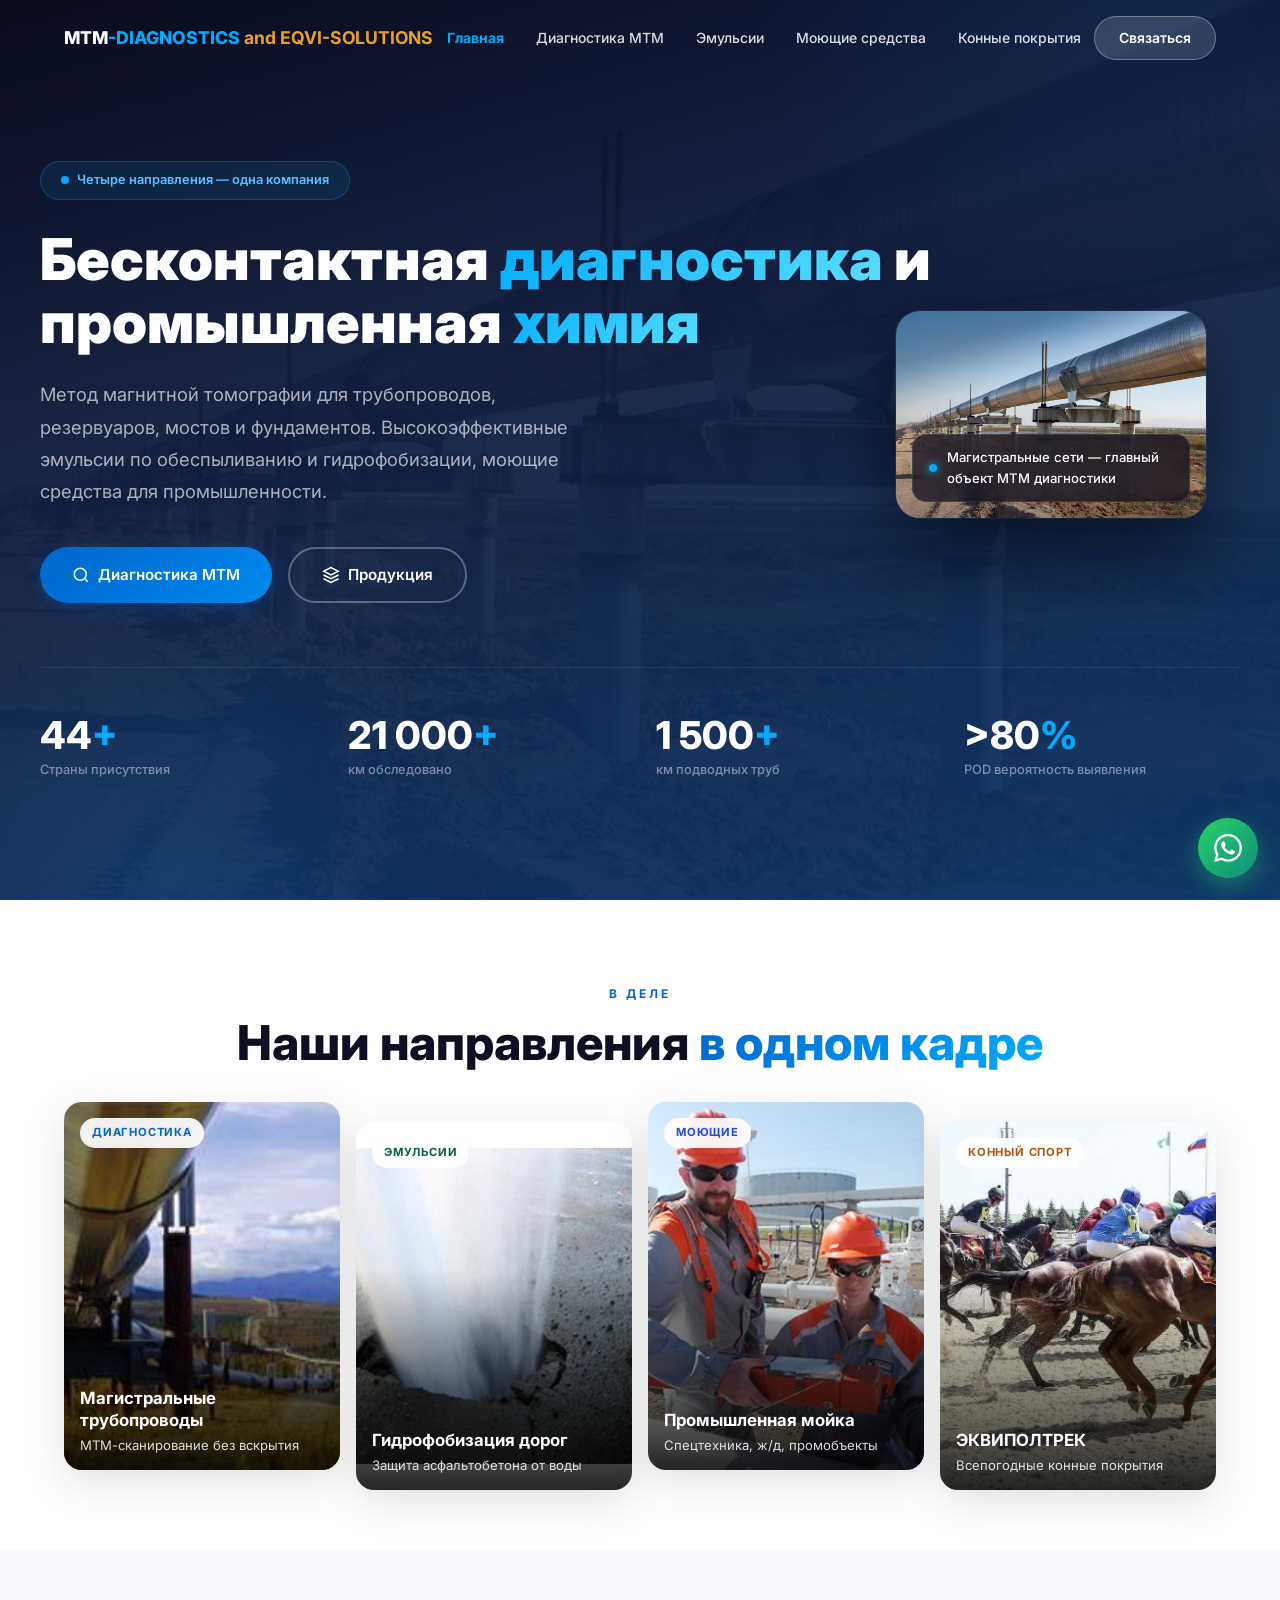
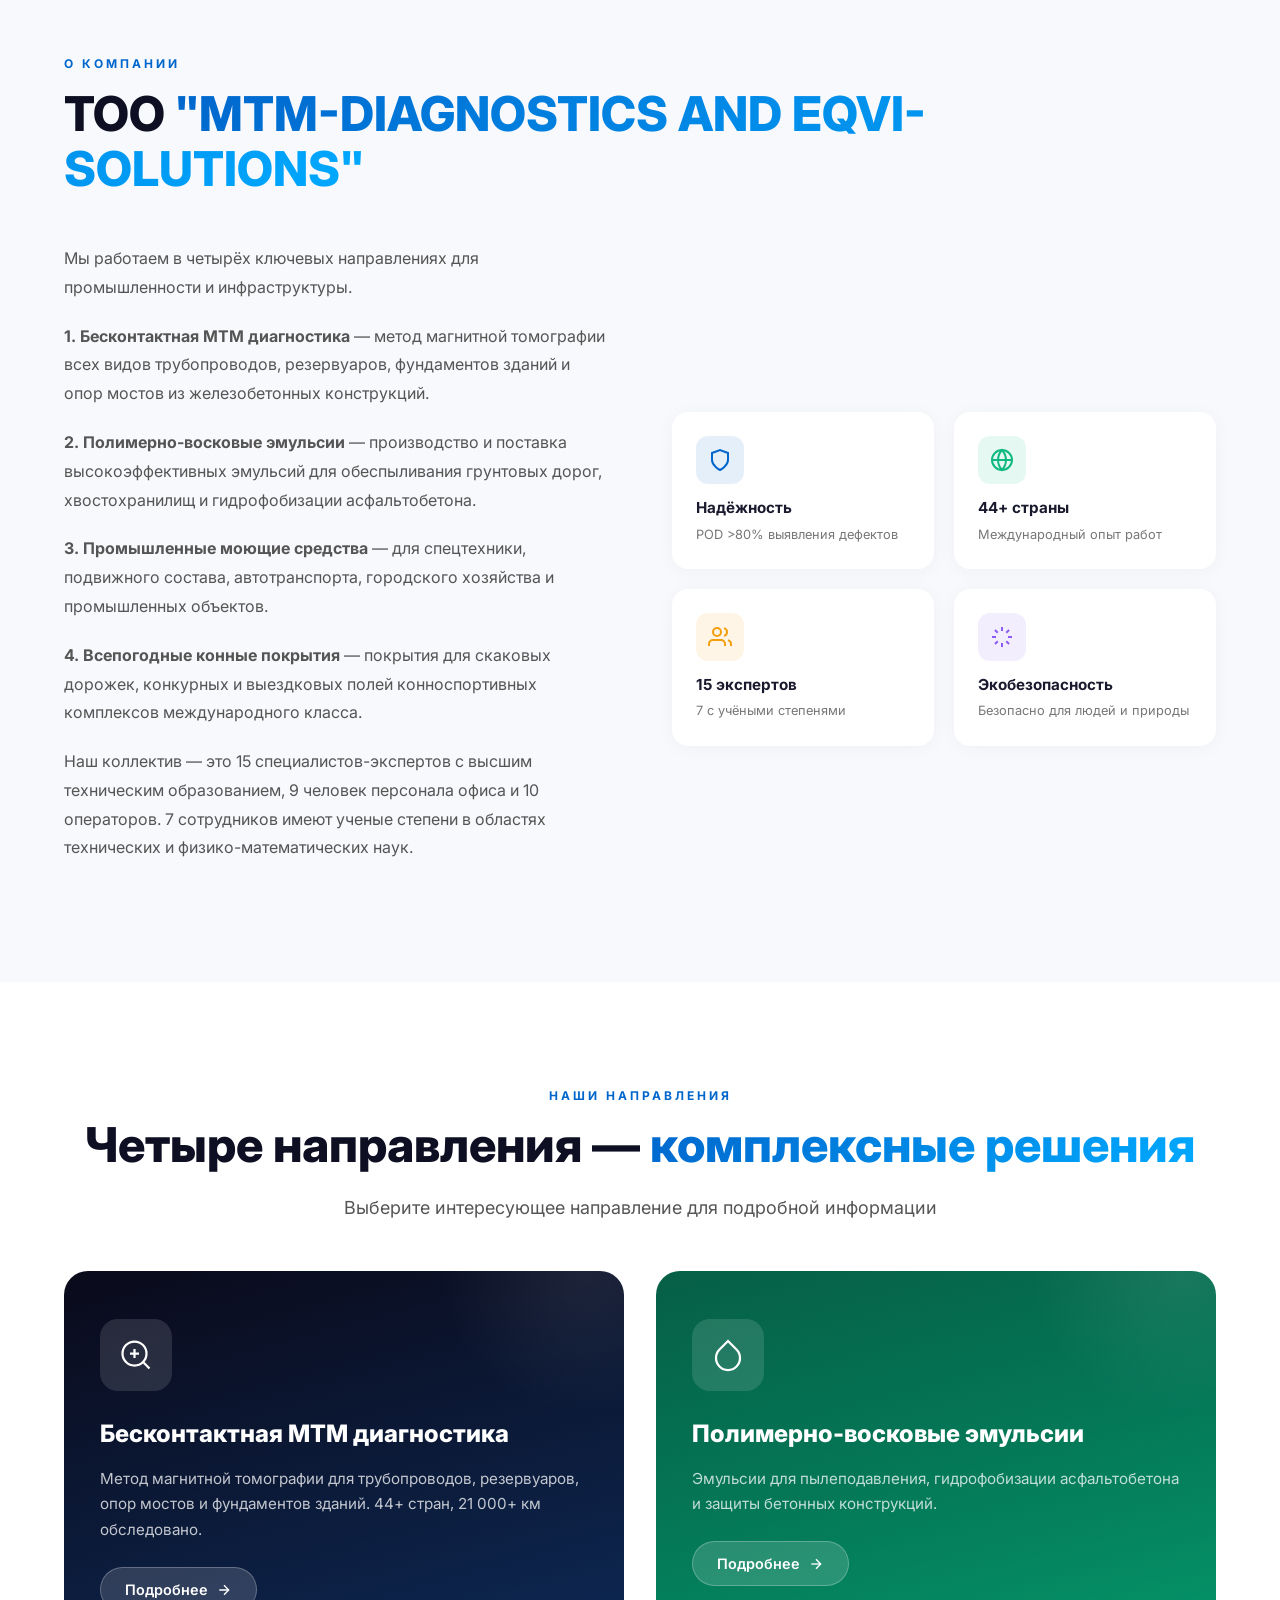
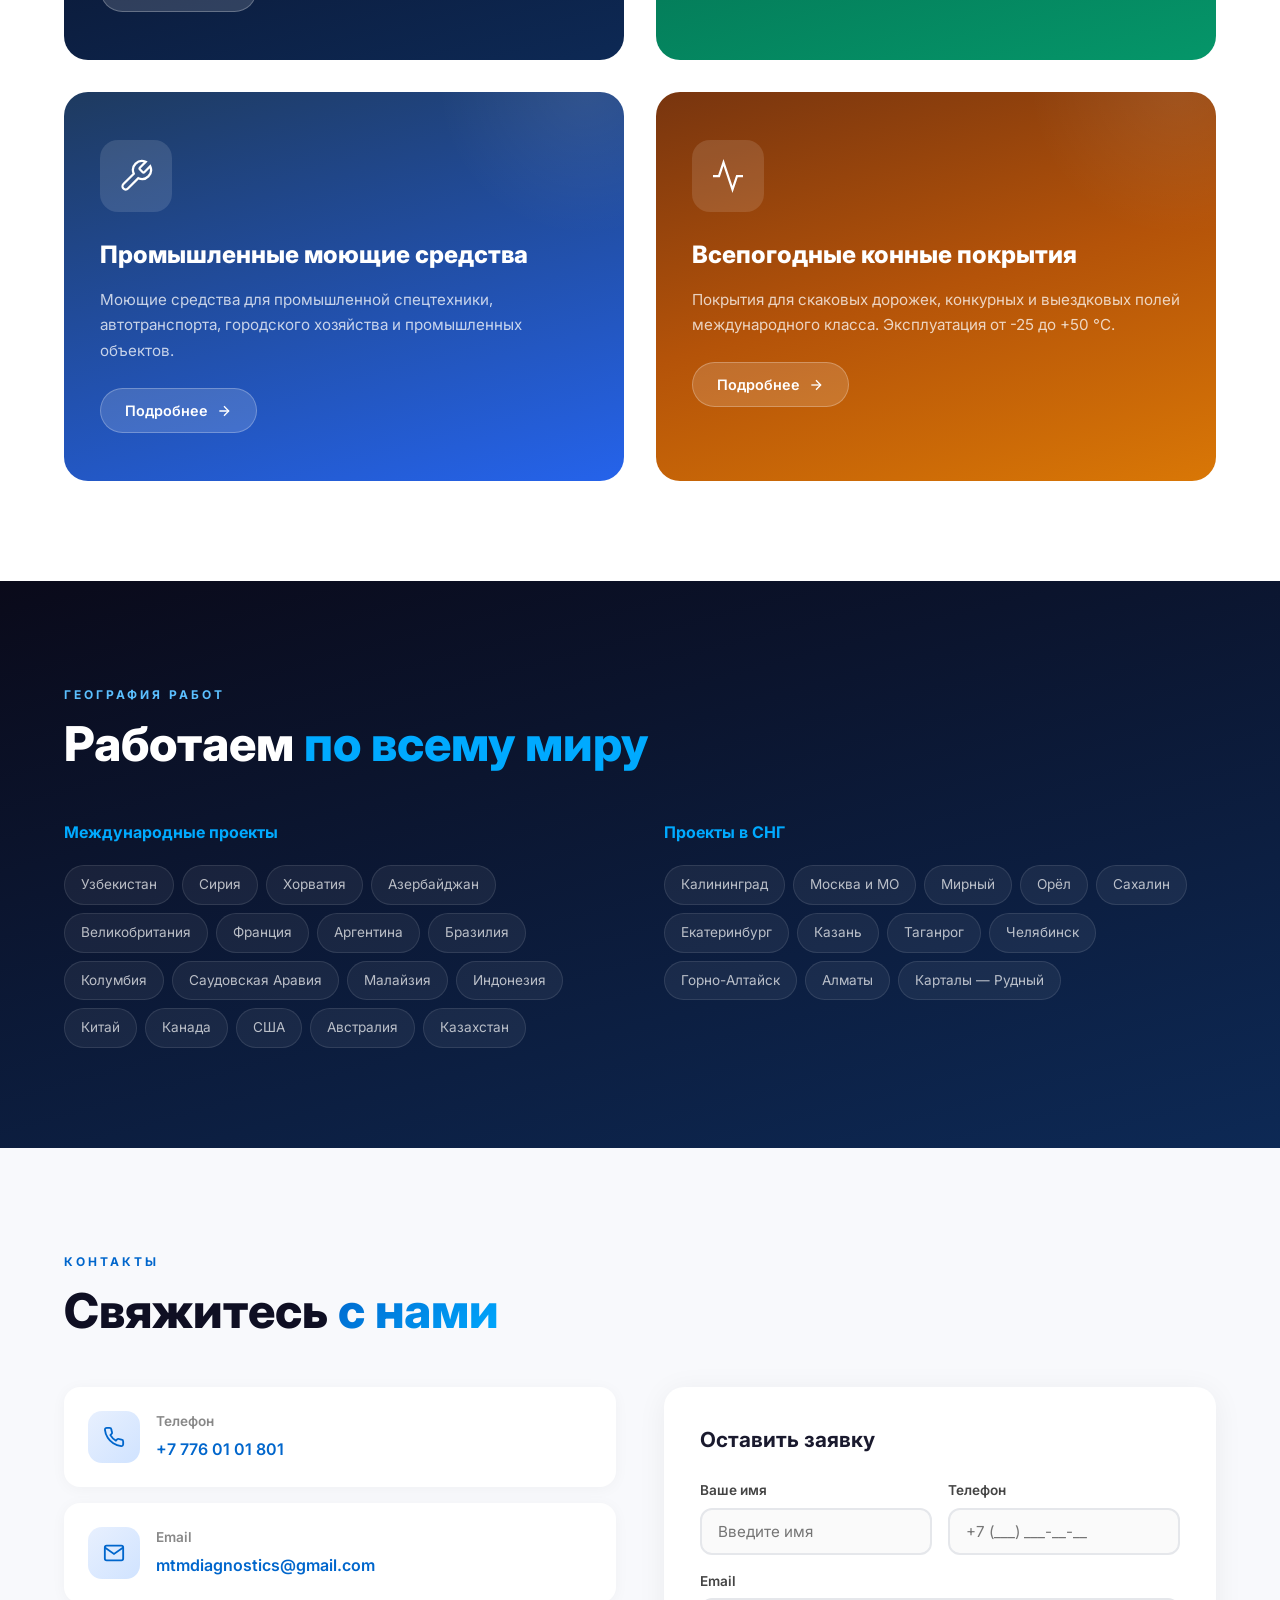
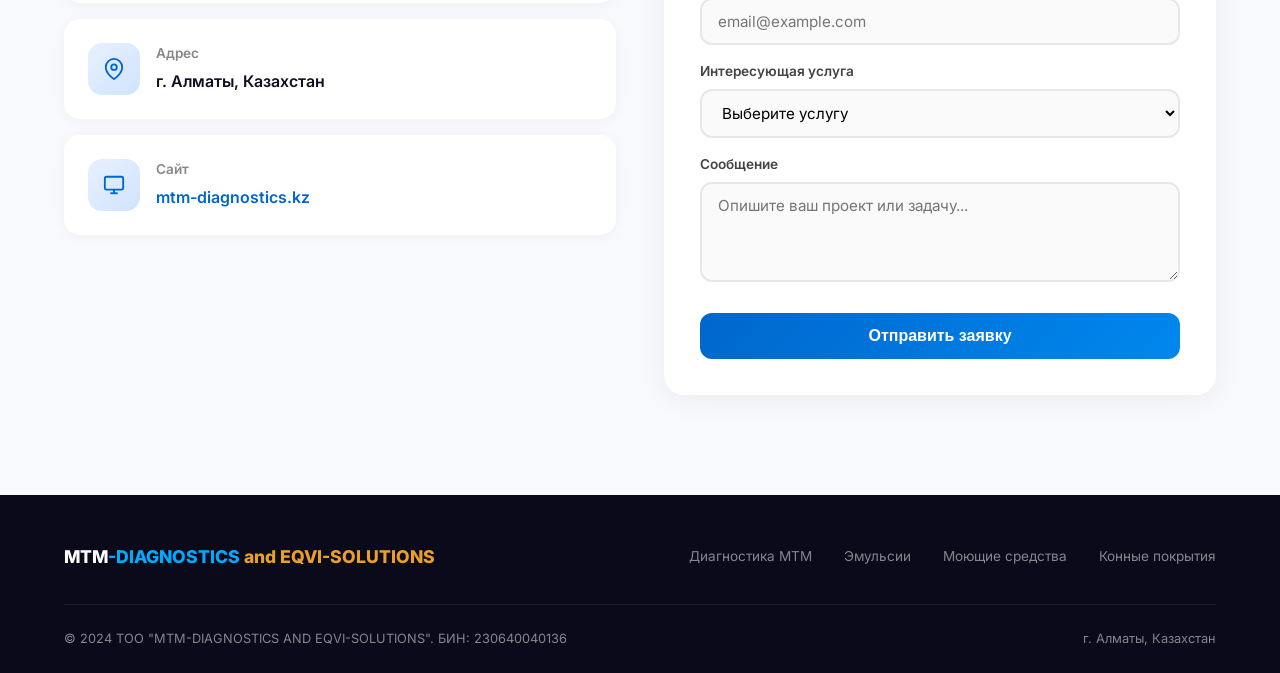
<file: index.html>
<!DOCTYPE html>
<html lang="ru">
<head>
    <meta charset="UTF-8">
    <meta name="viewport" content="width=device-width, initial-scale=1.0">
    <title>MTM-DIAGNOSTICS AND EQVI-SOLUTIONS — Диагностика и промышленная химия</title>
    <meta name="description" content="ТОО «MTM-DIAGNOSTICS AND EQVI-SOLUTIONS», г. Алматы. Бесконтактная МТМ диагностика трубопроводов, мостов и фундаментов. Полимерно-восковые эмульсии, моющие средства, всепогодные конные покрытия ЭКВИПОЛТРЕК.">
    <meta name="theme-color" content="#0066CC">
    <meta property="og:title" content="MTM-DIAGNOSTICS AND EQVI-SOLUTIONS">
    <meta property="og:description" content="Четыре направления — одна компания: МТМ-диагностика, эмульсии, моющие средства, конные покрытия. 44+ страны, 21 000+ км обследовано.">
    <meta property="og:type" content="website">
    <meta property="og:image" content="photos/pipeline-hero.jpg">
    <link rel="icon" type="image/svg+xml" href="data:image/svg+xml,%3Csvg xmlns='http://www.w3.org/2000/svg' viewBox='0 0 32 32'%3E%3Crect width='32' height='32' rx='6' fill='%230066CC'/%3E%3Ctext x='16' y='22' font-family='Arial,sans-serif' font-size='14' font-weight='800' text-anchor='middle' fill='white'%3EM%3C/text%3E%3C/svg%3E">
    <link rel="preconnect" href="https://fonts.googleapis.com">
    <link rel="preconnect" href="https://fonts.gstatic.com" crossorigin>
    <link href="https://fonts.googleapis.com/css2?family=Inter:wght@300;400;500;600;700;800;900&display=swap" rel="stylesheet">
    <link rel="stylesheet" href="style.css">
</head>
<body>

<!-- NAVBAR -->
<nav class="navbar" id="navbar">
    <div class="container">
        <a href="index.html" class="nav-logo">MTM<span>-DIAGNOSTICS</span> <span class="amber">and EQVI-SOLUTIONS</span></a>
        <ul class="nav-links">
            <li><a href="index.html" class="active">Главная</a></li>
            <li><a href="diagnostics.html">Диагностика МТМ</a></li>
            <li><a href="emulsions.html">Эмульсии</a></li>
            <li><a href="cleaning.html">Моющие средства</a></li>
            <li><a href="equestrian.html">Конные покрытия</a></li>
        </ul>
        <a href="#contacts" class="nav-cta">Связаться</a>
        <button class="nav-burger" onclick="toggleMenu()">
            <span></span><span></span><span></span>
        </button>
    </div>
</nav>

<!-- MOBILE MENU -->
<div class="mobile-menu" id="mobileMenu">
    <button class="mobile-close" onclick="toggleMenu()">&times;</button>
    <a href="index.html" onclick="toggleMenu()">Главная</a>
    <a href="diagnostics.html" onclick="toggleMenu()">Диагностика МТМ</a>
    <a href="emulsions.html" onclick="toggleMenu()">Эмульсии</a>
    <a href="cleaning.html" onclick="toggleMenu()">Моющие средства</a>
    <a href="equestrian.html" onclick="toggleMenu()">Конные покрытия</a>
    <a href="#contacts" onclick="toggleMenu()">Контакты</a>
</div>

<!-- HERO -->
<section class="hero hero-with-image">
    <div class="hero-image-bg" style="background-image:url('photos/pipeline-hero.jpg');"></div>
    <div class="container hero-content">
        <div class="hero-showcase">
            <div class="hero-showcase-text">
                <div class="hero-badge">Четыре направления — одна компания</div>
                <h1><span style="white-space:nowrap;">Бесконтактная <span class="highlight">диагностика</span> и</span><br><span style="white-space:nowrap;">промышленная <span class="highlight">химия</span></span></h1>
                <p>Метод магнитной томографии для трубопроводов, резервуаров, мостов и фундаментов. Высокоэффективные эмульсии по обеспыливанию и гидрофобизации, моющие средства для промышленности.</p>
                <div class="hero-buttons">
                    <a href="diagnostics.html" class="btn btn-primary">
                        <svg width="18" height="18" viewBox="0 0 24 24" fill="none" stroke="currentColor" stroke-width="2"><circle cx="11" cy="11" r="8"/><path d="m21 21-4.3-4.3"/></svg>
                        Диагностика МТМ
                    </a>
                    <a href="emulsions.html" class="btn btn-outline" style="color:#fff;border-color:rgba(255,255,255,0.3);">
                        <svg width="18" height="18" viewBox="0 0 24 24" fill="none" stroke="currentColor" stroke-width="2"><path d="M12 2L2 7l10 5 10-5-10-5z"/><path d="M2 17l10 5 10-5"/><path d="M2 12l10 5 10-5"/></svg>
                        Продукция
                    </a>
                </div>
            </div>
            <div class="hero-showcase-img">
                <img src="photos/pipeline-hero.jpg" alt="Магистральный трубопровод" loading="eager">
                <div class="img-plate">
                    <span class="img-plate-dot"></span>
                    <span>Магистральные сети — главный объект МТМ диагностики</span>
                </div>
            </div>
        </div>
        <div class="hero-stats">
            <div class="hero-stat">
                <div class="hero-stat-value">44<span>+</span></div>
                <div class="hero-stat-label">Страны присутствия</div>
            </div>
            <div class="hero-stat">
                <div class="hero-stat-value">21 000<span>+</span></div>
                <div class="hero-stat-label">км обследовано</div>
            </div>
            <div class="hero-stat">
                <div class="hero-stat-value">1 500<span>+</span></div>
                <div class="hero-stat-label">км подводных труб</div>
            </div>
            <div class="hero-stat">
                <div class="hero-stat-value">>80<span>%</span></div>
                <div class="hero-stat-label">POD вероятность выявления</div>
            </div>
        </div>
    </div>
</section>

<!-- PHOTO STRIP -->
<section class="photo-strip">
    <div class="container">
        <div class="fade-up" style="text-align:center; margin-bottom:32px;">
            <span class="section-label">В деле</span>
            <h2 class="section-title">Наши направления <span class="gradient-text">в одном кадре</span></h2>
        </div>
        <div class="photo-strip-grid fade-up">
            <div class="photo-card tag-info">
                <span class="photo-tag-corner">Диагностика</span>
                <img src="photos/pipeline-supports.jpg" alt="Трубопровод на опорах" loading="lazy">
                <div class="photo-plate">
                    <h4>Магистральные трубопроводы</h4>
                    <p>МТМ-сканирование без вскрытия</p>
                </div>
            </div>
            <div class="photo-card" style="--accent:#10b981;">
                <span class="photo-tag-corner" style="color:#065f46;">Эмульсии</span>
                <img src="photos/leak-asphalt.jpg" alt="Асфальт" loading="lazy">
                <div class="photo-plate">
                    <h4>Гидрофобизация дорог</h4>
                    <p>Защита асфальтобетона от воды</p>
                </div>
            </div>
            <div class="photo-card" style="--accent:#2563eb;">
                <span class="photo-tag-corner" style="color:#1d4ed8;">Моющие</span>
                <img src="photos/team-work.jpg" alt="Рабочие на объекте" loading="lazy">
                <div class="photo-plate">
                    <h4>Промышленная мойка</h4>
                    <p>Спецтехника, ж/д, промобъекты</p>
                </div>
            </div>
            <div class="photo-card tag-equi">
                <span class="photo-tag-corner">Конный спорт</span>
                <img src="photos/equi-akbuzat.jpg" alt="Скаковая дорожка с лошадьми" loading="lazy">
                <div class="photo-plate">
                    <h4>ЭКВИПОЛТРЕК</h4>
                    <p>Всепогодные конные покрытия</p>
                </div>
            </div>
        </div>
    </div>
</section>

<!-- ABOUT -->
<section class="section about" id="about">
    <div class="container">
        <div class="fade-up">
            <span class="section-label">О компании</span>
            <h2 class="section-title">ТОО <span class="gradient-text">"MTM-DIAGNOSTICS AND EQVI-SOLUTIONS"</span></h2>
        </div>
        <div class="about-grid">
            <div class="about-text fade-up">
                <p>Мы работаем в четырёх ключевых направлениях для промышленности и инфраструктуры.</p>
                <p><strong>1. Бесконтактная МТМ диагностика</strong> — метод магнитной томографии всех видов трубопроводов, резервуаров, фундаментов зданий и опор мостов из железобетонных конструкций.</p>
                <p><strong>2. Полимерно-восковые эмульсии</strong> — производство и поставка высокоэффективных эмульсий для обеспыливания грунтовых дорог, хвостохранилищ и гидрофобизации асфальтобетона.</p>
                <p><strong>3. Промышленные моющие средства</strong> — для спецтехники, подвижного состава, автотранспорта, городского хозяйства и промышленных объектов.</p>
                <p><strong>4. Всепогодные конные покрытия</strong> — покрытия для скаковых дорожек, конкурных и выездковых полей конноспортивных комплексов международного класса.</p>
                <p>Наш коллектив — это 15 специалистов-экспертов с высшим техническим образованием, 9 человек персонала офиса и 10 операторов. 7 сотрудников имеют ученые степени в областях технических и физико-математических наук.</p>
            </div>
            <div class="about-features fade-up">
                <div class="about-feature">
                    <div class="about-feature-icon icon-blue">
                        <svg width="24" height="24" viewBox="0 0 24 24" fill="none" stroke="currentColor" stroke-width="2"><path d="M12 22s8-4 8-10V5l-8-3-8 3v7c0 6 8 10 8 10z"/></svg>
                    </div>
                    <h4>Надёжность</h4>
                    <p>POD >80% выявления дефектов</p>
                </div>
                <div class="about-feature">
                    <div class="about-feature-icon icon-green">
                        <svg width="24" height="24" viewBox="0 0 24 24" fill="none" stroke="currentColor" stroke-width="2"><circle cx="12" cy="12" r="10"/><path d="M2 12h20"/><path d="M12 2a15.3 15.3 0 0 1 4 10 15.3 15.3 0 0 1-4 10 15.3 15.3 0 0 1-4-10 15.3 15.3 0 0 1 4-10z"/></svg>
                    </div>
                    <h4>44+ страны</h4>
                    <p>Международный опыт работ</p>
                </div>
                <div class="about-feature">
                    <div class="about-feature-icon icon-orange">
                        <svg width="24" height="24" viewBox="0 0 24 24" fill="none" stroke="currentColor" stroke-width="2"><path d="M17 21v-2a4 4 0 0 0-4-4H5a4 4 0 0 0-4 4v2"/><circle cx="9" cy="7" r="4"/><path d="M23 21v-2a4 4 0 0 0-3-3.87"/><path d="M16 3.13a4 4 0 0 1 0 7.75"/></svg>
                    </div>
                    <h4>15 экспертов</h4>
                    <p>7 с учёными степенями</p>
                </div>
                <div class="about-feature">
                    <div class="about-feature-icon icon-purple">
                        <svg width="24" height="24" viewBox="0 0 24 24" fill="none" stroke="currentColor" stroke-width="2"><path d="M12 2v4m0 12v4M4.93 4.93l2.83 2.83m8.48 8.48l2.83 2.83M2 12h4m12 0h4M4.93 19.07l2.83-2.83m8.48-8.48l2.83-2.83"/></svg>
                    </div>
                    <h4>Экобезопасность</h4>
                    <p>Безопасно для людей и природы</p>
                </div>
            </div>
        </div>
    </div>
</section>

<!-- FOUR DIRECTIONS -->
<section class="section directions">
    <div class="container">
        <div class="fade-up" style="text-align:center; margin-bottom: 16px;">
            <span class="section-label">Наши направления</span>
            <h2 class="section-title">Четыре направления — <span class="gradient-text">комплексные решения</span></h2>
            <p class="section-subtitle" style="margin: 0 auto;">Выберите интересующее направление для подробной информации</p>
        </div>

        <div class="directions-grid fade-up">
            <a href="diagnostics.html" class="direction-card direction-card-diag">
                <div class="direction-card-icon">
                    <svg viewBox="0 0 24 24" fill="none" stroke="#fff" stroke-width="1.5"><circle cx="11" cy="11" r="8"/><path d="m21 21-4.3-4.3"/><path d="M11 8v6"/><path d="M8 11h6"/></svg>
                </div>
                <h3>Бесконтактная МТМ диагностика</h3>
                <p>Метод магнитной томографии для трубопроводов, резервуаров, опор мостов и фундаментов зданий. 44+ стран, 21 000+ км обследовано.</p>
                <span class="card-link">
                    Подробнее
                    <svg viewBox="0 0 24 24" fill="none" stroke="currentColor" stroke-width="2"><path d="M5 12h14"/><path d="m12 5 7 7-7 7"/></svg>
                </span>
            </a>
            <a href="emulsions.html" class="direction-card direction-card-emulsion">
                <div class="direction-card-icon">
                    <svg viewBox="0 0 24 24" fill="none" stroke="#fff" stroke-width="1.5"><path d="M12 2.69l5.66 5.66a8 8 0 11-11.31 0z"/></svg>
                </div>
                <h3>Полимерно-восковые эмульсии</h3>
                <p>Эмульсии для пылеподавления, гидрофобизации асфальтобетона и защиты бетонных конструкций.</p>
                <span class="card-link">
                    Подробнее
                    <svg viewBox="0 0 24 24" fill="none" stroke="currentColor" stroke-width="2"><path d="M5 12h14"/><path d="m12 5 7 7-7 7"/></svg>
                </span>
            </a>
            <a href="cleaning.html" class="direction-card direction-card-cleaning">
                <div class="direction-card-icon">
                    <svg viewBox="0 0 24 24" fill="none" stroke="#fff" stroke-width="1.5"><path d="M14.7 6.3a1 1 0 000 1.4l1.6 1.6a1 1 0 001.4 0l3.77-3.77a6 6 0 01-7.94 7.94l-6.91 6.91a2.12 2.12 0 01-3-3l6.91-6.91a6 6 0 017.94-7.94l-3.76 3.76z"/></svg>
                </div>
                <h3>Промышленные моющие средства</h3>
                <p>Моющие средства для промышленной спецтехники, автотранспорта, городского хозяйства и промышленных объектов.</p>
                <span class="card-link">
                    Подробнее
                    <svg viewBox="0 0 24 24" fill="none" stroke="currentColor" stroke-width="2"><path d="M5 12h14"/><path d="m12 5 7 7-7 7"/></svg>
                </span>
            </a>
            <a href="equestrian.html" class="direction-card direction-card-equestrian">
                <div class="direction-card-icon">
                    <svg viewBox="0 0 24 24" fill="none" stroke="#fff" stroke-width="1.5"><path d="M22 12h-4l-3 9L9 3l-3 9H2"/></svg>
                </div>
                <h3>Всепогодные конные покрытия</h3>
                <p>Покрытия для скаковых дорожек, конкурных и выездковых полей международного класса. Эксплуатация от -25 до +50 &deg;C.</p>
                <span class="card-link">
                    Подробнее
                    <svg viewBox="0 0 24 24" fill="none" stroke="currentColor" stroke-width="2"><path d="M5 12h14"/><path d="m12 5 7 7-7 7"/></svg>
                </span>
            </a>
        </div>
    </div>
</section>

<!-- GEOGRAPHY -->
<section class="section geography" id="geography">
    <div class="container">
        <div class="fade-up">
            <span class="section-label" style="color:#5bc0ff;">География работ</span>
            <h2 class="section-title" style="color:#fff;">Работаем <span style="color:#00AAFF;">по всему миру</span></h2>
        </div>
        <div class="geo-grid fade-up">
            <div class="geo-block">
                <h4>Международные проекты</h4>
                <div class="geo-list">
                    <span class="geo-chip">Узбекистан</span>
                    <span class="geo-chip">Сирия</span>
                    <span class="geo-chip">Хорватия</span>
                    <span class="geo-chip">Азербайджан</span>
                    <span class="geo-chip">Великобритания</span>
                    <span class="geo-chip">Франция</span>
                    <span class="geo-chip">Аргентина</span>
                    <span class="geo-chip">Бразилия</span>
                    <span class="geo-chip">Колумбия</span>
                    <span class="geo-chip">Саудовская Аравия</span>
                    <span class="geo-chip">Малайзия</span>
                    <span class="geo-chip">Индонезия</span>
                    <span class="geo-chip">Китай</span>
                    <span class="geo-chip">Канада</span>
                    <span class="geo-chip">США</span>
                    <span class="geo-chip">Австралия</span>
                    <span class="geo-chip">Казахстан</span>
                </div>
            </div>
            <div class="geo-block">
                <h4>Проекты в СНГ</h4>
                <div class="geo-list">
                    <span class="geo-chip">Калининград</span>
                    <span class="geo-chip">Москва и МО</span>
                    <span class="geo-chip">Мирный</span>
                    <span class="geo-chip">Орёл</span>
                    <span class="geo-chip">Сахалин</span>
                    <span class="geo-chip">Екатеринбург</span>
                    <span class="geo-chip">Казань</span>
                    <span class="geo-chip">Таганрог</span>
                    <span class="geo-chip">Челябинск</span>
                    <span class="geo-chip">Горно-Алтайск</span>
                    <span class="geo-chip">Алматы</span>
                    <span class="geo-chip">Карталы — Рудный</span>
                </div>
            </div>
        </div>
    </div>
</section>

<!-- CONTACTS -->
<section class="section contacts" id="contacts">
    <div class="container">
        <div class="fade-up">
            <span class="section-label">Контакты</span>
            <h2 class="section-title">Свяжитесь <span class="gradient-text">с нами</span></h2>
        </div>
        <div class="contacts-grid">
            <div class="contact-info-cards fade-up">
                <div class="contact-info-card">
                    <div class="contact-icon">
                        <svg viewBox="0 0 24 24" stroke-width="2"><path d="M22 16.92v3a2 2 0 01-2.18 2 19.79 19.79 0 01-8.63-3.07 19.5 19.5 0 01-6-6 19.79 19.79 0 01-3.07-8.67A2 2 0 014.11 2h3a2 2 0 012 1.72c.127.96.361 1.903.7 2.81a2 2 0 01-.45 2.11L8.09 9.91a16 16 0 006 6l1.27-1.27a2 2 0 012.11-.45c.907.339 1.85.573 2.81.7A2 2 0 0122 16.92z"/></svg>
                    </div>
                    <div>
                        <h4>Телефон</h4>
                        <p><a href="tel:+77760101801">+7 776 01 01 801</a></p>
                    </div>
                </div>
                <div class="contact-info-card">
                    <div class="contact-icon">
                        <svg viewBox="0 0 24 24" stroke-width="2"><path d="M4 4h16c1.1 0 2 .9 2 2v12c0 1.1-.9 2-2 2H4c-1.1 0-2-.9-2-2V6c0-1.1.9-2 2-2z"/><polyline points="22,6 12,13 2,6"/></svg>
                    </div>
                    <div>
                        <h4>Email</h4>
                        <p><a href="mailto:mtmdiagnostics@gmail.com">mtmdiagnostics@gmail.com</a></p>
                    </div>
                </div>
                <div class="contact-info-card">
                    <div class="contact-icon">
                        <svg viewBox="0 0 24 24" stroke-width="2"><path d="M21 10c0 7-9 13-9 13s-9-6-9-13a9 9 0 0118 0z"/><circle cx="12" cy="10" r="3"/></svg>
                    </div>
                    <div>
                        <h4>Адрес</h4>
                        <p>г. Алматы, Казахстан</p>
                    </div>
                </div>
                <div class="contact-info-card">
                    <div class="contact-icon">
                        <svg viewBox="0 0 24 24" stroke-width="2"><rect x="2" y="3" width="20" height="14" rx="2" ry="2"/><line x1="8" y1="21" x2="16" y2="21"/><line x1="12" y1="17" x2="12" y2="21"/></svg>
                    </div>
                    <div>
                        <h4>Сайт</h4>
                        <p><a href="https://mtm-diagnostics.kz" target="_blank">mtm-diagnostics.kz</a></p>
                    </div>
                </div>
            </div>
            <div class="contact-form fade-up">
                <h3>Оставить заявку</h3>
                <form onsubmit="handleSubmit(event)">
                    <div class="form-row">
                        <div class="form-group">
                            <label>Ваше имя</label>
                            <input type="text" placeholder="Введите имя" required>
                        </div>
                        <div class="form-group">
                            <label>Телефон</label>
                            <input type="tel" placeholder="+7 (___) ___-__-__" required>
                        </div>
                    </div>
                    <div class="form-group">
                        <label>Email</label>
                        <input type="email" placeholder="email@example.com">
                    </div>
                    <div class="form-group">
                        <label>Интересующая услуга</label>
                        <select>
                            <option value="">Выберите услугу</option>
                            <option>Диагностика трубопроводов</option>
                            <option>Диагностика опор мостов</option>
                            <option>Диагностика фундаментов</option>
                            <option>Эмульсии для пылеподавления</option>
                            <option>Гидрофобизация покрытий</option>
                            <option>Моющие средства</option>
                            <option>Другое</option>
                        </select>
                    </div>
                    <div class="form-group">
                        <label>Сообщение</label>
                        <textarea placeholder="Опишите ваш проект или задачу..."></textarea>
                    </div>
                    <button type="submit" class="form-submit">Отправить заявку</button>
                </form>
            </div>
        </div>
    </div>
</section>

<!-- FLOATING CALL -->
<a href="https://wa.me/77760101801" class="floating-call" aria-label="Написать в WhatsApp" target="_blank" rel="noopener">
    <svg viewBox="0 0 24 24"><path d="M17.472 14.382c-.297-.149-1.758-.867-2.03-.967-.273-.099-.471-.148-.67.15-.197.297-.767.966-.94 1.164-.173.199-.347.223-.644.075-.297-.15-1.255-.463-2.39-1.475-.883-.788-1.48-1.761-1.653-2.059-.173-.297-.018-.458.13-.606.134-.133.298-.347.446-.52.149-.174.198-.298.297-.497.099-.198.05-.371-.025-.52-.075-.149-.669-1.612-.916-2.207-.242-.579-.487-.5-.669-.51-.173-.008-.371-.01-.57-.01-.198 0-.52.074-.792.372-.272.297-1.04 1.016-1.04 2.479 0 1.462 1.065 2.875 1.213 3.074.149.198 2.096 3.2 5.077 4.487.709.306 1.262.489 1.694.625.712.227 1.36.195 1.871.118.571-.085 1.758-.719 2.006-1.413.248-.694.248-1.289.173-1.413-.074-.124-.272-.198-.57-.347m-5.421 7.403h-.004a9.87 9.87 0 01-5.031-1.378l-.361-.214-3.741.982.998-3.648-.235-.374a9.86 9.86 0 01-1.51-5.26c.001-5.45 4.436-9.884 9.888-9.884 2.64 0 5.122 1.03 6.988 2.898a9.825 9.825 0 012.893 6.994c-.003 5.45-4.437 9.884-9.885 9.884m8.413-18.297A11.815 11.815 0 0012.05 0C5.495 0 .16 5.335.157 11.892c0 2.096.547 4.142 1.588 5.945L.057 24l6.305-1.654a11.882 11.882 0 005.683 1.448h.005c6.554 0 11.89-5.335 11.893-11.893a11.821 11.821 0 00-3.48-8.413z"/></svg>
</a>

<!-- FOOTER -->
<footer class="footer">
    <div class="container">
        <div class="footer-top">
            <div class="footer-logo">MTM<span>-DIAGNOSTICS</span> <span class="amber">and EQVI-SOLUTIONS</span></div>
            <ul class="footer-links">
                <li><a href="diagnostics.html">Диагностика МТМ</a></li>
                <li><a href="emulsions.html">Эмульсии</a></li>
                <li><a href="cleaning.html">Моющие средства</a></li>
                <li><a href="equestrian.html">Конные покрытия</a></li>
            </ul>
        </div>
        <div class="footer-bottom">
            <span>&copy; 2024 ТОО "MTM-DIAGNOSTICS AND EQVI-SOLUTIONS". БИН: 230640040136</span>
            <span>г. Алматы, Казахстан</span>
        </div>
    </div>
</footer>

<script>
    const navbar = document.getElementById('navbar');
    window.addEventListener('scroll', () => {
        navbar.classList.toggle('scrolled', window.scrollY > 50);
    });

    function toggleMenu() {
        document.getElementById('mobileMenu').classList.toggle('open');
    }

    const observer = new IntersectionObserver((entries) => {
        entries.forEach(entry => {
            if (entry.isIntersecting) entry.target.classList.add('visible');
        });
    }, { threshold: 0.1, rootMargin: '0px 0px -40px 0px' });
    document.querySelectorAll('.fade-up').forEach(el => observer.observe(el));

    function animateCounters() {
        document.querySelectorAll('.hero-stat-value').forEach(el => {
            const text = el.textContent;
            const num = parseInt(text.replace(/[^\d]/g, ''));
            if (isNaN(num) || num === 0) return;
            let current = 0;
            const increment = num / 60;
            const suffix = text.replace(/[\d\s]/g, '');
            const prefix = text.match(/^[^\d]*/)?.[0] || '';
            const timer = setInterval(() => {
                current += increment;
                if (current >= num) {
                    el.innerHTML = text.replace(String(num), num.toLocaleString('ru-RU'));
                    el.innerHTML = el.innerHTML.replace(/([+%])/, '<span>$1</span>');
                    clearInterval(timer);
                } else {
                    const display = Math.floor(current).toLocaleString('ru-RU');
                    el.innerHTML = prefix + display + '<span>' + suffix + '</span>';
                }
            }, 25);
        });
    }
    animateCounters();

    function handleSubmit(e) {
        e.preventDefault();
        const btn = e.target.querySelector('.form-submit');
        btn.textContent = 'Заявка отправлена!';
        btn.style.background = 'linear-gradient(135deg, #10b981, #059669)';
        setTimeout(() => {
            btn.textContent = 'Отправить заявку';
            btn.style.background = '';
            e.target.reset();
        }, 3000);
    }
</script>

</body>
</html>
</file>
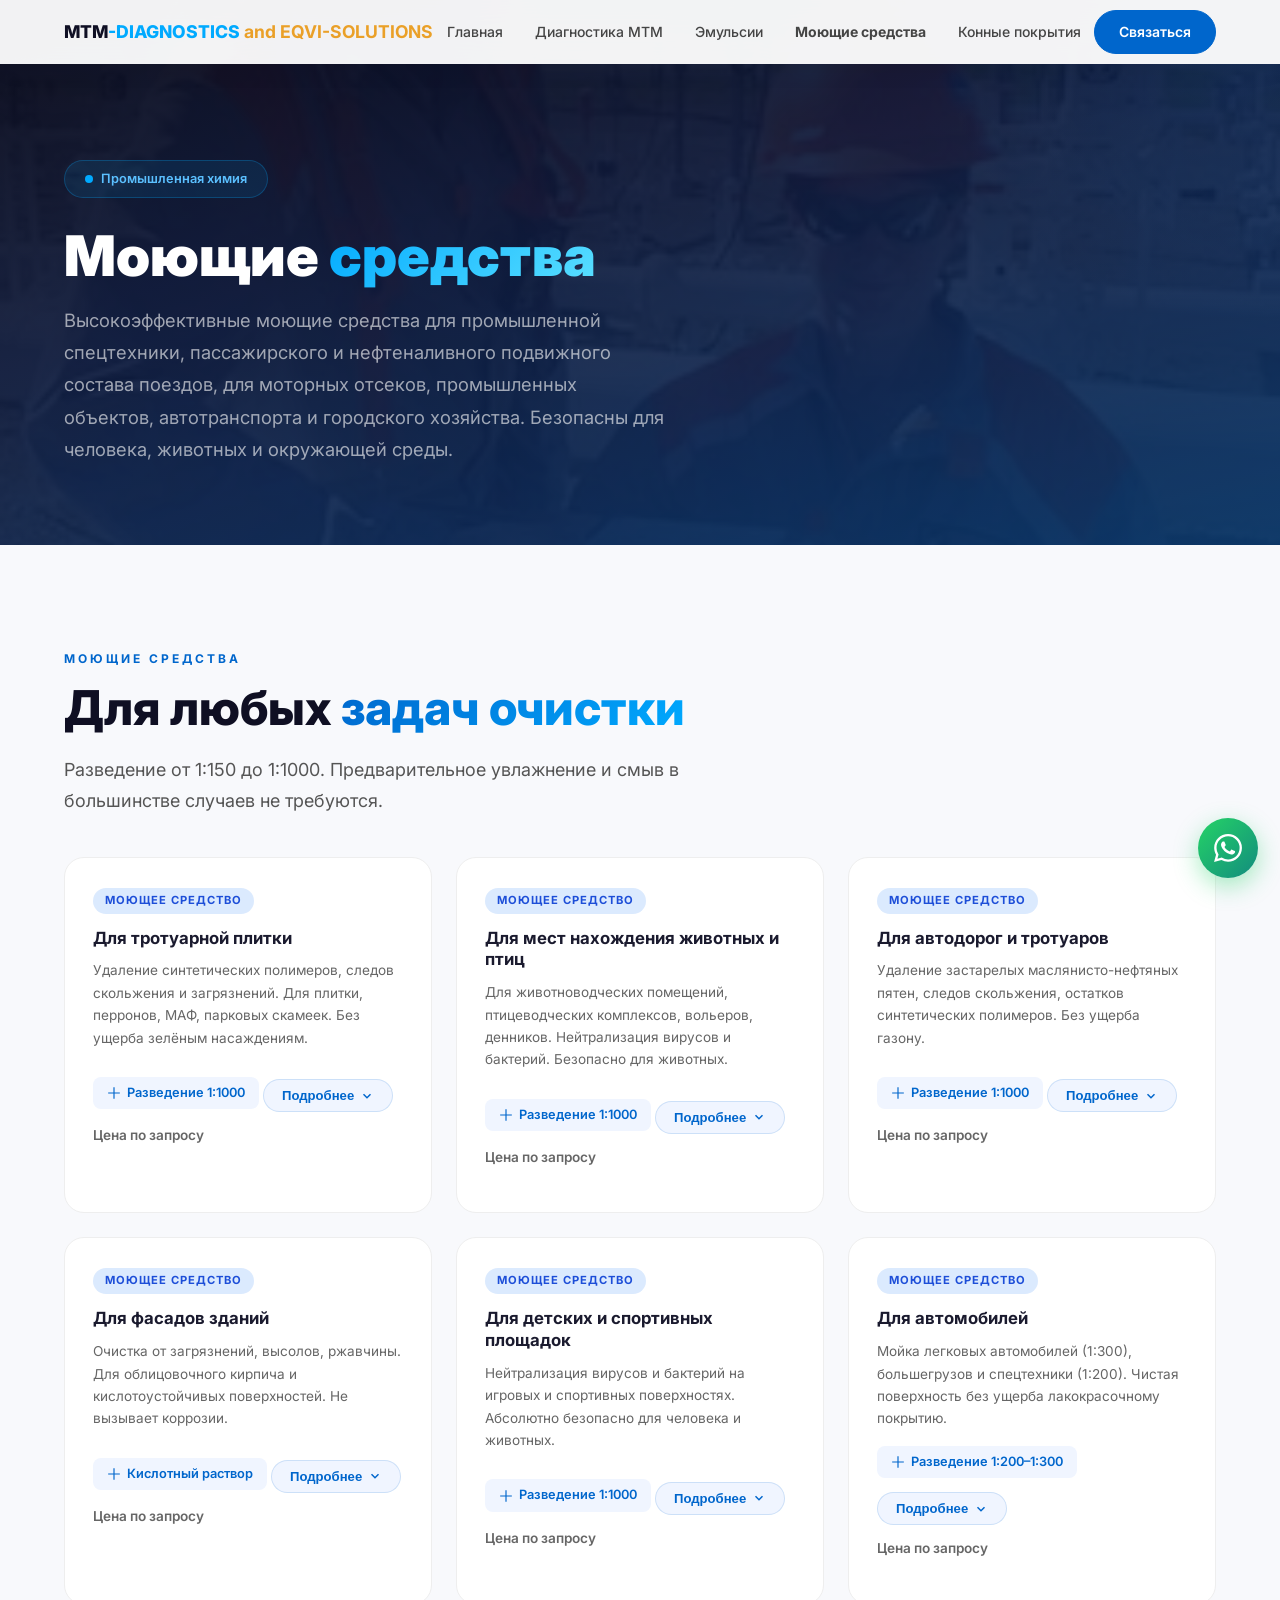
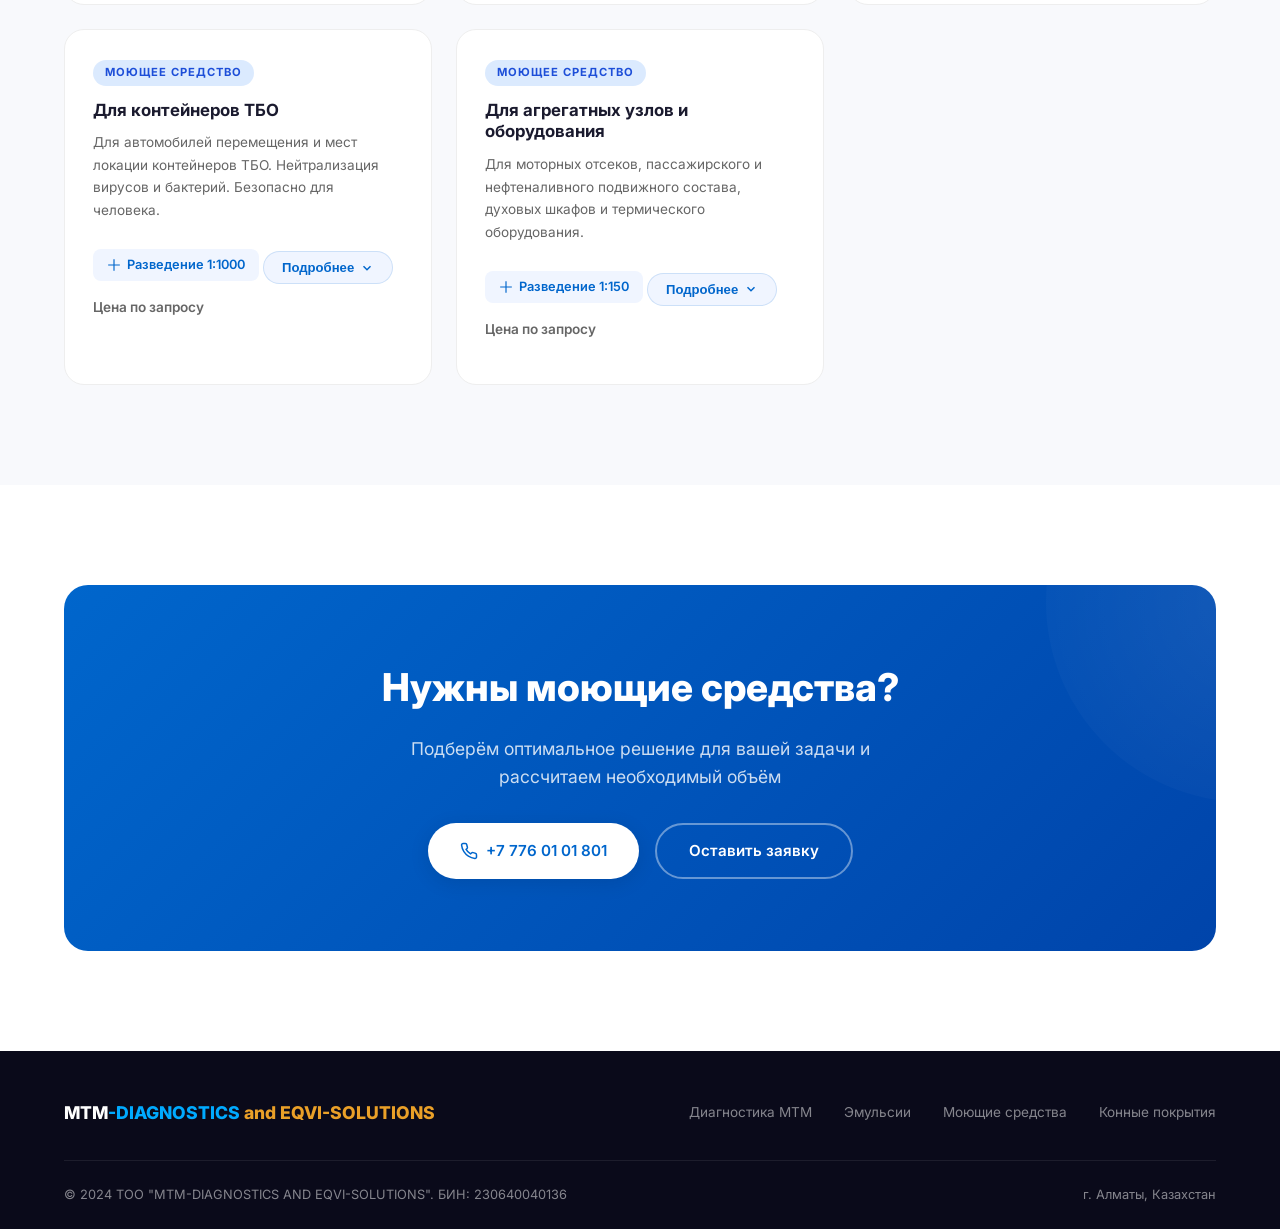
<file: cleaning.html>
<!DOCTYPE html>
<html lang="ru">
<head>
    <meta charset="UTF-8">
    <meta name="viewport" content="width=device-width, initial-scale=1.0">
    <title>Моющие средства — MTM-DIAGNOSTICS AND EQVI-SOLUTIONS</title>
    <meta name="description" content="Высокоэффективные моющие средства для промышленной спецтехники, ж/д подвижного состава, городского хозяйства, фасадов и автомобилей. Безопасны для людей и животных.">
    <meta name="theme-color" content="#0066CC">
    <meta property="og:title" content="Промышленные моющие средства">
    <meta property="og:description" content="8 видов моющих средств для любых задач очистки. Разведение от 1:150 до 1:1000. Без вреда для зелёных насаждений.">
    <meta property="og:image" content="photos/team-work.jpg">
    <link rel="icon" type="image/svg+xml" href="data:image/svg+xml,%3Csvg xmlns='http://www.w3.org/2000/svg' viewBox='0 0 32 32'%3E%3Crect width='32' height='32' rx='6' fill='%230066CC'/%3E%3Ctext x='16' y='22' font-family='Arial,sans-serif' font-size='14' font-weight='800' text-anchor='middle' fill='white'%3EM%3C/text%3E%3C/svg%3E">
    <link rel="preconnect" href="https://fonts.googleapis.com">
    <link rel="preconnect" href="https://fonts.gstatic.com" crossorigin>
    <link href="https://fonts.googleapis.com/css2?family=Inter:wght@300;400;500;600;700;800;900&display=swap" rel="stylesheet">
    <link rel="stylesheet" href="style.css">
</head>
<body>

<!-- NAVBAR -->
<nav class="navbar navbar-light" id="navbar">
    <div class="container">
        <a href="index.html" class="nav-logo">MTM<span>-DIAGNOSTICS</span> <span class="amber">and EQVI-SOLUTIONS</span></a>
        <ul class="nav-links">
            <li><a href="index.html">Главная</a></li>
            <li><a href="diagnostics.html">Диагностика МТМ</a></li>
            <li><a href="emulsions.html">Эмульсии</a></li>
            <li><a href="cleaning.html" class="active">Моющие средства</a></li>
            <li><a href="equestrian.html">Конные покрытия</a></li>
        </ul>
        <a href="index.html#contacts" class="nav-cta">Связаться</a>
        <button class="nav-burger" onclick="toggleMenu()">
            <span></span><span></span><span></span>
        </button>
    </div>
</nav>

<!-- MOBILE MENU -->
<div class="mobile-menu" id="mobileMenu">
    <button class="mobile-close" onclick="toggleMenu()">&times;</button>
    <a href="index.html" onclick="toggleMenu()">Главная</a>
    <a href="diagnostics.html" onclick="toggleMenu()">Диагностика МТМ</a>
    <a href="emulsions.html" onclick="toggleMenu()">Эмульсии</a>
    <a href="cleaning.html" onclick="toggleMenu()">Моющие средства</a>
    <a href="equestrian.html" onclick="toggleMenu()">Конные покрытия</a>
    <a href="index.html#contacts" onclick="toggleMenu()">Контакты</a>
</div>

<!-- PAGE HERO -->
<section class="page-hero page-hero-with-img">
    <div class="page-hero-img-bg" style="background-image:url('photos/team-work.jpg');"></div>
    <div class="container">
        <div class="hero-badge">Промышленная химия</div>
        <h1>Моющие <span class="highlight">средства</span></h1>
        <p>Высокоэффективные моющие средства для промышленной спецтехники, пассажирского и нефтеналивного подвижного состава поездов, для моторных отсеков, промышленных объектов, автотранспорта и городского хозяйства. Безопасны для человека, животных и окружающей среды.</p>
    </div>
</section>

<!-- PRODUCTS -->
<section class="section products" style="background:#f8f9fc;">
    <div class="container">
        <div class="fade-up">
            <span class="section-label">Моющие средства</span>
            <h2 class="section-title">Для любых <span class="gradient-text">задач очистки</span></h2>
            <p class="section-subtitle">Разведение от 1:150 до 1:1000. Предварительное увлажнение и смыв в большинстве случаев не требуются.</p>
        </div>

        <div class="products-grid" style="margin-top:40px;">
            <div class="product-card fade-up">
                <span class="product-tag tag-wash">Моющее средство</span>
                <h4>Для тротуарной плитки</h4>
                <p>Удаление синтетических полимеров, следов скольжения и загрязнений. Для плитки, перронов, МАФ, парковых скамеек. Без ущерба зелёным насаждениям.</p>
                <div class="product-ratio">
                    <svg width="14" height="14" viewBox="0 0 24 24" fill="none" stroke="currentColor" stroke-width="2"><path d="M12 2v20M2 12h20"/></svg>
                    Разведение 1:1000
                </div>
                <button class="expand-btn" onclick="toggleExpand(this)">Подробнее <svg viewBox="0 0 24 24" stroke-width="2.5"><polyline points="6 9 12 15 18 9"/></svg></button>
                <div class="expand-content">
                    <div class="expand-inner">
                        <h5>Применение и способ использования:</h5>
                        <p>Для мойки всех видов тротуарной/гранитной плитки, площадей вокзалов, ж/д перронов, мест ожидания общественного транспорта, МАФ, парковых скамеек и других форм благоустройства.</p>
                        <ul>
                            <li>Необходим технологический транспорт с системой водоподачи под давлением</li>
                            <li>Раствор готовится в соотношении 1:1000</li>
                            <li>Предварительное увлажнение и смыв моющего раствора не требуется</li>
                            <li>Ущерб зелёным насаждениям и газону исключается</li>
                        </ul>
                    </div>
                </div>
                <p class="product-price">Цена по запросу</p>
            </div>

            <div class="product-card fade-up">
                <span class="product-tag tag-wash">Моющее средство</span>
                <h4>Для мест нахождения животных и птиц</h4>
                <p>Для животноводческих помещений, птицеводческих комплексов, вольеров, денников. Нейтрализация вирусов и бактерий. Безопасно для животных.</p>
                <div class="product-ratio">
                    <svg width="14" height="14" viewBox="0 0 24 24" fill="none" stroke="currentColor" stroke-width="2"><path d="M12 2v20M2 12h20"/></svg>
                    Разведение 1:1000
                </div>
                <button class="expand-btn" onclick="toggleExpand(this)">Подробнее <svg viewBox="0 0 24 24" stroke-width="2.5"><polyline points="6 9 12 15 18 9"/></svg></button>
                <div class="expand-content">
                    <div class="expand-inner">
                        <h5>Применение и способ использования:</h5>
                        <p>Для мойки животноводческих помещений и птицеводческих комплексов, зон ветеринарного обслуживания, вольеров, денников и других мест нахождения животных и птицы.</p>
                        <ul>
                            <li>Необходимо оборудование с водоподачей под давлением или ручная мойка</li>
                            <li>Средство разводится водой 1:1000</li>
                            <li>Предварительное увлажнение и смыв не обязательны</li>
                            <li>Абсолютно безопасно для человека и животных</li>
                            <li>Обеспечивает чистоту и нейтрализацию вирусов и бактерий</li>
                        </ul>
                    </div>
                </div>
                <p class="product-price">Цена по запросу</p>
            </div>

            <div class="product-card fade-up">
                <span class="product-tag tag-wash">Моющее средство</span>
                <h4>Для автодорог и тротуаров</h4>
                <p>Удаление застарелых маслянисто-нефтяных пятен, следов скольжения, остатков синтетических полимеров. Без ущерба газону.</p>
                <div class="product-ratio">
                    <svg width="14" height="14" viewBox="0 0 24 24" fill="none" stroke="currentColor" stroke-width="2"><path d="M12 2v20M2 12h20"/></svg>
                    Разведение 1:1000
                </div>
                <button class="expand-btn" onclick="toggleExpand(this)">Подробнее <svg viewBox="0 0 24 24" stroke-width="2.5"><polyline points="6 9 12 15 18 9"/></svg></button>
                <div class="expand-content">
                    <div class="expand-inner">
                        <h5>Применение:</h5>
                        <ul>
                            <li>Необходим технологический транспорт с системой водоподачи под давлением</li>
                            <li>Раствор: в ёмкость с водой вносится средство в соотношении 1:1000</li>
                            <li>Обильный пролив автодороги / тротуара моющим раствором</li>
                            <li>Предварительное увлажнение и последующий смыв не требуются</li>
                            <li>Ущерб зелёным насаждениям и газону исключается</li>
                        </ul>
                    </div>
                </div>
                <p class="product-price">Цена по запросу</p>
            </div>

            <div class="product-card fade-up">
                <span class="product-tag tag-wash">Моющее средство</span>
                <h4>Для фасадов зданий</h4>
                <p>Очистка от загрязнений, высолов, ржавчины. Для облицовочного кирпича и кислотоустойчивых поверхностей. Не вызывает коррозии.</p>
                <div class="product-ratio">
                    <svg width="14" height="14" viewBox="0 0 24 24" fill="none" stroke="currentColor" stroke-width="2"><path d="M12 2v20M2 12h20"/></svg>
                    Кислотный раствор
                </div>
                <button class="expand-btn" onclick="toggleExpand(this)">Подробнее <svg viewBox="0 0 24 24" stroke-width="2.5"><polyline points="6 9 12 15 18 9"/></svg></button>
                <div class="expand-content">
                    <div class="expand-inner">
                        <h5>Способ применения:</h5>
                        <ul>
                            <li>Наносится равномерным слоем на загрязнённую поверхность</li>
                            <li>Пауза 2–10 минут в зависимости от устойчивости загрязнения</li>
                            <li>Протирается мягким щетинистым инструментом</li>
                            <li>После обработки раствор смывается водой</li>
                        </ul>
                        <p style="margin-top:8px;color:#c0392b;font-weight:600;">Требуется соблюдение правил предосторожности по применению кислотных растворов.</p>
                    </div>
                </div>
                <p class="product-price">Цена по запросу</p>
            </div>

            <div class="product-card fade-up">
                <span class="product-tag tag-wash">Моющее средство</span>
                <h4>Для детских и спортивных площадок</h4>
                <p>Нейтрализация вирусов и бактерий на игровых и спортивных поверхностях. Абсолютно безопасно для человека и животных.</p>
                <div class="product-ratio">
                    <svg width="14" height="14" viewBox="0 0 24 24" fill="none" stroke="currentColor" stroke-width="2"><path d="M12 2v20M2 12h20"/></svg>
                    Разведение 1:1000
                </div>
                <button class="expand-btn" onclick="toggleExpand(this)">Подробнее <svg viewBox="0 0 24 24" stroke-width="2.5"><polyline points="6 9 12 15 18 9"/></svg></button>
                <div class="expand-content">
                    <div class="expand-inner">
                        <h5>Применение:</h5>
                        <ul>
                            <li>Оборудование с водоподачей под давлением или ручная мойка</li>
                            <li>Средство разводится водой в соотношении 1:1000</li>
                            <li>Предварительное увлажнение и смыв не требуются</li>
                            <li>Абсолютно безопасно для человека и животных</li>
                        </ul>
                    </div>
                </div>
                <p class="product-price">Цена по запросу</p>
            </div>

            <div class="product-card fade-up">
                <span class="product-tag tag-wash">Моющее средство</span>
                <h4>Для автомобилей</h4>
                <p>Мойка легковых автомобилей (1:300), большегрузов и спецтехники (1:200). Чистая поверхность без ущерба лакокрасочному покрытию.</p>
                <div class="product-ratio">
                    <svg width="14" height="14" viewBox="0 0 24 24" fill="none" stroke="currentColor" stroke-width="2"><path d="M12 2v20M2 12h20"/></svg>
                    Разведение 1:200–1:300
                </div>
                <button class="expand-btn" onclick="toggleExpand(this)">Подробнее <svg viewBox="0 0 24 24" stroke-width="2.5"><polyline points="6 9 12 15 18 9"/></svg></button>
                <div class="expand-content">
                    <div class="expand-inner">
                        <h5>Способ применения:</h5>
                        <ul>
                            <li>Оборудование с водоподачей под высоким давлением или ручная мойка</li>
                            <li>Легковые: разведение 1:300</li>
                            <li>Большегрузы, тракторы, спецтехника: разведение 1:200</li>
                            <li>Мойка под высоким давлением в два этапа с перерывом в 1 минуту</li>
                            <li>Перед сушкой произвести смыв моющего раствора водой</li>
                            <li>Без ущерба лакокрасочному покрытию</li>
                        </ul>
                    </div>
                </div>
                <p class="product-price">Цена по запросу</p>
            </div>

            <div class="product-card fade-up">
                <span class="product-tag tag-wash">Моющее средство</span>
                <h4>Для контейнеров ТБО</h4>
                <p>Для автомобилей перемещения и мест локации контейнеров ТБО. Нейтрализация вирусов и бактерий. Безопасно для человека.</p>
                <div class="product-ratio">
                    <svg width="14" height="14" viewBox="0 0 24 24" fill="none" stroke="currentColor" stroke-width="2"><path d="M12 2v20M2 12h20"/></svg>
                    Разведение 1:1000
                </div>
                <button class="expand-btn" onclick="toggleExpand(this)">Подробнее <svg viewBox="0 0 24 24" stroke-width="2.5"><polyline points="6 9 12 15 18 9"/></svg></button>
                <div class="expand-content">
                    <div class="expand-inner">
                        <h5>Применение:</h5>
                        <ul>
                            <li>Необходимо оборудование с водоподачей под давлением или ручная мойка</li>
                            <li>Раствор: 1:1000</li>
                            <li>Предварительное увлажнение и смыв не обязательны</li>
                            <li>Безопасно для человека и животных</li>
                            <li>Нейтрализует вирусы и бактерии</li>
                        </ul>
                    </div>
                </div>
                <p class="product-price">Цена по запросу</p>
            </div>

            <div class="product-card fade-up">
                <span class="product-tag tag-wash">Моющее средство</span>
                <h4>Для агрегатных узлов и оборудования</h4>
                <p>Для моторных отсеков, пассажирского и нефтеналивного подвижного состава, духовых шкафов и термического оборудования.</p>
                <div class="product-ratio">
                    <svg width="14" height="14" viewBox="0 0 24 24" fill="none" stroke="currentColor" stroke-width="2"><path d="M12 2v20M2 12h20"/></svg>
                    Разведение 1:150
                </div>
                <button class="expand-btn" onclick="toggleExpand(this)">Подробнее <svg viewBox="0 0 24 24" stroke-width="2.5"><polyline points="6 9 12 15 18 9"/></svg></button>
                <div class="expand-content">
                    <div class="expand-inner">
                        <h5>Применение:</h5>
                        <p>Нейтрализация маслянисто-нефтяных, химических, жировых и других устойчивых загрязнений.</p>
                        <ul>
                            <li>Мойка в два этапа с перерывом в 2 минуты</li>
                            <li>Средство разводится водой 1:150</li>
                            <li>Необходимо оборудование с водоподачей под высоким давлением или ручная мойка</li>
                        </ul>
                    </div>
                </div>
                <p class="product-price">Цена по запросу</p>
            </div>
        </div>
    </div>
</section>

<!-- CTA -->
<section class="section cta-section">
    <div class="container">
        <div class="cta-box fade-up">
            <h2>Нужны моющие средства?</h2>
            <p>Подберём оптимальное решение для вашей задачи и рассчитаем необходимый объём</p>
            <div class="cta-buttons">
                <a href="tel:+77760101801" class="btn btn-white">
                    <svg width="18" height="18" viewBox="0 0 24 24" fill="none" stroke="currentColor" stroke-width="2"><path d="M22 16.92v3a2 2 0 01-2.18 2 19.79 19.79 0 01-8.63-3.07 19.5 19.5 0 01-6-6 19.79 19.79 0 01-3.07-8.67A2 2 0 014.11 2h3a2 2 0 012 1.72c.127.96.361 1.903.7 2.81a2 2 0 01-.45 2.11L8.09 9.91a16 16 0 006 6l1.27-1.27a2 2 0 012.11-.45c.907.339 1.85.573 2.81.7A2 2 0 0122 16.92z"/></svg>
                    +7 776 01 01 801
                </a>
                <a href="index.html#contacts" class="btn btn-outline" style="color:#fff;border-color:rgba(255,255,255,0.4);">
                    Оставить заявку
                </a>
            </div>
        </div>
    </div>
</section>

<!-- FLOATING CALL -->
<a href="https://wa.me/77760101801" class="floating-call" aria-label="Написать в WhatsApp" target="_blank" rel="noopener">
    <svg viewBox="0 0 24 24"><path d="M17.472 14.382c-.297-.149-1.758-.867-2.03-.967-.273-.099-.471-.148-.67.15-.197.297-.767.966-.94 1.164-.173.199-.347.223-.644.075-.297-.15-1.255-.463-2.39-1.475-.883-.788-1.48-1.761-1.653-2.059-.173-.297-.018-.458.13-.606.134-.133.298-.347.446-.52.149-.174.198-.298.297-.497.099-.198.05-.371-.025-.52-.075-.149-.669-1.612-.916-2.207-.242-.579-.487-.5-.669-.51-.173-.008-.371-.01-.57-.01-.198 0-.52.074-.792.372-.272.297-1.04 1.016-1.04 2.479 0 1.462 1.065 2.875 1.213 3.074.149.198 2.096 3.2 5.077 4.487.709.306 1.262.489 1.694.625.712.227 1.36.195 1.871.118.571-.085 1.758-.719 2.006-1.413.248-.694.248-1.289.173-1.413-.074-.124-.272-.198-.57-.347m-5.421 7.403h-.004a9.87 9.87 0 01-5.031-1.378l-.361-.214-3.741.982.998-3.648-.235-.374a9.86 9.86 0 01-1.51-5.26c.001-5.45 4.436-9.884 9.888-9.884 2.64 0 5.122 1.03 6.988 2.898a9.825 9.825 0 012.893 6.994c-.003 5.45-4.437 9.884-9.885 9.884m8.413-18.297A11.815 11.815 0 0012.05 0C5.495 0 .16 5.335.157 11.892c0 2.096.547 4.142 1.588 5.945L.057 24l6.305-1.654a11.882 11.882 0 005.683 1.448h.005c6.554 0 11.89-5.335 11.893-11.893a11.821 11.821 0 00-3.48-8.413z"/></svg>
</a>

<!-- FOOTER -->
<footer class="footer">
    <div class="container">
        <div class="footer-top">
            <div class="footer-logo">MTM<span>-DIAGNOSTICS</span> <span class="amber">and EQVI-SOLUTIONS</span></div>
            <ul class="footer-links">
                <li><a href="diagnostics.html">Диагностика МТМ</a></li>
                <li><a href="emulsions.html">Эмульсии</a></li>
                <li><a href="cleaning.html">Моющие средства</a></li>
                <li><a href="equestrian.html">Конные покрытия</a></li>
            </ul>
        </div>
        <div class="footer-bottom">
            <span>&copy; 2024 ТОО "MTM-DIAGNOSTICS AND EQVI-SOLUTIONS". БИН: 230640040136</span>
            <span>г. Алматы, Казахстан</span>
        </div>
    </div>
</footer>

<script>
    const navbar = document.getElementById('navbar');
    window.addEventListener('scroll', () => {
        if (window.scrollY > 50) navbar.classList.add('scrolled');
        else navbar.classList.remove('scrolled');
    });

    function toggleMenu() {
        document.getElementById('mobileMenu').classList.toggle('open');
    }

    const observer = new IntersectionObserver((entries) => {
        entries.forEach(entry => {
            if (entry.isIntersecting) entry.target.classList.add('visible');
        });
    }, { threshold: 0.1, rootMargin: '0px 0px -40px 0px' });
    document.querySelectorAll('.fade-up').forEach(el => observer.observe(el));

    function toggleExpand(btn) {
        const content = btn.nextElementSibling;
        const isOpen = content.classList.contains('open');
        const section = btn.closest('.products-grid');
        if (section) {
            section.querySelectorAll('.expand-content.open').forEach(el => {
                el.classList.remove('open');
                el.style.maxHeight = null;
                const prevBtn = el.previousElementSibling;
                if (prevBtn && prevBtn.classList.contains('expand-btn')) prevBtn.classList.remove('open');
            });
        }
        if (!isOpen) {
            content.classList.add('open');
            content.style.maxHeight = content.scrollHeight + 'px';
            btn.classList.add('open');
            btn.innerHTML = 'Свернуть <svg viewBox="0 0 24 24" stroke-width="2.5" style="width:14px;height:14px;stroke:currentColor;fill:none;transform:rotate(180deg)"><polyline points="6 9 12 15 18 9"/></svg>';
        } else {
            content.classList.remove('open');
            content.style.maxHeight = null;
            btn.classList.remove('open');
            btn.innerHTML = 'Подробнее <svg viewBox="0 0 24 24" stroke-width="2.5" style="width:14px;height:14px;stroke:currentColor;fill:none"><polyline points="6 9 12 15 18 9"/></svg>';
        }
    }
</script>

</body>
</html>
</file>
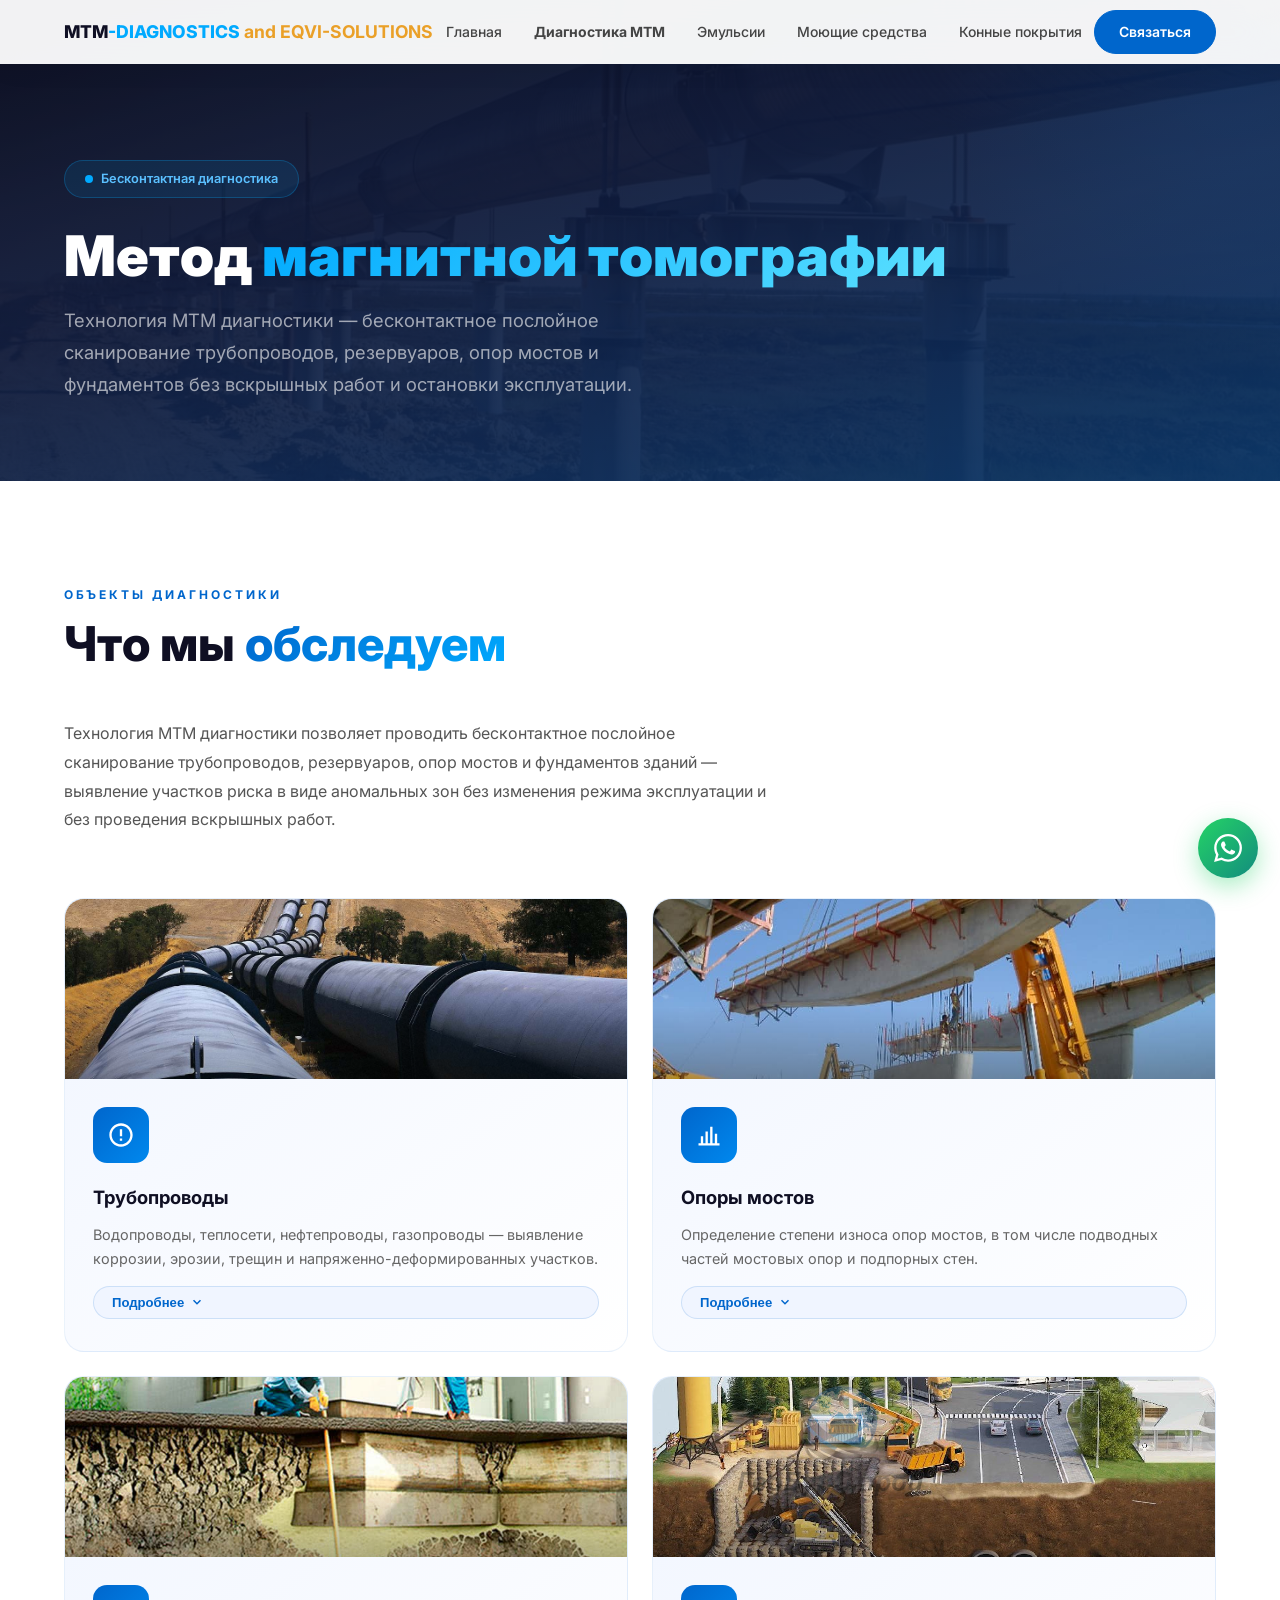
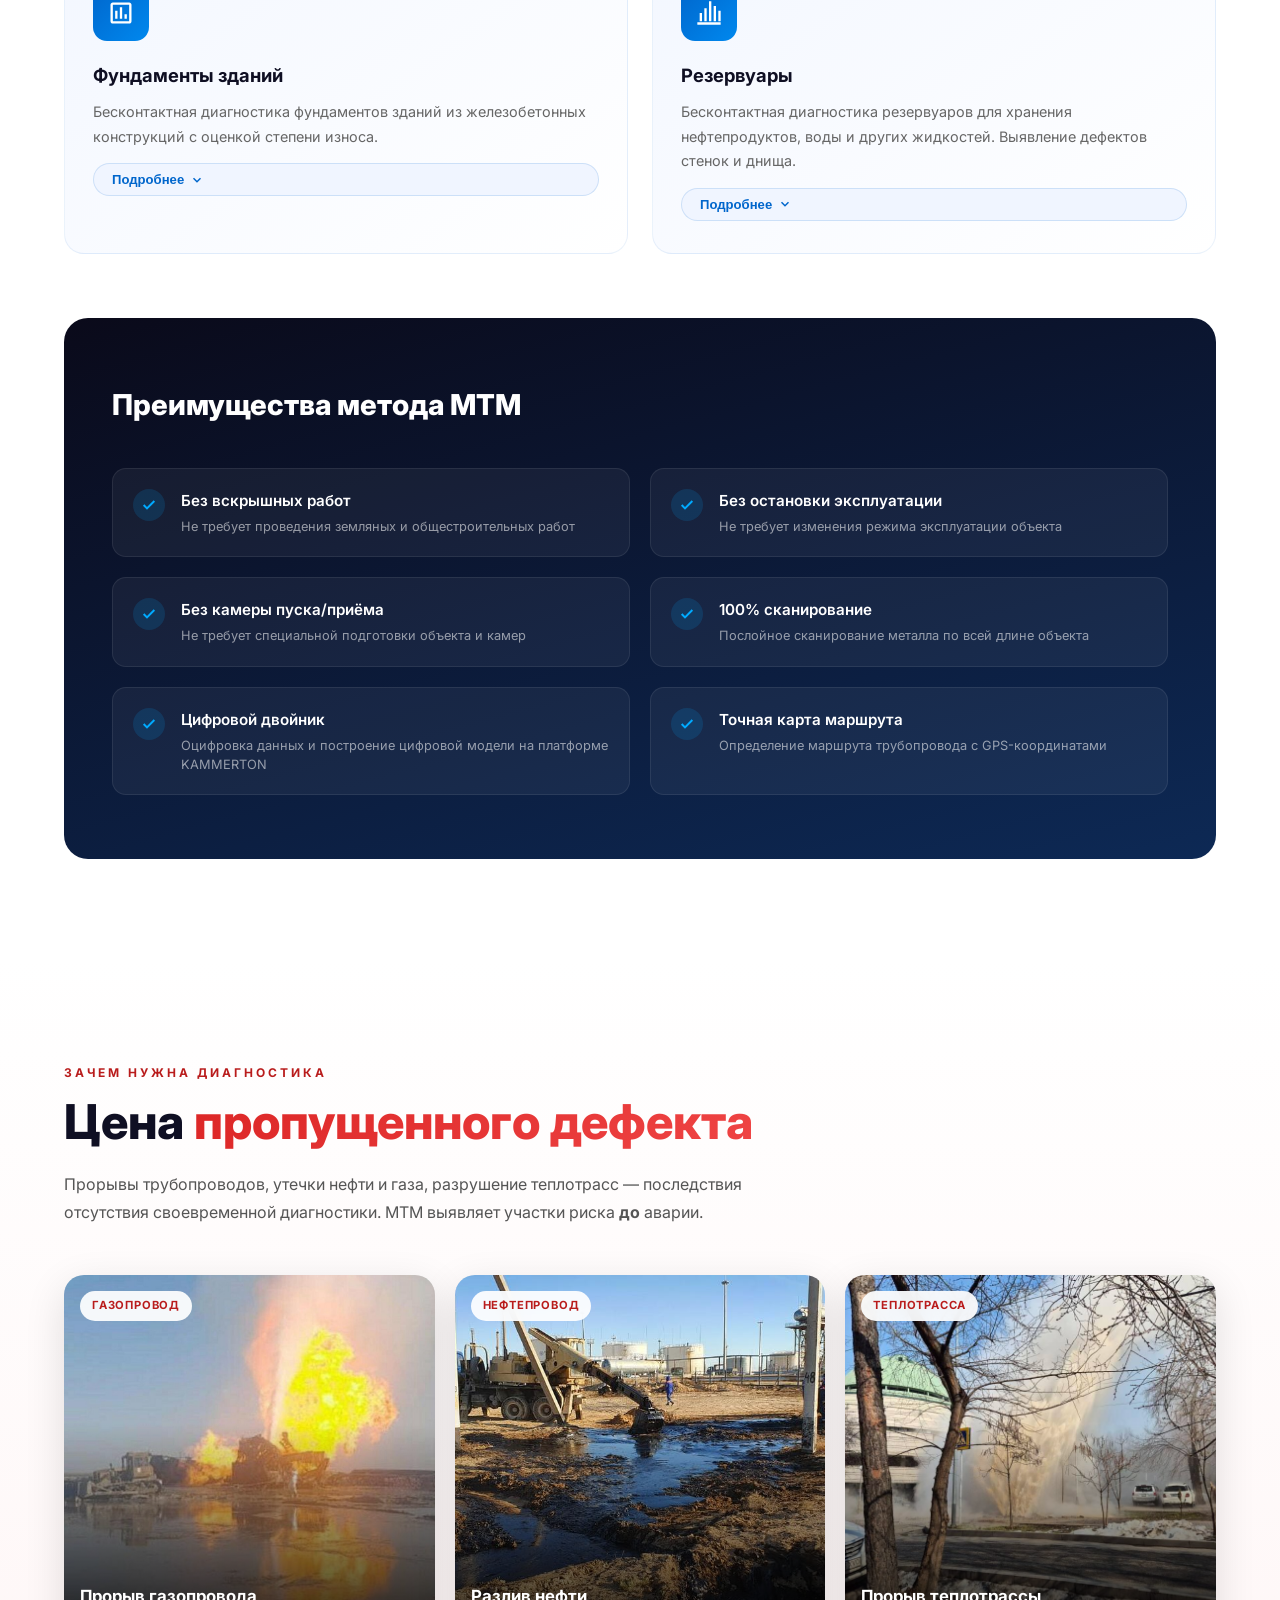
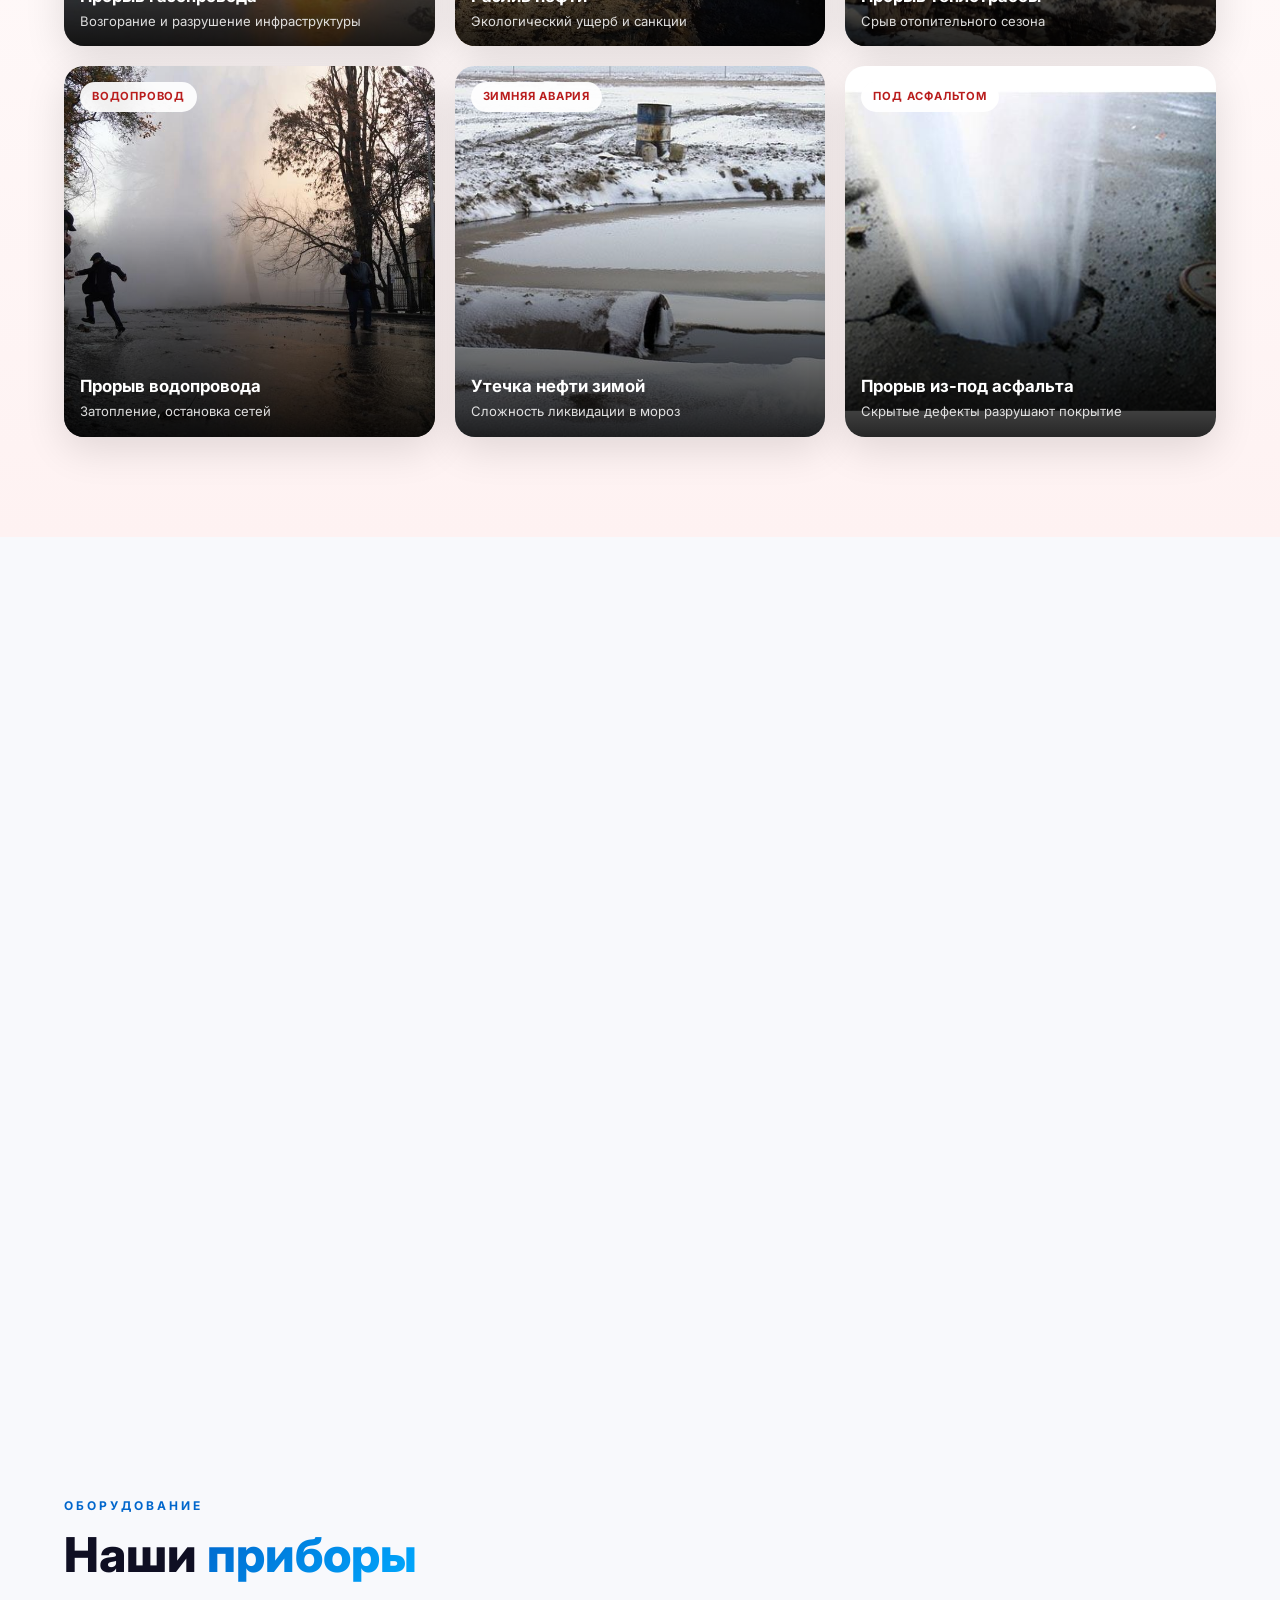
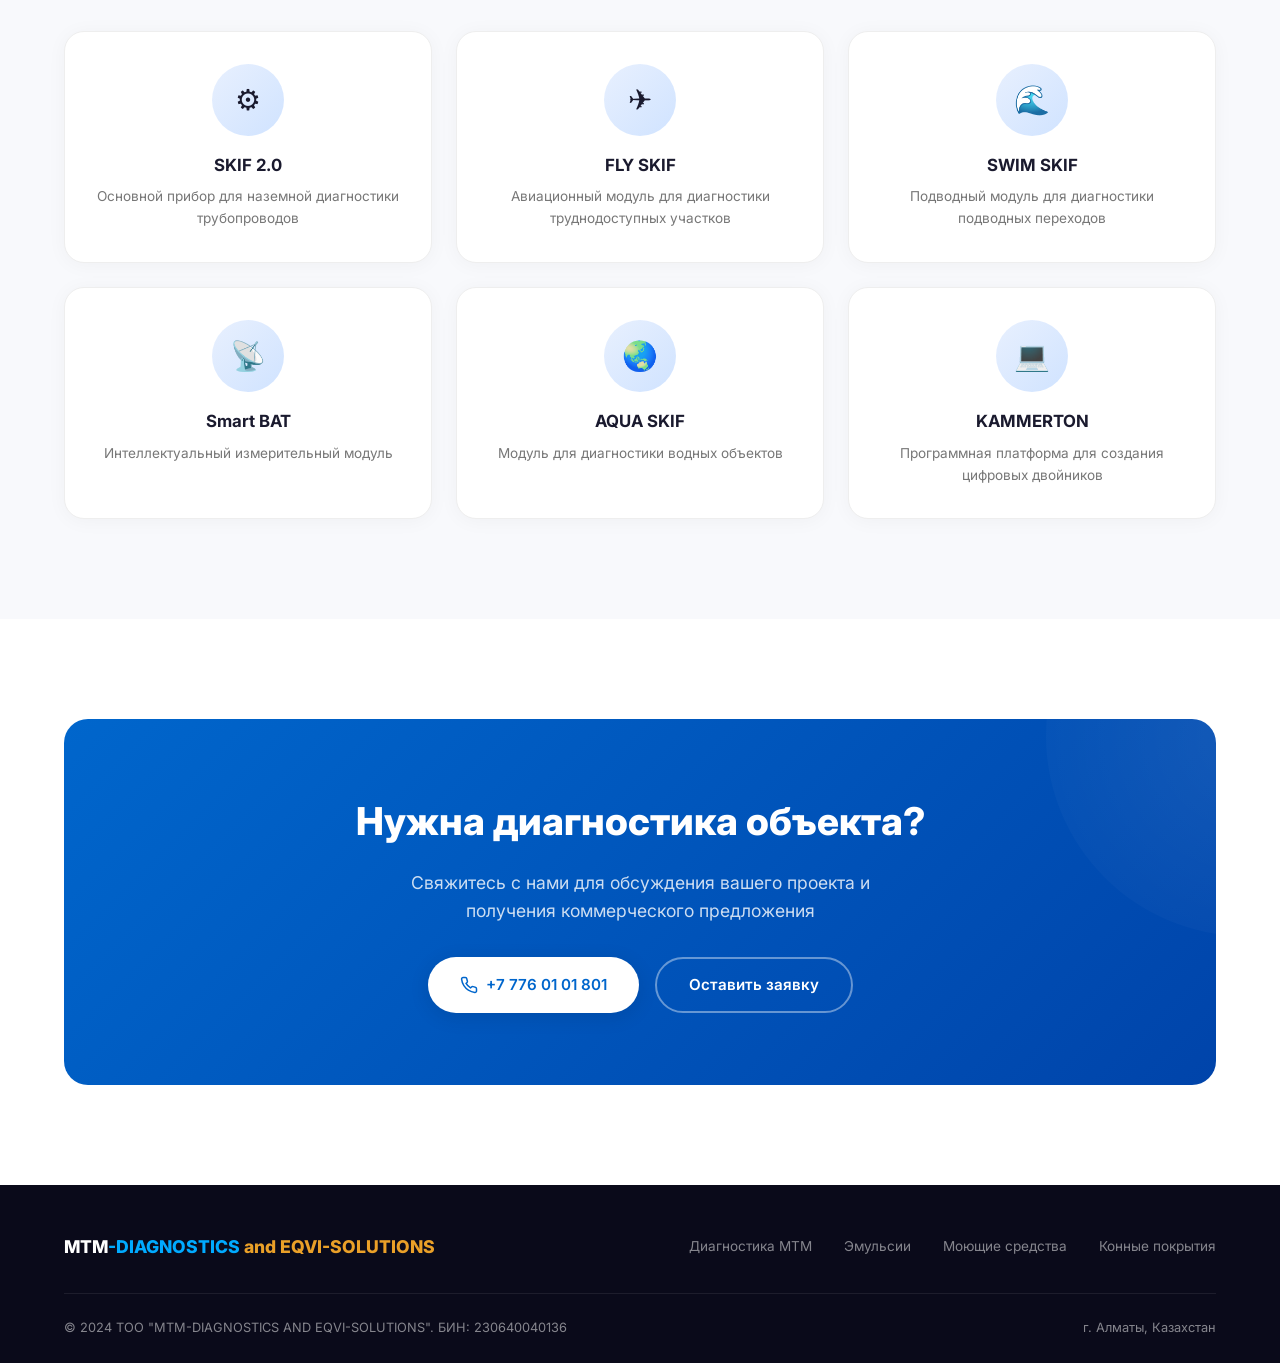
<file: diagnostics.html>
<!DOCTYPE html>
<html lang="ru">
<head>
    <meta charset="UTF-8">
    <meta name="viewport" content="width=device-width, initial-scale=1.0">
    <title>Диагностика МТМ — MTM-DIAGNOSTICS AND EQVI-SOLUTIONS</title>
    <meta name="description" content="Бесконтактная магнитная томография трубопроводов, резервуаров, опор мостов и фундаментов. Без вскрышных работ и остановки эксплуатации. 44+ страны, 21 000+ км опыта.">
    <meta name="theme-color" content="#0066CC">
    <meta property="og:title" content="МТМ диагностика — бесконтактное обследование">
    <meta property="og:description" content="Послойное сканирование металла без вскрытия. Трубопроводы, мосты, фундаменты, резервуары.">
    <meta property="og:image" content="photos/pipeline-hero.jpg">
    <link rel="icon" type="image/svg+xml" href="data:image/svg+xml,%3Csvg xmlns='http://www.w3.org/2000/svg' viewBox='0 0 32 32'%3E%3Crect width='32' height='32' rx='6' fill='%230066CC'/%3E%3Ctext x='16' y='22' font-family='Arial,sans-serif' font-size='14' font-weight='800' text-anchor='middle' fill='white'%3EM%3C/text%3E%3C/svg%3E">
    <link rel="preconnect" href="https://fonts.googleapis.com">
    <link rel="preconnect" href="https://fonts.gstatic.com" crossorigin>
    <link href="https://fonts.googleapis.com/css2?family=Inter:wght@300;400;500;600;700;800;900&display=swap" rel="stylesheet">
    <link rel="stylesheet" href="style.css">
</head>
<body>

<!-- NAVBAR -->
<nav class="navbar navbar-light" id="navbar">
    <div class="container">
        <a href="index.html" class="nav-logo">MTM<span>-DIAGNOSTICS</span> <span class="amber">and EQVI-SOLUTIONS</span></a>
        <ul class="nav-links">
            <li><a href="index.html">Главная</a></li>
            <li><a href="diagnostics.html" class="active">Диагностика МТМ</a></li>
            <li><a href="emulsions.html">Эмульсии</a></li>
            <li><a href="cleaning.html">Моющие средства</a></li>
            <li><a href="equestrian.html">Конные покрытия</a></li>
        </ul>
        <a href="index.html#contacts" class="nav-cta">Связаться</a>
        <button class="nav-burger" onclick="toggleMenu()">
            <span></span><span></span><span></span>
        </button>
    </div>
</nav>

<!-- MOBILE MENU -->
<div class="mobile-menu" id="mobileMenu">
    <button class="mobile-close" onclick="toggleMenu()">&times;</button>
    <a href="index.html" onclick="toggleMenu()">Главная</a>
    <a href="diagnostics.html" onclick="toggleMenu()">Диагностика МТМ</a>
    <a href="emulsions.html" onclick="toggleMenu()">Эмульсии</a>
    <a href="cleaning.html" onclick="toggleMenu()">Моющие средства</a>
    <a href="equestrian.html" onclick="toggleMenu()">Конные покрытия</a>
    <a href="index.html#contacts" onclick="toggleMenu()">Контакты</a>
</div>

<!-- PAGE HERO -->
<section class="page-hero page-hero-with-img">
    <div class="page-hero-img-bg" style="background-image:url('photos/pipeline-hero.jpg');"></div>
    <div class="container">
        <div class="hero-badge">Бесконтактная диагностика</div>
        <h1>Метод <span class="highlight">магнитной томографии</span></h1>
        <p>Технология МТМ диагностики — бесконтактное послойное сканирование трубопроводов, резервуаров, опор мостов и фундаментов без вскрышных работ и остановки эксплуатации.</p>
    </div>
</section>

<!-- DIAGNOSTICS -->
<section class="section diagnostics">
    <div class="container">
        <div class="fade-up">
            <span class="section-label">Объекты диагностики</span>
            <h2 class="section-title">Что мы <span class="gradient-text">обследуем</span></h2>
            <div class="diag-intro">
                <p>Технология МТМ диагностики позволяет проводить бесконтактное послойное сканирование трубопроводов, резервуаров, опор мостов и фундаментов зданий — выявление участков риска в виде аномальных зон без изменения режима эксплуатации и без проведения вскрышных работ.</p>
            </div>
        </div>

        <div class="diag-cards">
            <div class="diag-card diag-card-with-img fade-up">
                <div class="diag-card-img">
                    <img src="photos/pipeline-ground.jpg" alt="Трубопровод" loading="lazy">
                </div>
                <div class="diag-card-content">
                    <div class="diag-card-icon">
                        <svg viewBox="0 0 24 24"><path d="M12 2C6.5 2 2 6.5 2 12s4.5 10 10 10 10-4.5 10-10S17.5 2 12 2zm0 18c-4.4 0-8-3.6-8-8s3.6-8 8-8 8 3.6 8 8-3.6 8-8 8zm-1-13h2v6h-2zm0 8h2v2h-2z"/></svg>
                    </div>
                    <h3>Трубопроводы</h3>
                    <p>Водопроводы, теплосети, нефтепроводы, газопроводы — выявление коррозии, эрозии, трещин и напряженно-деформированных участков.</p>
                    <button class="expand-btn" onclick="toggleExpand(this)">Подробнее <svg viewBox="0 0 24 24" stroke-width="2.5"><polyline points="6 9 12 15 18 9"/></svg></button>
                    <div class="expand-content">
                        <div class="expand-inner">
                            <h5>Что выявляет диагностика трубопроводов:</h5>
                            <ul>
                                <li>Участки с концентраторами механических напряжений</li>
                                <li>Нарушение толщины стенки (коррозионный/эрозионный износ)</li>
                                <li>Трещины в кольцевых и продольных сварных швах</li>
                                <li>Зоны термического влияния сварки</li>
                                <li>Напряженно-деформированное состояние от локальных нагрузок</li>
                            </ul>
                            <div style="margin-top:12px;">
                                <span class="detail-badge">Теплосети</span>
                                <span class="detail-badge">Газопроводы</span>
                                <span class="detail-badge">Нефтепроводы</span>
                                <span class="detail-badge">Водопроводы</span>
                            </div>
                            <p style="margin-top:12px;">Ранжирование степени опасности участков: <strong>хорошее</strong>, <strong>допустимое</strong>, <strong>недопустимое</strong>. По итогам — полный отчёт с GPS-координатами и картами-схемами пролегания.</p>
                        </div>
                    </div>
                </div>
            </div>
            <div class="diag-card diag-card-with-img fade-up">
                <div class="diag-card-img">
                    <img src="photos/bridge-supports.jpg" alt="Опоры мостов" loading="lazy">
                </div>
                <div class="diag-card-content">
                    <div class="diag-card-icon">
                        <svg viewBox="0 0 24 24"><path d="M3 21h18v-2H3v2zM5 13h2v6H5v-6zm4-4h2v10H9V9zm4-4h2v14h-2V5zm4 6h2v8h-2v-8z"/></svg>
                    </div>
                    <h3>Опоры мостов</h3>
                    <p>Определение степени износа опор мостов, в том числе подводных частей мостовых опор и подпорных стен.</p>
                    <button class="expand-btn" onclick="toggleExpand(this)">Подробнее <svg viewBox="0 0 24 24" stroke-width="2.5"><polyline points="6 9 12 15 18 9"/></svg></button>
                    <div class="expand-content">
                        <div class="expand-inner">
                            <h5>Диагностика мостовых конструкций:</h5>
                            <ul>
                                <li>Оценка состояния железобетонных опор без контакта</li>
                                <li>Обследование подводных частей опор (модуль SWIM SKIF)</li>
                                <li>Выявление коррозии арматуры и бетона</li>
                                <li>Определение участков потери несущей способности</li>
                            </ul>
                            <p style="margin-top:12px;">Работы проводятся без ограничения движения транспорта и без водолазных работ для подводных частей.</p>
                        </div>
                    </div>
                </div>
            </div>
            <div class="diag-card diag-card-with-img fade-up">
                <div class="diag-card-img">
                    <img src="photos/foundation.jpg" alt="Фундаменты зданий" loading="lazy">
                </div>
                <div class="diag-card-content">
                    <div class="diag-card-icon">
                        <svg viewBox="0 0 24 24"><path d="M19 3H5c-1.1 0-2 .9-2 2v14c0 1.1.9 2 2 2h14c1.1 0 2-.9 2-2V5c0-1.1-.9-2-2-2zm0 16H5V5h14v14zM7 10h2v7H7zm4-3h2v10h-2zm4 6h2v4h-2z"/></svg>
                    </div>
                    <h3>Фундаменты зданий</h3>
                    <p>Бесконтактная диагностика фундаментов зданий из железобетонных конструкций с оценкой степени износа.</p>
                    <button class="expand-btn" onclick="toggleExpand(this)">Подробнее <svg viewBox="0 0 24 24" stroke-width="2.5"><polyline points="6 9 12 15 18 9"/></svg></button>
                    <div class="expand-content">
                        <div class="expand-inner">
                            <h5>Диагностика фундаментов:</h5>
                            <ul>
                                <li>Определение степени износа фундамента без вскрытия</li>
                                <li>Выявление участков с потерей несущей способности</li>
                                <li>Оценка состояния арматурного каркаса</li>
                                <li>Прогнозирование остаточного ресурса</li>
                            </ul>
                            <p style="margin-top:12px;">Особенно актуально для зданий старого фонда, промышленных сооружений и объектов с подозрением на деформацию.</p>
                        </div>
                    </div>
                </div>
            </div>
            <div class="diag-card diag-card-with-img fade-up">
                <div class="diag-card-img">
                    <img src="photos/scheme-underground.jpg" alt="Резервуары и трубы под землёй" loading="lazy">
                </div>
                <div class="diag-card-content">
                    <div class="diag-card-icon">
                        <svg viewBox="0 0 24 24"><path d="M2 20h20v2H2v-2zm2-8h2v7H4v-7zm4-4h2v11H8V8zm4-6h2v17h-2V2zm4 4h2v13h-2V6zm4 4h2v9h-2v-9z"/></svg>
                    </div>
                    <h3>Резервуары</h3>
                    <p>Бесконтактная диагностика резервуаров для хранения нефтепродуктов, воды и других жидкостей. Выявление дефектов стенок и днища.</p>
                    <button class="expand-btn" onclick="toggleExpand(this)">Подробнее <svg viewBox="0 0 24 24" stroke-width="2.5"><polyline points="6 9 12 15 18 9"/></svg></button>
                    <div class="expand-content">
                        <div class="expand-inner">
                            <h5>Диагностика резервуаров:</h5>
                            <ul>
                                <li>Определение состояния стенок и днища резервуара</li>
                                <li>Выявление коррозионного и эрозионного износа</li>
                                <li>Обнаружение трещин и зон концентрации напряжений</li>
                                <li>Оценка остаточного ресурса конструкции</li>
                            </ul>
                            <p style="margin-top:12px;">Диагностика проводится без опорожнения резервуара и без остановки эксплуатации.</p>
                        </div>
                    </div>
                </div>
            </div>
        </div>

        <div class="advantages fade-up">
            <h3>Преимущества метода МТМ</h3>
            <div class="adv-grid">
                <div class="adv-item">
                    <div class="adv-check">
                        <svg viewBox="0 0 24 24" stroke-width="3"><polyline points="20 6 9 17 4 12"/></svg>
                    </div>
                    <div>
                        <h4>Без вскрышных работ</h4>
                        <p>Не требует проведения земляных и общестроительных работ</p>
                    </div>
                </div>
                <div class="adv-item">
                    <div class="adv-check">
                        <svg viewBox="0 0 24 24" stroke-width="3"><polyline points="20 6 9 17 4 12"/></svg>
                    </div>
                    <div>
                        <h4>Без остановки эксплуатации</h4>
                        <p>Не требует изменения режима эксплуатации объекта</p>
                    </div>
                </div>
                <div class="adv-item">
                    <div class="adv-check">
                        <svg viewBox="0 0 24 24" stroke-width="3"><polyline points="20 6 9 17 4 12"/></svg>
                    </div>
                    <div>
                        <h4>Без камеры пуска/приёма</h4>
                        <p>Не требует специальной подготовки объекта и камер</p>
                    </div>
                </div>
                <div class="adv-item">
                    <div class="adv-check">
                        <svg viewBox="0 0 24 24" stroke-width="3"><polyline points="20 6 9 17 4 12"/></svg>
                    </div>
                    <div>
                        <h4>100% сканирование</h4>
                        <p>Послойное сканирование металла по всей длине объекта</p>
                    </div>
                </div>
                <div class="adv-item">
                    <div class="adv-check">
                        <svg viewBox="0 0 24 24" stroke-width="3"><polyline points="20 6 9 17 4 12"/></svg>
                    </div>
                    <div>
                        <h4>Цифровой двойник</h4>
                        <p>Оцифровка данных и построение цифровой модели на платформе KAMMERTON</p>
                    </div>
                </div>
                <div class="adv-item">
                    <div class="adv-check">
                        <svg viewBox="0 0 24 24" stroke-width="3"><polyline points="20 6 9 17 4 12"/></svg>
                    </div>
                    <div>
                        <h4>Точная карта маршрута</h4>
                        <p>Определение маршрута трубопровода с GPS-координатами</p>
                    </div>
                </div>
            </div>
        </div>
    </div>
</section>

<!-- CONSEQUENCES — why diagnostics matters -->
<section class="section consequences-section">
    <div class="container">
        <div class="fade-up consequences-intro">
            <span class="section-label" style="color:#b91c1c;">Зачем нужна диагностика</span>
            <h2 class="section-title">Цена <span style="background:linear-gradient(135deg,#dc2626,#ef4444);-webkit-background-clip:text;-webkit-text-fill-color:transparent;background-clip:text;">пропущенного дефекта</span></h2>
            <p>Прорывы трубопроводов, утечки нефти и газа, разрушение теплотрасс — последствия отсутствия своевременной диагностики. МТМ выявляет участки риска <strong>до</strong> аварии.</p>
        </div>

        <div class="consequences-grid fade-up">
            <div class="photo-card tag-warning">
                <span class="photo-tag-corner">Газопровод</span>
                <img src="photos/leak-gas-fire.jpg" alt="Прорыв газопровода с возгоранием" loading="lazy">
                <div class="photo-plate">
                    <h4>Прорыв газопровода</h4>
                    <p>Возгорание и разрушение инфраструктуры</p>
                </div>
            </div>
            <div class="photo-card tag-warning">
                <span class="photo-tag-corner">Нефтепровод</span>
                <img src="photos/oil-spill.jpg" alt="Разлив нефти из трубопровода" loading="lazy">
                <div class="photo-plate">
                    <h4>Разлив нефти</h4>
                    <p>Экологический ущерб и санкции</p>
                </div>
            </div>
            <div class="photo-card tag-warning">
                <span class="photo-tag-corner">Теплотрасса</span>
                <img src="photos/leak-heating-fountain.jpg" alt="Прорыв теплотрассы" loading="lazy">
                <div class="photo-plate">
                    <h4>Прорыв теплотрассы</h4>
                    <p>Срыв отопительного сезона</p>
                </div>
            </div>
            <div class="photo-card tag-warning">
                <span class="photo-tag-corner">Водопровод</span>
                <img src="photos/leak-water-city.jpg" alt="Прорыв водопровода в городе" loading="lazy">
                <div class="photo-plate">
                    <h4>Прорыв водопровода</h4>
                    <p>Затопление, остановка сетей</p>
                </div>
            </div>
            <div class="photo-card tag-warning">
                <span class="photo-tag-corner">Зимняя авария</span>
                <img src="photos/leak-oil-winter.jpg" alt="Утечка нефти зимой" loading="lazy">
                <div class="photo-plate">
                    <h4>Утечка нефти зимой</h4>
                    <p>Сложность ликвидации в мороз</p>
                </div>
            </div>
            <div class="photo-card tag-warning">
                <span class="photo-tag-corner">Под асфальтом</span>
                <img src="photos/leak-asphalt.jpg" alt="Прорыв воды из-под асфальта" loading="lazy">
                <div class="photo-plate">
                    <h4>Прорыв из-под асфальта</h4>
                    <p>Скрытые дефекты разрушают покрытие</p>
                </div>
            </div>
        </div>
    </div>
</section>

<!-- TECH SHOWCASE -->
<section class="section tech-showcase">
    <div class="container">
        <div class="fade-up">
            <span class="section-label">Как работает технология</span>
            <h2 class="section-title">Магнитная томография <span class="gradient-text">в действии</span></h2>
            <p class="section-subtitle">Послойное сканирование металла трубопровода с применением наземных, авиационных и подводных модулей.</p>
        </div>

        <div class="tech-grid fade-up">
            <div class="tech-main-img">
                <img src="photos/scheme-drones.png" alt="Схема диагностики с применением дронов" loading="lazy">
            </div>
            <div class="tech-side">
                <div class="tech-side-card">
                    <img src="photos/scheme-magnetic-waves.jpg" alt="Магнитные волны над трубой" loading="lazy">
                    <div>
                        <h4>Магнитные поля от металла</h4>
                        <p>Прибор фиксирует естественное магнитное поле трубы и его аномалии</p>
                    </div>
                </div>
                <div class="tech-side-card">
                    <img src="photos/scheme-underwater.jpg" alt="Подводная диагностика" loading="lazy">
                    <div>
                        <h4>Подводная диагностика</h4>
                        <p>Сканирование переходов через водные преграды без водолазных работ</p>
                    </div>
                </div>
                <div class="tech-side-card">
                    <img src="photos/team-work.jpg" alt="Команда диагностов в работе" loading="lazy">
                    <div>
                        <h4>Опытные операторы</h4>
                        <p>Сертифицированные специалисты с многолетним опытом полевых работ</p>
                    </div>
                </div>
            </div>
        </div>
    </div>
</section>

<!-- EQUIPMENT -->
<section class="section equipment">
    <div class="container">
        <div class="fade-up">
            <span class="section-label">Оборудование</span>
            <h2 class="section-title">Наши <span class="gradient-text">приборы</span></h2>
        </div>
        <div class="equip-grid">
            <div class="equip-card fade-up">
                <div class="equip-icon">&#9881;</div>
                <h4>SKIF 2.0</h4>
                <p>Основной прибор для наземной диагностики трубопроводов</p>
            </div>
            <div class="equip-card fade-up">
                <div class="equip-icon">&#9992;</div>
                <h4>FLY SKIF</h4>
                <p>Авиационный модуль для диагностики труднодоступных участков</p>
            </div>
            <div class="equip-card fade-up">
                <div class="equip-icon">&#127754;</div>
                <h4>SWIM SKIF</h4>
                <p>Подводный модуль для диагностики подводных переходов</p>
            </div>
            <div class="equip-card fade-up">
                <div class="equip-icon">&#128225;</div>
                <h4>Smart BAT</h4>
                <p>Интеллектуальный измерительный модуль</p>
            </div>
            <div class="equip-card fade-up">
                <div class="equip-icon">&#127759;</div>
                <h4>AQUA SKIF</h4>
                <p>Модуль для диагностики водных объектов</p>
            </div>
            <div class="equip-card fade-up">
                <div class="equip-icon">&#128187;</div>
                <h4>KAMMERTON</h4>
                <p>Программная платформа для создания цифровых двойников</p>
            </div>
        </div>
    </div>
</section>

<!-- CTA -->
<section class="section cta-section">
    <div class="container">
        <div class="cta-box fade-up">
            <h2>Нужна диагностика объекта?</h2>
            <p>Свяжитесь с нами для обсуждения вашего проекта и получения коммерческого предложения</p>
            <div class="cta-buttons">
                <a href="tel:+77760101801" class="btn btn-white">
                    <svg width="18" height="18" viewBox="0 0 24 24" fill="none" stroke="currentColor" stroke-width="2"><path d="M22 16.92v3a2 2 0 01-2.18 2 19.79 19.79 0 01-8.63-3.07 19.5 19.5 0 01-6-6 19.79 19.79 0 01-3.07-8.67A2 2 0 014.11 2h3a2 2 0 012 1.72c.127.96.361 1.903.7 2.81a2 2 0 01-.45 2.11L8.09 9.91a16 16 0 006 6l1.27-1.27a2 2 0 012.11-.45c.907.339 1.85.573 2.81.7A2 2 0 0122 16.92z"/></svg>
                    +7 776 01 01 801
                </a>
                <a href="index.html#contacts" class="btn btn-outline" style="color:#fff;border-color:rgba(255,255,255,0.4);">
                    Оставить заявку
                </a>
            </div>
        </div>
    </div>
</section>

<!-- FLOATING CALL -->
<a href="https://wa.me/77760101801" class="floating-call" aria-label="Написать в WhatsApp" target="_blank" rel="noopener">
    <svg viewBox="0 0 24 24"><path d="M17.472 14.382c-.297-.149-1.758-.867-2.03-.967-.273-.099-.471-.148-.67.15-.197.297-.767.966-.94 1.164-.173.199-.347.223-.644.075-.297-.15-1.255-.463-2.39-1.475-.883-.788-1.48-1.761-1.653-2.059-.173-.297-.018-.458.13-.606.134-.133.298-.347.446-.52.149-.174.198-.298.297-.497.099-.198.05-.371-.025-.52-.075-.149-.669-1.612-.916-2.207-.242-.579-.487-.5-.669-.51-.173-.008-.371-.01-.57-.01-.198 0-.52.074-.792.372-.272.297-1.04 1.016-1.04 2.479 0 1.462 1.065 2.875 1.213 3.074.149.198 2.096 3.2 5.077 4.487.709.306 1.262.489 1.694.625.712.227 1.36.195 1.871.118.571-.085 1.758-.719 2.006-1.413.248-.694.248-1.289.173-1.413-.074-.124-.272-.198-.57-.347m-5.421 7.403h-.004a9.87 9.87 0 01-5.031-1.378l-.361-.214-3.741.982.998-3.648-.235-.374a9.86 9.86 0 01-1.51-5.26c.001-5.45 4.436-9.884 9.888-9.884 2.64 0 5.122 1.03 6.988 2.898a9.825 9.825 0 012.893 6.994c-.003 5.45-4.437 9.884-9.885 9.884m8.413-18.297A11.815 11.815 0 0012.05 0C5.495 0 .16 5.335.157 11.892c0 2.096.547 4.142 1.588 5.945L.057 24l6.305-1.654a11.882 11.882 0 005.683 1.448h.005c6.554 0 11.89-5.335 11.893-11.893a11.821 11.821 0 00-3.48-8.413z"/></svg>
</a>

<!-- FOOTER -->
<footer class="footer">
    <div class="container">
        <div class="footer-top">
            <div class="footer-logo">MTM<span>-DIAGNOSTICS</span> <span class="amber">and EQVI-SOLUTIONS</span></div>
            <ul class="footer-links">
                <li><a href="diagnostics.html">Диагностика МТМ</a></li>
                <li><a href="emulsions.html">Эмульсии</a></li>
                <li><a href="cleaning.html">Моющие средства</a></li>
                <li><a href="equestrian.html">Конные покрытия</a></li>
            </ul>
        </div>
        <div class="footer-bottom">
            <span>&copy; 2024 ТОО "MTM-DIAGNOSTICS AND EQVI-SOLUTIONS". БИН: 230640040136</span>
            <span>г. Алматы, Казахстан</span>
        </div>
    </div>
</footer>

<script>
    const navbar = document.getElementById('navbar');
    window.addEventListener('scroll', () => {
        if (window.scrollY > 50) navbar.classList.add('scrolled');
        else navbar.classList.remove('scrolled');
    });

    function toggleMenu() {
        document.getElementById('mobileMenu').classList.toggle('open');
    }

    const observer = new IntersectionObserver((entries) => {
        entries.forEach(entry => {
            if (entry.isIntersecting) entry.target.classList.add('visible');
        });
    }, { threshold: 0.1, rootMargin: '0px 0px -40px 0px' });
    document.querySelectorAll('.fade-up').forEach(el => observer.observe(el));

    function toggleExpand(btn) {
        const content = btn.nextElementSibling;
        const isOpen = content.classList.contains('open');
        const section = btn.closest('.diag-cards');
        if (section) {
            section.querySelectorAll('.expand-content.open').forEach(el => {
                el.classList.remove('open');
                el.style.maxHeight = null;
                const prevBtn = el.previousElementSibling;
                if (prevBtn && prevBtn.classList.contains('expand-btn')) prevBtn.classList.remove('open');
            });
        }
        if (!isOpen) {
            content.classList.add('open');
            content.style.maxHeight = content.scrollHeight + 'px';
            btn.classList.add('open');
            btn.innerHTML = 'Свернуть <svg viewBox="0 0 24 24" stroke-width="2.5" style="width:14px;height:14px;stroke:currentColor;fill:none;transform:rotate(180deg)"><polyline points="6 9 12 15 18 9"/></svg>';
        } else {
            content.classList.remove('open');
            content.style.maxHeight = null;
            btn.classList.remove('open');
            btn.innerHTML = 'Подробнее <svg viewBox="0 0 24 24" stroke-width="2.5" style="width:14px;height:14px;stroke:currentColor;fill:none"><polyline points="6 9 12 15 18 9"/></svg>';
        }
    }
</script>

</body>
</html>
</file>
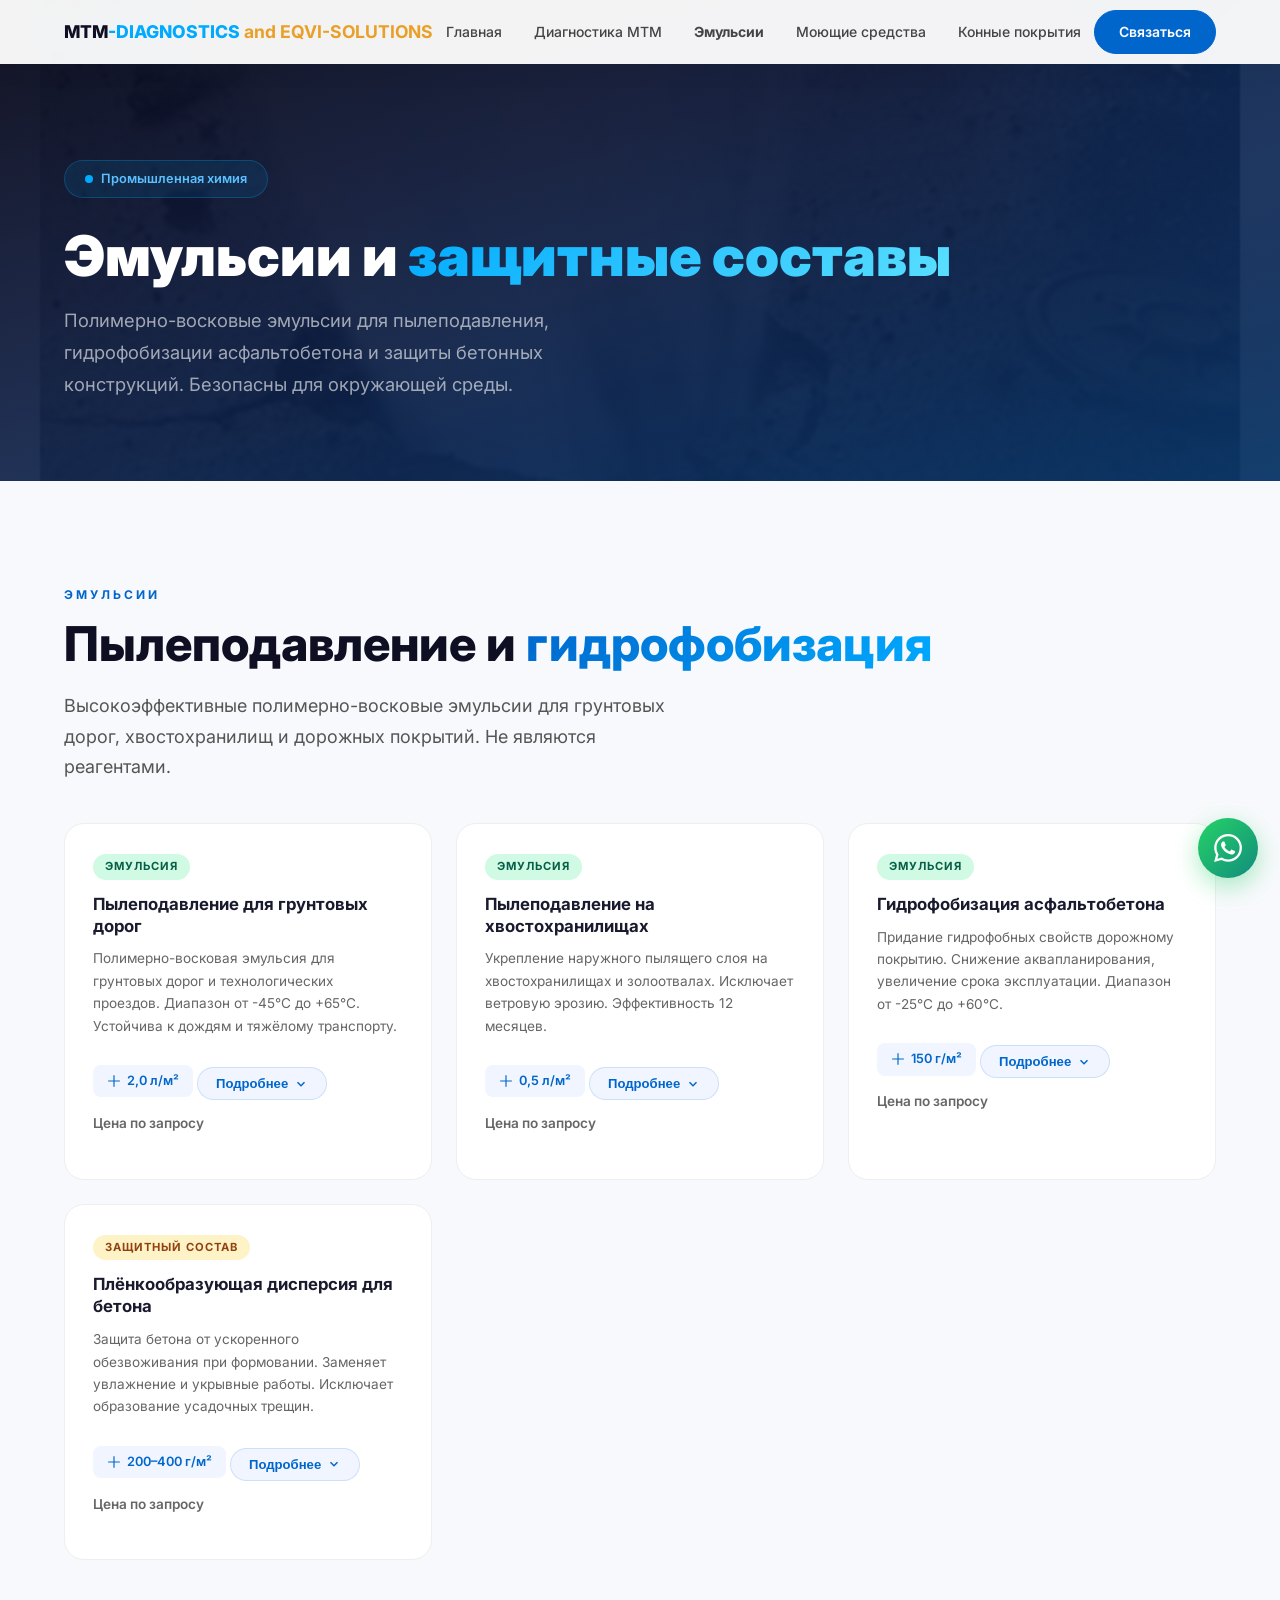
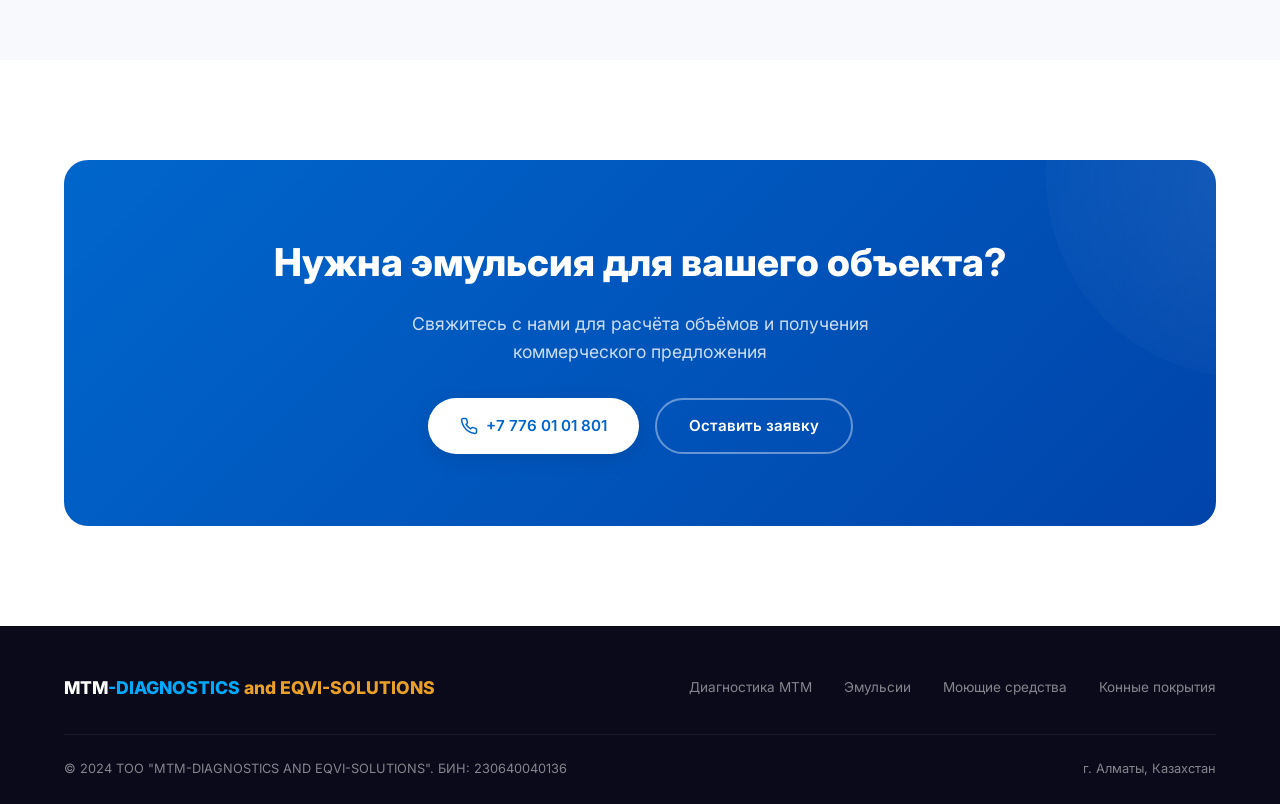
<file: emulsions.html>
<!DOCTYPE html>
<html lang="ru">
<head>
    <meta charset="UTF-8">
    <meta name="viewport" content="width=device-width, initial-scale=1.0">
    <title>Эмульсии — MTM-DIAGNOSTICS AND EQVI-SOLUTIONS</title>
    <meta name="description" content="Полимерно-восковые эмульсии для пылеподавления грунтовых дорог и хвостохранилищ, гидрофобизации асфальтобетона, защиты бетона. Безопасны для окружающей среды.">
    <meta name="theme-color" content="#10b981">
    <meta property="og:title" content="Эмульсии — пылеподавление и гидрофобизация">
    <meta property="og:description" content="Эффективные полимерно-восковые эмульсии. Не реагенты. Безопасность подтверждена государственными лабораториями.">
    <meta property="og:image" content="photos/leak-asphalt.jpg">
    <link rel="icon" type="image/svg+xml" href="data:image/svg+xml,%3Csvg xmlns='http://www.w3.org/2000/svg' viewBox='0 0 32 32'%3E%3Crect width='32' height='32' rx='6' fill='%230066CC'/%3E%3Ctext x='16' y='22' font-family='Arial,sans-serif' font-size='14' font-weight='800' text-anchor='middle' fill='white'%3EM%3C/text%3E%3C/svg%3E">
    <link rel="preconnect" href="https://fonts.googleapis.com">
    <link rel="preconnect" href="https://fonts.gstatic.com" crossorigin>
    <link href="https://fonts.googleapis.com/css2?family=Inter:wght@300;400;500;600;700;800;900&display=swap" rel="stylesheet">
    <link rel="stylesheet" href="style.css">
</head>
<body>

<!-- NAVBAR -->
<nav class="navbar navbar-light" id="navbar">
    <div class="container">
        <a href="index.html" class="nav-logo">MTM<span>-DIAGNOSTICS</span> <span class="amber">and EQVI-SOLUTIONS</span></a>
        <ul class="nav-links">
            <li><a href="index.html">Главная</a></li>
            <li><a href="diagnostics.html">Диагностика МТМ</a></li>
            <li><a href="emulsions.html" class="active">Эмульсии</a></li>
            <li><a href="cleaning.html">Моющие средства</a></li>
            <li><a href="equestrian.html">Конные покрытия</a></li>
        </ul>
        <a href="index.html#contacts" class="nav-cta">Связаться</a>
        <button class="nav-burger" onclick="toggleMenu()">
            <span></span><span></span><span></span>
        </button>
    </div>
</nav>

<!-- MOBILE MENU -->
<div class="mobile-menu" id="mobileMenu">
    <button class="mobile-close" onclick="toggleMenu()">&times;</button>
    <a href="index.html" onclick="toggleMenu()">Главная</a>
    <a href="diagnostics.html" onclick="toggleMenu()">Диагностика МТМ</a>
    <a href="emulsions.html" onclick="toggleMenu()">Эмульсии</a>
    <a href="cleaning.html" onclick="toggleMenu()">Моющие средства</a>
    <a href="equestrian.html" onclick="toggleMenu()">Конные покрытия</a>
    <a href="index.html#contacts" onclick="toggleMenu()">Контакты</a>
</div>

<!-- PAGE HERO -->
<section class="page-hero page-hero-with-img">
    <div class="page-hero-img-bg" style="background-image:url('photos/leak-asphalt.jpg');"></div>
    <div class="container">
        <div class="hero-badge">Промышленная химия</div>
        <h1>Эмульсии и <span class="highlight">защитные составы</span></h1>
        <p>Полимерно-восковые эмульсии для пылеподавления, гидрофобизации асфальтобетона и защиты бетонных конструкций. Безопасны для окружающей среды.</p>
    </div>
</section>

<!-- PRODUCTS -->
<section class="section products" style="background:#f8f9fc;">
    <div class="container">
        <div class="fade-up">
            <span class="section-label">Эмульсии</span>
            <h2 class="section-title">Пылеподавление и <span class="gradient-text">гидрофобизация</span></h2>
            <p class="section-subtitle">Высокоэффективные полимерно-восковые эмульсии для грунтовых дорог, хвостохранилищ и дорожных покрытий. Не являются реагентами.</p>
        </div>

        <div class="products-grid" style="margin-top:40px;">
            <div class="product-card fade-up">
                <span class="product-tag tag-emulsion">Эмульсия</span>
                <h4>Пылеподавление для грунтовых дорог</h4>
                <p>Полимерно-восковая эмульсия для грунтовых дорог и технологических проездов. Диапазон от -45&deg;C до +65&deg;C. Устойчива к дождям и тяжёлому транспорту.</p>
                <div class="product-ratio">
                    <svg width="14" height="14" viewBox="0 0 24 24" fill="none" stroke="currentColor" stroke-width="2"><path d="M12 2v20M2 12h20"/></svg>
                    2,0 л/м²
                </div>
                <button class="expand-btn" onclick="toggleExpand(this)">Подробнее <svg viewBox="0 0 24 24" stroke-width="2.5"><polyline points="6 9 12 15 18 9"/></svg></button>
                <div class="expand-content">
                    <div class="expand-inner">
                        <h5>Принцип действия:</h5>
                        <p>После внесения эмульсии пылящие частицы склеиваются, образуя агломерат полимерно-грунтового матрикса с остаточной липкостью. Новые частицы пыли интегрируются в обработанную поверхность.</p>
                        <ul>
                            <li>Не вымывается дождевыми осадками</li>
                            <li>Устойчива к температурным колебаниям (-45&deg;C...+65&deg;C)</li>
                            <li>Пыль не поднимается при движении тяжёлых грузовиков</li>
                            <li>Сцепление автомобильных шин не ухудшается</li>
                            <li>Взрывные работы не разрушают обработанный слой</li>
                            <li>Расход: 2,0 л/м²</li>
                        </ul>
                        <p style="margin-top:8px;">Не является реагентом. Безопасность подтверждена Государственными лабораториями.</p>
                    </div>
                </div>
                <p class="product-price">Цена по запросу</p>
            </div>

            <div class="product-card fade-up">
                <span class="product-tag tag-emulsion">Эмульсия</span>
                <h4>Пылеподавление на хвостохранилищах</h4>
                <p>Укрепление наружного пылящего слоя на хвостохранилищах и золоотвалах. Исключает ветровую эрозию. Эффективность 12 месяцев.</p>
                <div class="product-ratio">
                    <svg width="14" height="14" viewBox="0 0 24 24" fill="none" stroke="currentColor" stroke-width="2"><path d="M12 2v20M2 12h20"/></svg>
                    0,5 л/м²
                </div>
                <button class="expand-btn" onclick="toggleExpand(this)">Подробнее <svg viewBox="0 0 24 24" stroke-width="2.5"><polyline points="6 9 12 15 18 9"/></svg></button>
                <div class="expand-content">
                    <div class="expand-inner">
                        <h5>Принцип действия:</h5>
                        <ul>
                            <li>Укрепление наружного пылящего слоя</li>
                            <li>Исключение ветровой эрозии</li>
                            <li>Не вымывается дождевыми осадками</li>
                            <li>Диапазон: -45&deg;C...+65&deg;C</li>
                            <li>Эффективность в течение 12 месяцев</li>
                            <li>Расход: 0,5 л/м²</li>
                            <li>Стандартный технологический транспорт с системой полива/орошения</li>
                        </ul>
                        <p style="margin-top:8px;">Не является реагентом. Безопасность подтверждена Государственными лабораториями.</p>
                    </div>
                </div>
                <p class="product-price">Цена по запросу</p>
            </div>

            <div class="product-card fade-up">
                <span class="product-tag tag-emulsion">Эмульсия</span>
                <h4>Гидрофобизация асфальтобетона</h4>
                <p>Придание гидрофобных свойств дорожному покрытию. Снижение аквапланирования, увеличение срока эксплуатации. Диапазон от -25&deg;C до +60&deg;C.</p>
                <div class="product-ratio">
                    <svg width="14" height="14" viewBox="0 0 24 24" fill="none" stroke="currentColor" stroke-width="2"><path d="M12 2v20M2 12h20"/></svg>
                    150 г/м²
                </div>
                <button class="expand-btn" onclick="toggleExpand(this)">Подробнее <svg viewBox="0 0 24 24" stroke-width="2.5"><polyline points="6 9 12 15 18 9"/></svg></button>
                <div class="expand-content">
                    <div class="expand-inner">
                        <h5>Эффекты обработки:</h5>
                        <ul>
                            <li>Покрытие приобретает гидрофобные свойства и быстрое водоотведение</li>
                            <li>Уменьшается толщина слоя воды — снижение риска аквапланирования</li>
                            <li>Недопущение проникновения воды в межсезонье</li>
                            <li>Снижение разрушения при отрицательных температурах</li>
                            <li>Не вымывается дождями, устойчива к экстремальным температурам</li>
                            <li>Сцепление шин не ухудшается</li>
                            <li>При мойке пыль скатывается в систему водоотведения</li>
                            <li>Расход: 150 г/м²</li>
                        </ul>
                        <p style="margin-top:8px;">Не является реагентом. Безопасность подтверждена Государственными лабораториями.</p>
                    </div>
                </div>
                <p class="product-price">Цена по запросу</p>
            </div>

            <div class="product-card fade-up">
                <span class="product-tag tag-protect">Защитный состав</span>
                <h4>Плёнкообразующая дисперсия для бетона</h4>
                <p>Защита бетона от ускоренного обезвоживания при формовании. Заменяет увлажнение и укрывные работы. Исключает образование усадочных трещин.</p>
                <div class="product-ratio">
                    <svg width="14" height="14" viewBox="0 0 24 24" fill="none" stroke="currentColor" stroke-width="2"><path d="M12 2v20M2 12h20"/></svg>
                    200–400 г/м²
                </div>
                <button class="expand-btn" onclick="toggleExpand(this)">Подробнее <svg viewBox="0 0 24 24" stroke-width="2.5"><polyline points="6 9 12 15 18 9"/></svg></button>
                <div class="expand-content">
                    <div class="expand-inner">
                        <h5>Свойства и применение:</h5>
                        <ul>
                            <li>Улучшенные условия для гидратации бетона</li>
                            <li>Повышение прочностных характеристик</li>
                            <li>Снижение эффекта «шелушения» бетонных конструкций</li>
                            <li>Исключение образования усадочных трещин</li>
                            <li>Наносится методом поверхностного орошения: 200–400 г/м²</li>
                            <li>Горизонтальные поверхности — при достижении проектной толщины</li>
                            <li>Вертикальные — при снятии опалубки</li>
                            <li>Поставка в ёмкостях от 20 до 1000 литров</li>
                        </ul>
                        <p style="margin-top:8px;">Безопасность подтверждена Государственными лабораториями. Применяется при положительных температурах.</p>
                    </div>
                </div>
                <p class="product-price">Цена по запросу</p>
            </div>
        </div>
    </div>
</section>

<!-- CTA -->
<section class="section cta-section">
    <div class="container">
        <div class="cta-box fade-up">
            <h2>Нужна эмульсия для вашего объекта?</h2>
            <p>Свяжитесь с нами для расчёта объёмов и получения коммерческого предложения</p>
            <div class="cta-buttons">
                <a href="tel:+77760101801" class="btn btn-white">
                    <svg width="18" height="18" viewBox="0 0 24 24" fill="none" stroke="currentColor" stroke-width="2"><path d="M22 16.92v3a2 2 0 01-2.18 2 19.79 19.79 0 01-8.63-3.07 19.5 19.5 0 01-6-6 19.79 19.79 0 01-3.07-8.67A2 2 0 014.11 2h3a2 2 0 012 1.72c.127.96.361 1.903.7 2.81a2 2 0 01-.45 2.11L8.09 9.91a16 16 0 006 6l1.27-1.27a2 2 0 012.11-.45c.907.339 1.85.573 2.81.7A2 2 0 0122 16.92z"/></svg>
                    +7 776 01 01 801
                </a>
                <a href="index.html#contacts" class="btn btn-outline" style="color:#fff;border-color:rgba(255,255,255,0.4);">
                    Оставить заявку
                </a>
            </div>
        </div>
    </div>
</section>

<!-- FLOATING CALL -->
<a href="https://wa.me/77760101801" class="floating-call" aria-label="Написать в WhatsApp" target="_blank" rel="noopener">
    <svg viewBox="0 0 24 24"><path d="M17.472 14.382c-.297-.149-1.758-.867-2.03-.967-.273-.099-.471-.148-.67.15-.197.297-.767.966-.94 1.164-.173.199-.347.223-.644.075-.297-.15-1.255-.463-2.39-1.475-.883-.788-1.48-1.761-1.653-2.059-.173-.297-.018-.458.13-.606.134-.133.298-.347.446-.52.149-.174.198-.298.297-.497.099-.198.05-.371-.025-.52-.075-.149-.669-1.612-.916-2.207-.242-.579-.487-.5-.669-.51-.173-.008-.371-.01-.57-.01-.198 0-.52.074-.792.372-.272.297-1.04 1.016-1.04 2.479 0 1.462 1.065 2.875 1.213 3.074.149.198 2.096 3.2 5.077 4.487.709.306 1.262.489 1.694.625.712.227 1.36.195 1.871.118.571-.085 1.758-.719 2.006-1.413.248-.694.248-1.289.173-1.413-.074-.124-.272-.198-.57-.347m-5.421 7.403h-.004a9.87 9.87 0 01-5.031-1.378l-.361-.214-3.741.982.998-3.648-.235-.374a9.86 9.86 0 01-1.51-5.26c.001-5.45 4.436-9.884 9.888-9.884 2.64 0 5.122 1.03 6.988 2.898a9.825 9.825 0 012.893 6.994c-.003 5.45-4.437 9.884-9.885 9.884m8.413-18.297A11.815 11.815 0 0012.05 0C5.495 0 .16 5.335.157 11.892c0 2.096.547 4.142 1.588 5.945L.057 24l6.305-1.654a11.882 11.882 0 005.683 1.448h.005c6.554 0 11.89-5.335 11.893-11.893a11.821 11.821 0 00-3.48-8.413z"/></svg>
</a>

<!-- FOOTER -->
<footer class="footer">
    <div class="container">
        <div class="footer-top">
            <div class="footer-logo">MTM<span>-DIAGNOSTICS</span> <span class="amber">and EQVI-SOLUTIONS</span></div>
            <ul class="footer-links">
                <li><a href="diagnostics.html">Диагностика МТМ</a></li>
                <li><a href="emulsions.html">Эмульсии</a></li>
                <li><a href="cleaning.html">Моющие средства</a></li>
                <li><a href="equestrian.html">Конные покрытия</a></li>
            </ul>
        </div>
        <div class="footer-bottom">
            <span>&copy; 2024 ТОО "MTM-DIAGNOSTICS AND EQVI-SOLUTIONS". БИН: 230640040136</span>
            <span>г. Алматы, Казахстан</span>
        </div>
    </div>
</footer>

<script>
    const navbar = document.getElementById('navbar');
    window.addEventListener('scroll', () => {
        if (window.scrollY > 50) navbar.classList.add('scrolled');
        else navbar.classList.remove('scrolled');
    });

    function toggleMenu() {
        document.getElementById('mobileMenu').classList.toggle('open');
    }

    const observer = new IntersectionObserver((entries) => {
        entries.forEach(entry => {
            if (entry.isIntersecting) entry.target.classList.add('visible');
        });
    }, { threshold: 0.1, rootMargin: '0px 0px -40px 0px' });
    document.querySelectorAll('.fade-up').forEach(el => observer.observe(el));

    function toggleExpand(btn) {
        const content = btn.nextElementSibling;
        const isOpen = content.classList.contains('open');
        const section = btn.closest('.products-grid');
        if (section) {
            section.querySelectorAll('.expand-content.open').forEach(el => {
                el.classList.remove('open');
                el.style.maxHeight = null;
                const prevBtn = el.previousElementSibling;
                if (prevBtn && prevBtn.classList.contains('expand-btn')) prevBtn.classList.remove('open');
            });
        }
        if (!isOpen) {
            content.classList.add('open');
            content.style.maxHeight = content.scrollHeight + 'px';
            btn.classList.add('open');
            btn.innerHTML = 'Свернуть <svg viewBox="0 0 24 24" stroke-width="2.5" style="width:14px;height:14px;stroke:currentColor;fill:none;transform:rotate(180deg)"><polyline points="6 9 12 15 18 9"/></svg>';
        } else {
            content.classList.remove('open');
            content.style.maxHeight = null;
            btn.classList.remove('open');
            btn.innerHTML = 'Подробнее <svg viewBox="0 0 24 24" stroke-width="2.5" style="width:14px;height:14px;stroke:currentColor;fill:none"><polyline points="6 9 12 15 18 9"/></svg>';
        }
    }
</script>

</body>
</html>
</file>
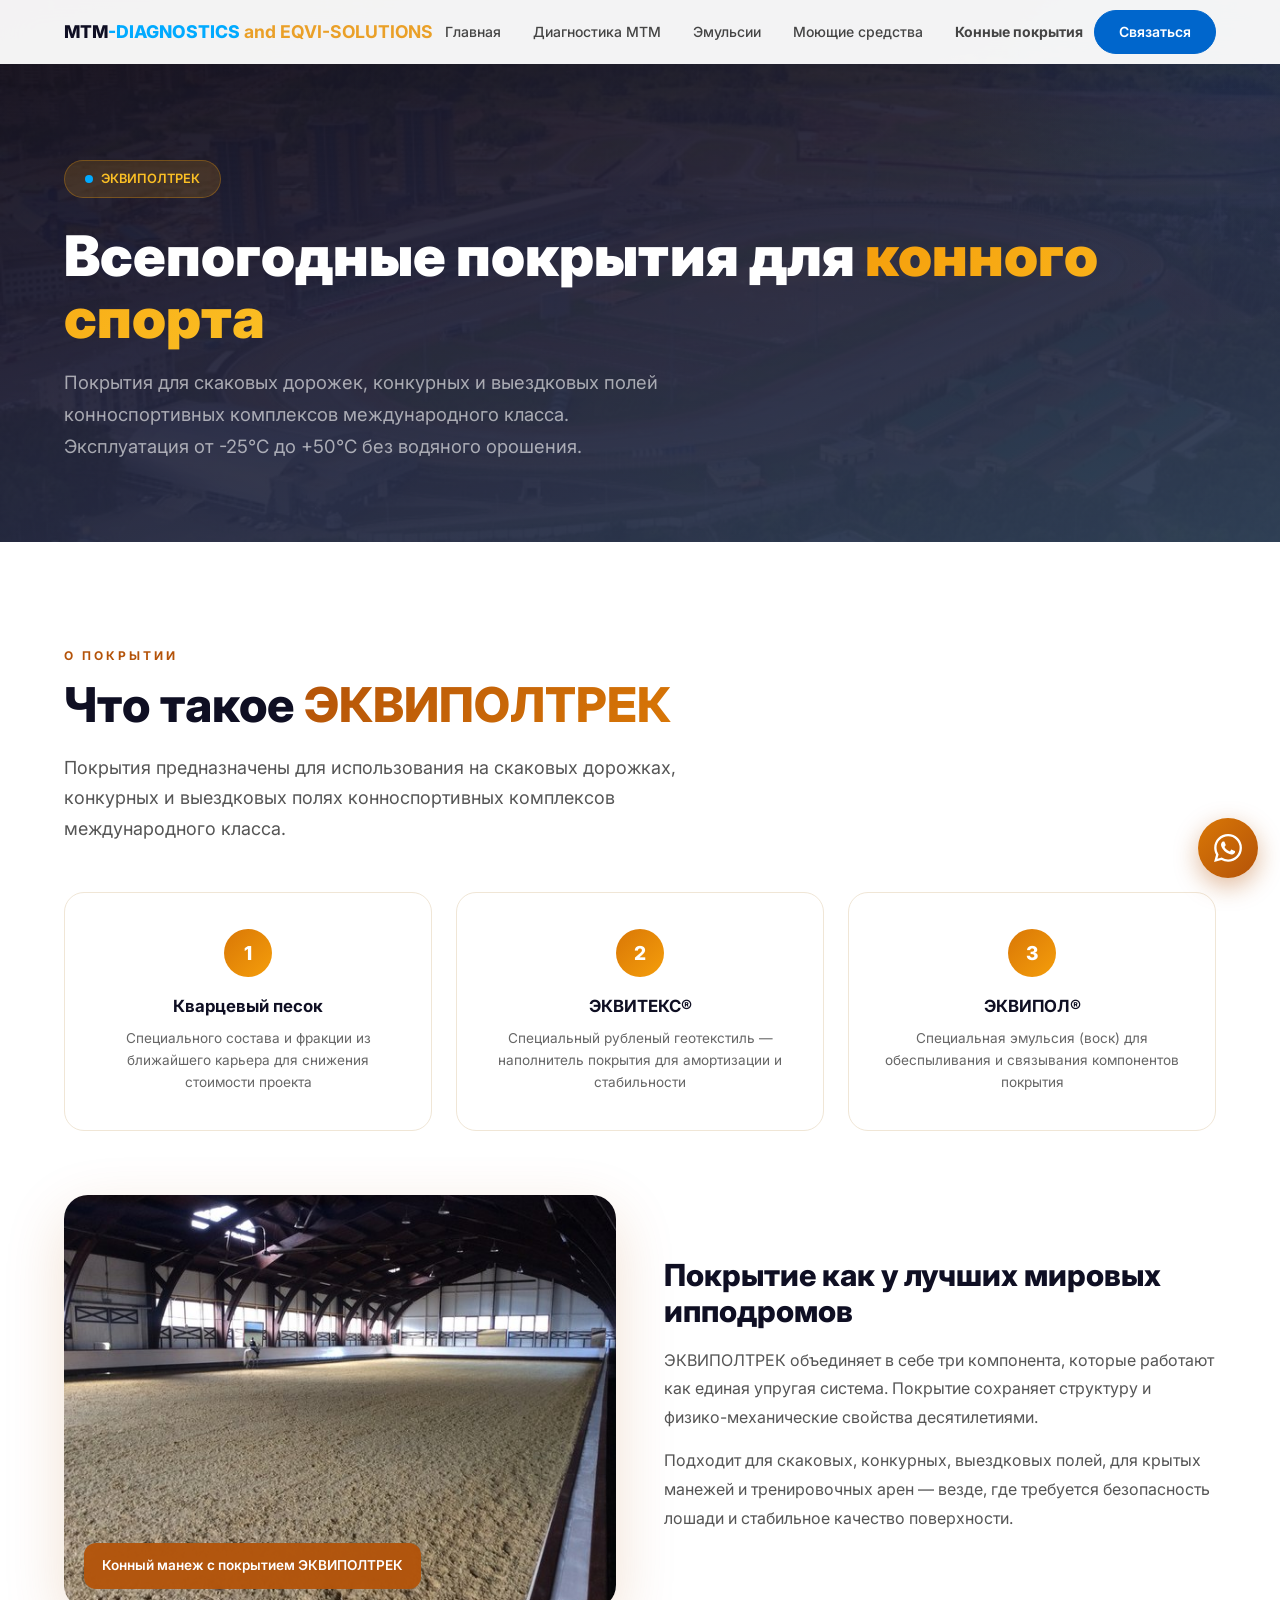
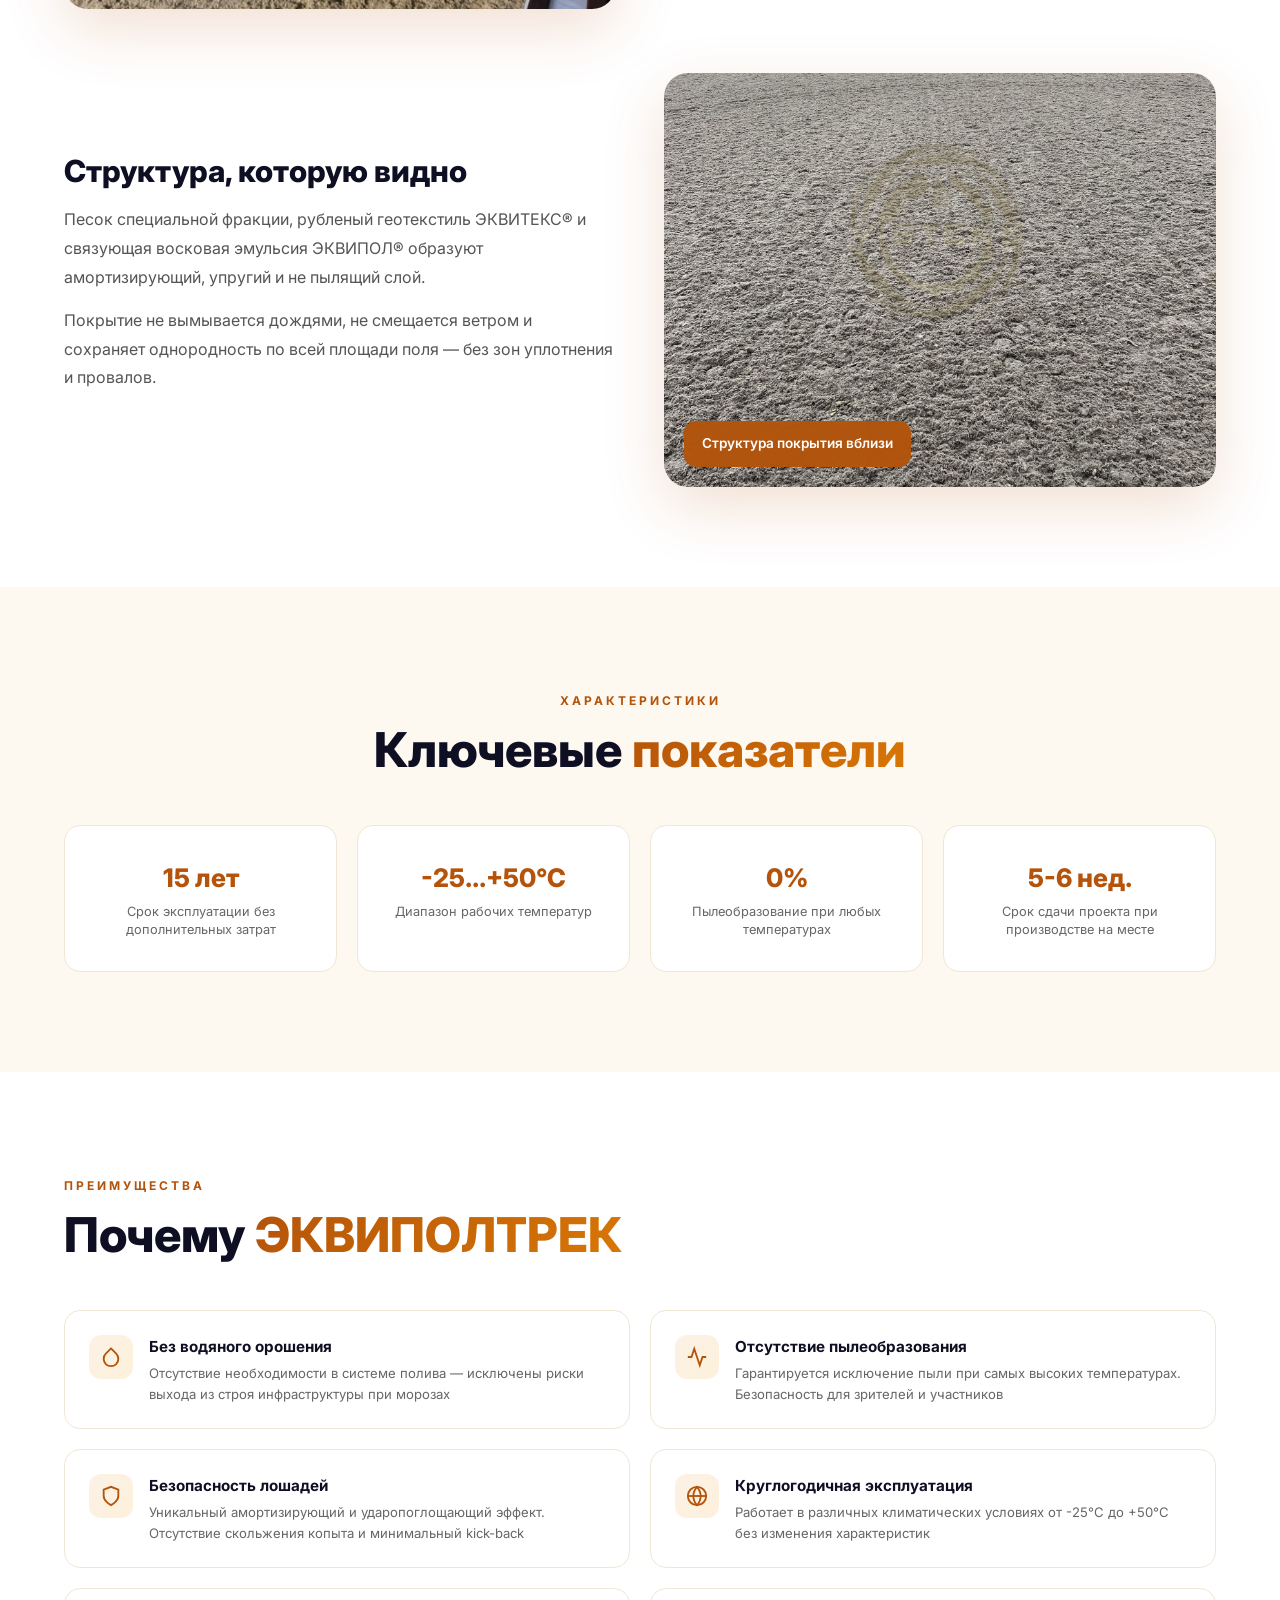
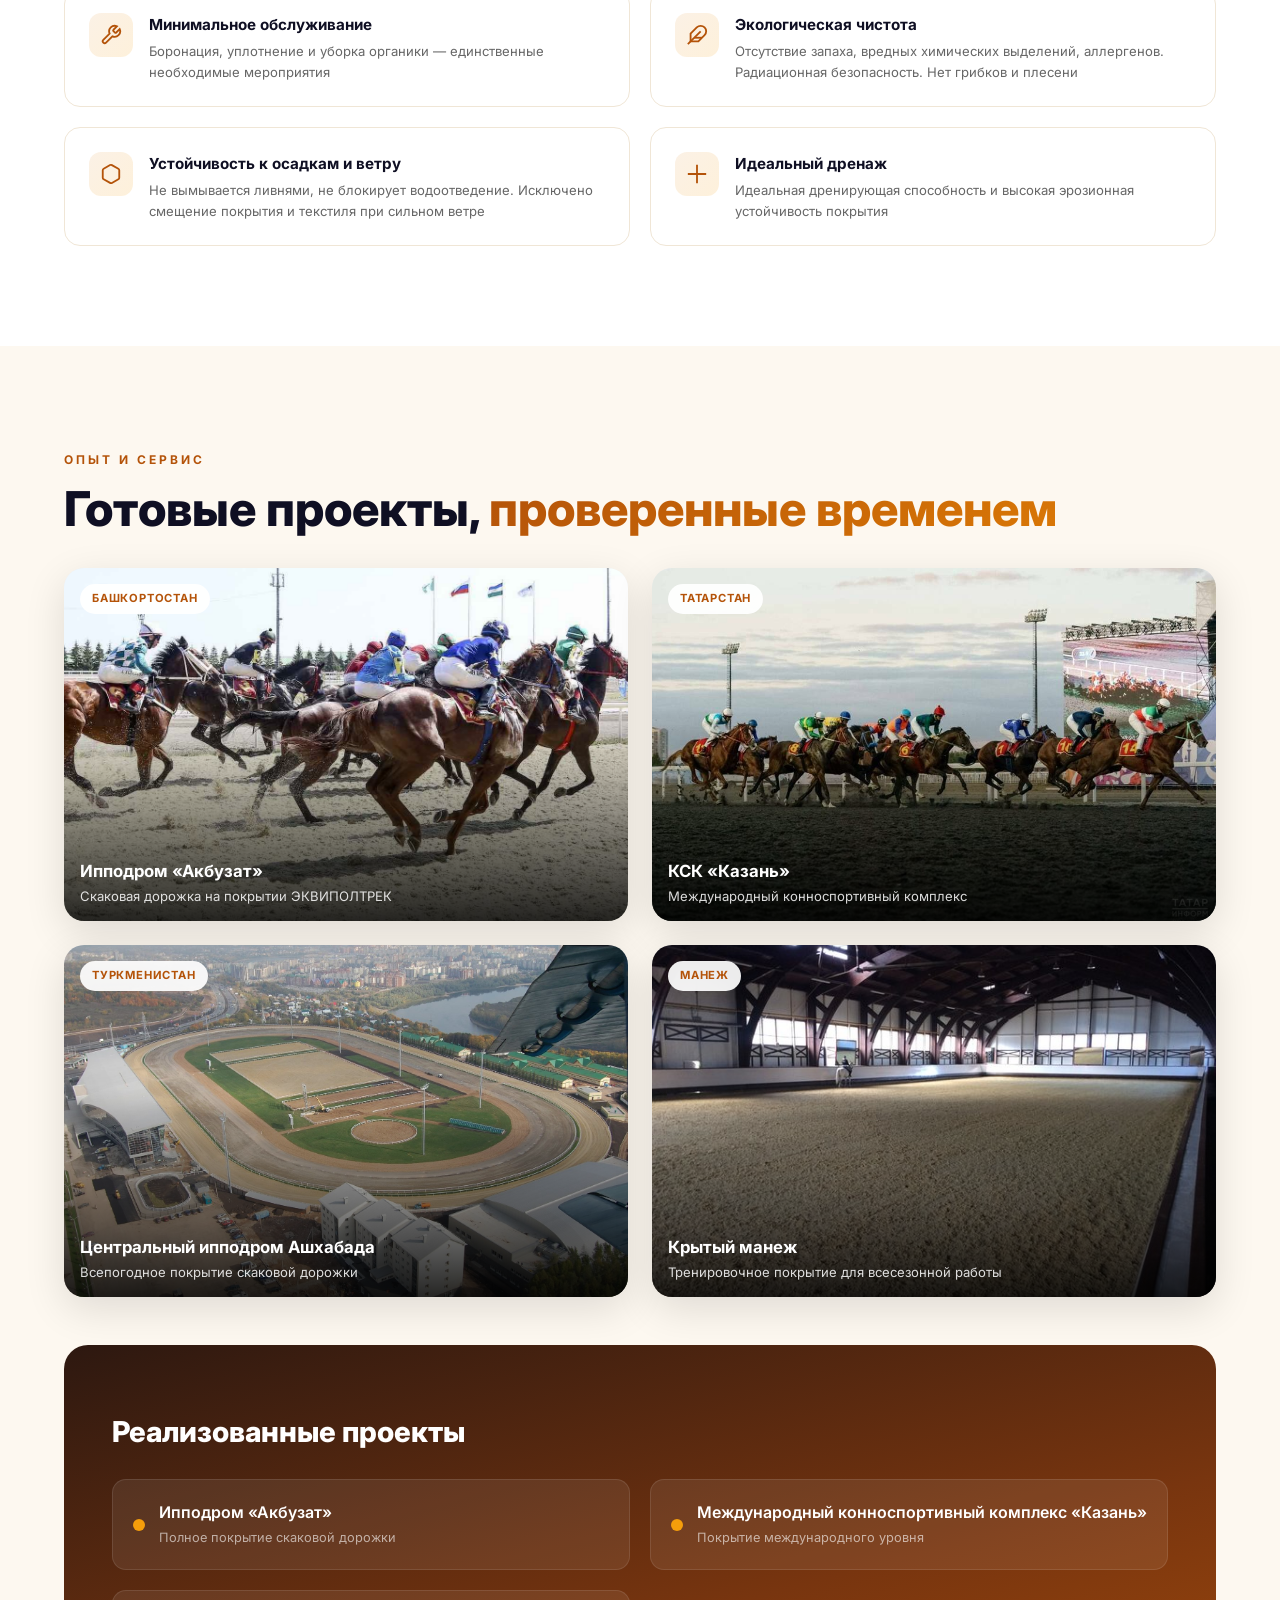
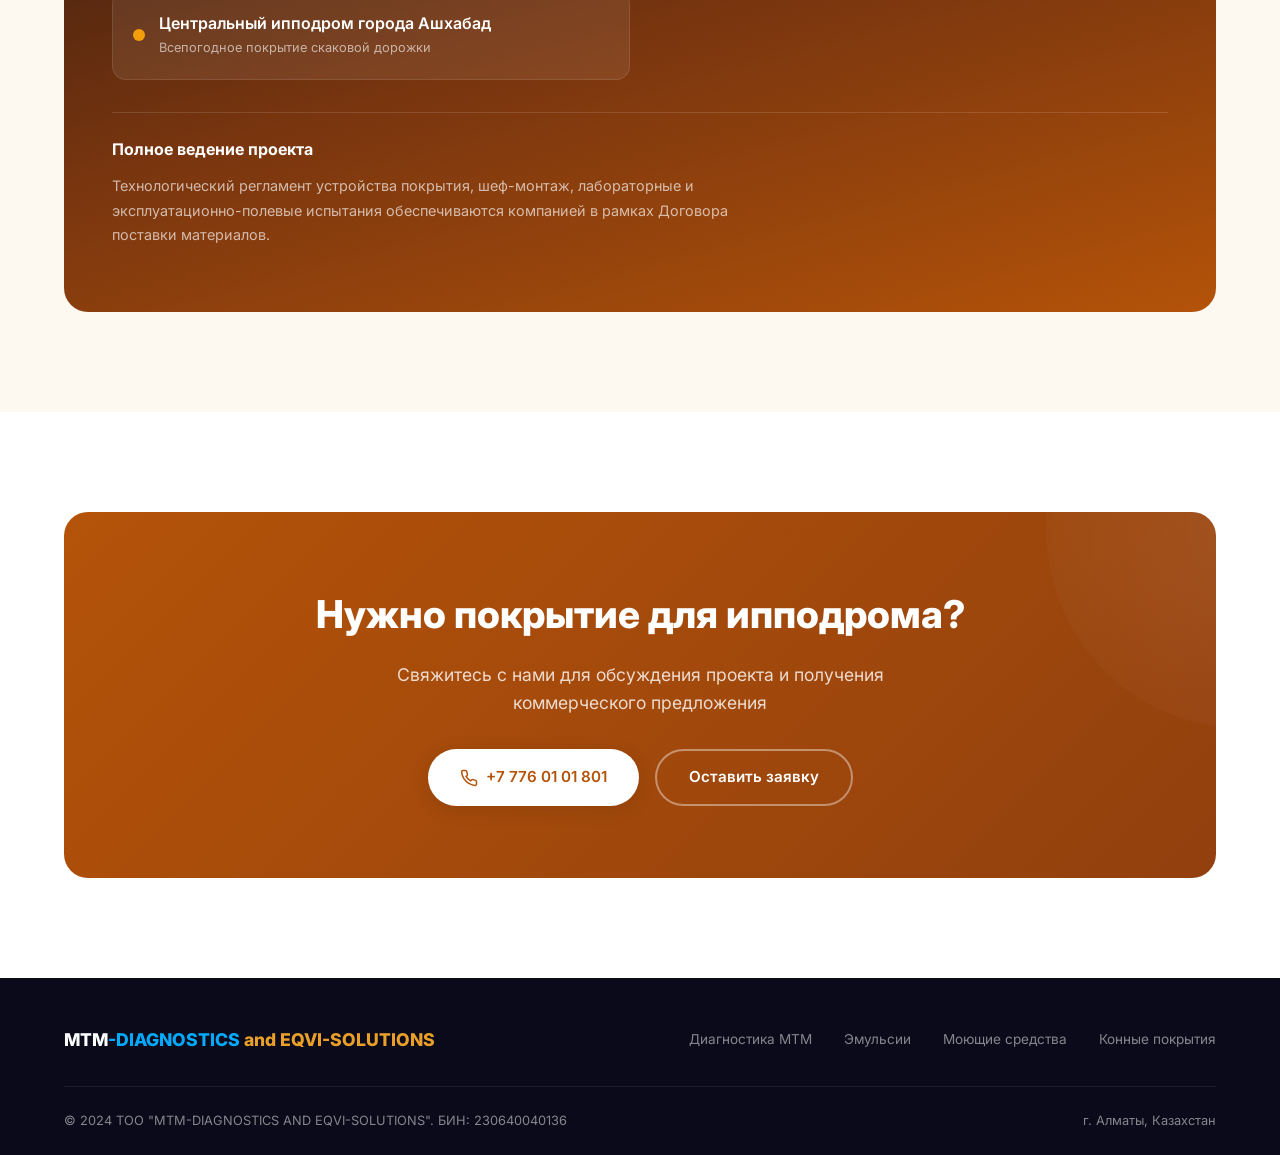
<file: equestrian.html>
<!DOCTYPE html>
<html lang="ru">
<head>
    <meta charset="UTF-8">
    <meta name="viewport" content="width=device-width, initial-scale=1.0">
    <title>Всепогодные конные покрытия ЭКВИПОЛТРЕК — MTM-DIAGNOSTICS AND EQVI-SOLUTIONS</title>
    <meta name="description" content="ЭКВИПОЛТРЕК — всепогодные покрытия для скаковых дорожек, конкурных и выездковых полей, манежей. Эксплуатация от -25°C до +50°C без водяного орошения. 15 лет срок службы.">
    <meta name="theme-color" content="#b45309">
    <meta property="og:title" content="ЭКВИПОЛТРЕК — конные покрытия международного класса">
    <meta property="og:description" content="Реализованные проекты: Акбузат, Казань, Ашхабад. Безопасность лошадей, 0% пыли, минимальное обслуживание.">
    <meta property="og:image" content="photos/equi-akbuzat.jpg">
    <link rel="icon" type="image/svg+xml" href="data:image/svg+xml,%3Csvg xmlns='http://www.w3.org/2000/svg' viewBox='0 0 32 32'%3E%3Crect width='32' height='32' rx='6' fill='%23b45309'/%3E%3Ctext x='16' y='22' font-family='Arial,sans-serif' font-size='14' font-weight='800' text-anchor='middle' fill='white'%3EE%3C/text%3E%3C/svg%3E">
    <link rel="preconnect" href="https://fonts.googleapis.com">
    <link rel="preconnect" href="https://fonts.gstatic.com" crossorigin>
    <link href="https://fonts.googleapis.com/css2?family=Inter:wght@300;400;500;600;700;800;900&display=swap" rel="stylesheet">
    <link rel="stylesheet" href="style.css">
    <style>
        .equi-hero-bg {
            background: linear-gradient(165deg, #2d1810 0%, #78350f 40%, #b45309 70%, #d97706 100%);
        }
        .equi-section { background: #fff; }
        .equi-section-alt { background: #fdf8f0; }
        .equi-badge {
            display: inline-block;
            padding: 3px 12px;
            background: rgba(234,160,40,0.15);
            color: #b45309;
            border-radius: 50px;
            font-size: 0.75rem;
            font-weight: 700;
            letter-spacing: 1px;
            text-transform: uppercase;
        }
        .composition-grid {
            display: grid;
            grid-template-columns: repeat(3, 1fr);
            gap: 24px;
            margin-top: 48px;
        }
        .comp-card {
            background: #fff;
            border-radius: 20px;
            padding: 36px 28px;
            text-align: center;
            border: 1px solid #f0e6d6;
            transition: all 0.3s;
        }
        .comp-card:hover {
            transform: translateY(-6px);
            box-shadow: 0 16px 40px rgba(180,83,9,0.1);
            border-color: #d97706;
        }
        .comp-num {
            width: 48px;
            height: 48px;
            border-radius: 50%;
            background: linear-gradient(135deg, #d97706, #f59e0b);
            color: #fff;
            font-size: 1.2rem;
            font-weight: 800;
            display: flex;
            align-items: center;
            justify-content: center;
            margin: 0 auto 16px;
        }
        .comp-card h4 { font-size: 1.05rem; font-weight: 700; margin-bottom: 8px; color: #0f0f23; }
        .comp-card p { font-size: 0.85rem; color: #666; line-height: 1.6; }

        .benefits-grid {
            display: grid;
            grid-template-columns: repeat(2, 1fr);
            gap: 20px;
            margin-top: 48px;
        }
        .benefit-card {
            display: flex;
            gap: 16px;
            align-items: flex-start;
            padding: 24px;
            background: #fff;
            border-radius: 16px;
            border: 1px solid #f0e6d6;
            transition: all 0.3s;
        }
        .benefit-card:hover {
            transform: translateY(-3px);
            box-shadow: 0 8px 30px rgba(0,0,0,0.06);
        }
        .benefit-icon {
            flex-shrink: 0;
            width: 44px;
            height: 44px;
            border-radius: 12px;
            background: linear-gradient(135deg, rgba(217,119,6,0.1), rgba(245,158,11,0.15));
            display: flex;
            align-items: center;
            justify-content: center;
        }
        .benefit-icon svg { width: 22px; height: 22px; stroke: #b45309; fill: none; }
        .benefit-card h4 { font-size: 0.95rem; font-weight: 700; margin-bottom: 4px; color: #0f0f23; }
        .benefit-card p { font-size: 0.82rem; color: #666; line-height: 1.55; }

        .projects-banner {
            background: linear-gradient(165deg, #2d1810 0%, #78350f 50%, #b45309 100%);
            border-radius: 24px;
            padding: 64px 48px;
            margin-top: 48px;
            color: #fff;
        }
        .projects-banner h3 {
            font-size: 1.8rem;
            font-weight: 800;
            margin-bottom: 24px;
        }
        .projects-list {
            display: grid;
            grid-template-columns: 1fr 1fr;
            gap: 20px;
        }
        .project-item {
            display: flex;
            gap: 14px;
            align-items: center;
            padding: 20px;
            background: rgba(255,255,255,0.08);
            border-radius: 14px;
            border: 1px solid rgba(255,255,255,0.1);
        }
        .project-item .proj-dot {
            width: 12px;
            height: 12px;
            border-radius: 50%;
            background: #f59e0b;
            flex-shrink: 0;
        }
        .project-item h4 { font-size: 1rem; font-weight: 600; }
        .project-item p { font-size: 0.8rem; color: rgba(255,255,255,0.6); margin-top: 2px; }

        .spec-grid {
            display: grid;
            grid-template-columns: repeat(4, 1fr);
            gap: 20px;
            margin-top: 48px;
        }
        .spec-card {
            text-align: center;
            padding: 32px 20px;
            background: #fff;
            border-radius: 16px;
            border: 1px solid #f0e6d6;
        }
        .spec-value {
            font-size: 1.6rem;
            font-weight: 800;
            color: #b45309;
            margin-bottom: 4px;
        }
        .spec-label {
            font-size: 0.8rem;
            color: #666;
            line-height: 1.4;
        }

        @media (max-width: 1024px) {
            .benefits-grid { grid-template-columns: 1fr; }
            .projects-list { grid-template-columns: 1fr; }
        }
        @media (max-width: 768px) {
            .composition-grid { grid-template-columns: 1fr; gap: 14px; margin-top: 32px; }
            .comp-card { padding: 24px 20px; }
            .spec-grid { grid-template-columns: repeat(2, 1fr); gap: 12px; margin-top: 32px; }
            .spec-card { padding: 22px 16px; }
            .spec-value { font-size: 1.3rem; }
            .spec-label { font-size: 0.72rem; }
            .projects-banner { padding: 32px 22px; border-radius: 18px; }
            .projects-banner h3 { font-size: 1.4rem; margin-bottom: 18px; }
            .project-item { padding: 16px; }
            .benefit-card { padding: 18px; }
            .benefits-grid { gap: 14px; margin-top: 32px; }
        }
        @media (max-width: 480px) {
            .spec-grid { grid-template-columns: 1fr; }
            .spec-value { font-size: 1.5rem; }
        }
    </style>
</head>
<body>

<!-- NAVBAR -->
<nav class="navbar navbar-light" id="navbar">
    <div class="container">
        <a href="index.html" class="nav-logo">MTM<span>-DIAGNOSTICS</span> <span class="amber">and EQVI-SOLUTIONS</span></a>
        <ul class="nav-links">
            <li><a href="index.html">Главная</a></li>
            <li><a href="diagnostics.html">Диагностика МТМ</a></li>
            <li><a href="emulsions.html">Эмульсии</a></li>
            <li><a href="cleaning.html">Моющие средства</a></li>
            <li><a href="equestrian.html" class="active">Конные покрытия</a></li>
        </ul>
        <a href="index.html#contacts" class="nav-cta">Связаться</a>
        <button class="nav-burger" onclick="toggleMenu()">
            <span></span><span></span><span></span>
        </button>
    </div>
</nav>

<!-- MOBILE MENU -->
<div class="mobile-menu" id="mobileMenu">
    <button class="mobile-close" onclick="toggleMenu()">&times;</button>
    <a href="index.html" onclick="toggleMenu()">Главная</a>
    <a href="diagnostics.html" onclick="toggleMenu()">Диагностика МТМ</a>
    <a href="emulsions.html" onclick="toggleMenu()">Эмульсии</a>
    <a href="cleaning.html" onclick="toggleMenu()">Моющие средства</a>
    <a href="equestrian.html" onclick="toggleMenu()">Конные покрытия</a>
    <a href="index.html#contacts" onclick="toggleMenu()">Контакты</a>
</div>

<!-- PAGE HERO -->
<section class="page-hero page-hero-with-img">
    <div class="page-hero-img-bg equi-hero-img-bg" style="background-image:url('photos/equi-hippodrome.jpg');"></div>
    <div class="container">
        <div class="hero-badge" style="background:rgba(245,158,11,0.15);border-color:rgba(245,158,11,0.3);color:#fbbf24;">ЭКВИПОЛТРЕК</div>
        <h1>Всепогодные покрытия для <span class="highlight" style="background:linear-gradient(135deg,#f59e0b,#fbbf24);-webkit-background-clip:text;-webkit-text-fill-color:transparent;background-clip:text;">конного спорта</span></h1>
        <p>Покрытия для скаковых дорожек, конкурных и выездковых полей конноспортивных комплексов международного класса. Эксплуатация от -25&deg;C до +50&deg;C без водяного орошения.</p>
    </div>
</section>

<!-- ABOUT -->
<section class="section equi-section">
    <div class="container">
        <div class="fade-up">
            <span class="section-label" style="color:#b45309;">О покрытии</span>
            <h2 class="section-title">Что такое <span style="background:linear-gradient(135deg,#b45309,#d97706);-webkit-background-clip:text;-webkit-text-fill-color:transparent;background-clip:text;">ЭКВИПОЛТРЕК</span></h2>
            <p class="section-subtitle">Покрытия предназначены для использования на скаковых дорожках, конкурных и выездковых полях конноспортивных комплексов международного класса.</p>
        </div>

        <div class="composition-grid fade-up">
            <div class="comp-card">
                <div class="comp-num">1</div>
                <h4>Кварцевый песок</h4>
                <p>Специального состава и фракции из ближайшего карьера для снижения стоимости проекта</p>
            </div>
            <div class="comp-card">
                <div class="comp-num">2</div>
                <h4>ЭКВИТЕКС&reg;</h4>
                <p>Специальный рубленый геотекстиль — наполнитель покрытия для амортизации и стабильности</p>
            </div>
            <div class="comp-card">
                <div class="comp-num">3</div>
                <h4>ЭКВИПОЛ&reg;</h4>
                <p>Специальная эмульсия (воск) для обеспыливания и связывания компонентов покрытия</p>
            </div>
        </div>

        <div class="equi-feature-row fade-up">
            <div class="equi-feature-img">
                <img src="photos/equi-manege.jpg" alt="Конный манеж с покрытием ЭКВИПОЛТРЕК" loading="lazy">
                <div class="corner-plate">Конный манеж с покрытием ЭКВИПОЛТРЕК</div>
            </div>
            <div class="equi-feature-text">
                <h3>Покрытие как у лучших мировых ипподромов</h3>
                <p>ЭКВИПОЛТРЕК объединяет в себе три компонента, которые работают как единая упругая система. Покрытие сохраняет структуру и физико-механические свойства десятилетиями.</p>
                <p>Подходит для скаковых, конкурных, выездковых полей, для крытых манежей и тренировочных арен — везде, где требуется безопасность лошади и стабильное качество поверхности.</p>
            </div>
        </div>

        <div class="equi-feature-row equi-feature-row-reverse fade-up">
            <div class="equi-feature-img">
                <img src="photos/equi-ground-closeup.jpg" alt="Грунт скаковой дорожки вблизи" loading="lazy">
                <div class="corner-plate">Структура покрытия вблизи</div>
            </div>
            <div class="equi-feature-text">
                <h3>Структура, которую видно</h3>
                <p>Песок специальной фракции, рубленый геотекстиль ЭКВИТЕКС® и связующая восковая эмульсия ЭКВИПОЛ® образуют амортизирующий, упругий и не пылящий слой.</p>
                <p>Покрытие не вымывается дождями, не смещается ветром и сохраняет однородность по всей площади поля — без зон уплотнения и провалов.</p>
            </div>
        </div>
    </div>
</section>

<!-- KEY SPECS -->
<section class="section equi-section-alt">
    <div class="container">
        <div class="fade-up" style="text-align:center;">
            <span class="section-label" style="color:#b45309;">Характеристики</span>
            <h2 class="section-title">Ключевые <span style="background:linear-gradient(135deg,#b45309,#d97706);-webkit-background-clip:text;-webkit-text-fill-color:transparent;background-clip:text;">показатели</span></h2>
        </div>
        <div class="spec-grid fade-up">
            <div class="spec-card">
                <div class="spec-value">15 лет</div>
                <div class="spec-label">Срок эксплуатации без дополнительных затрат</div>
            </div>
            <div class="spec-card">
                <div class="spec-value">-25...+50&deg;C</div>
                <div class="spec-label">Диапазон рабочих температур</div>
            </div>
            <div class="spec-card">
                <div class="spec-value">0%</div>
                <div class="spec-label">Пылеобразование при любых температурах</div>
            </div>
            <div class="spec-card">
                <div class="spec-value">5-6 нед.</div>
                <div class="spec-label">Срок сдачи проекта при производстве на месте</div>
            </div>
        </div>
    </div>
</section>

<!-- BENEFITS -->
<section class="section equi-section">
    <div class="container">
        <div class="fade-up">
            <span class="section-label" style="color:#b45309;">Преимущества</span>
            <h2 class="section-title">Почему <span style="background:linear-gradient(135deg,#b45309,#d97706);-webkit-background-clip:text;-webkit-text-fill-color:transparent;background-clip:text;">ЭКВИПОЛТРЕК</span></h2>
        </div>
        <div class="benefits-grid fade-up">
            <div class="benefit-card">
                <div class="benefit-icon">
                    <svg viewBox="0 0 24 24" stroke-width="2"><path d="M12 2.69l5.66 5.66a8 8 0 11-11.31 0z"/></svg>
                </div>
                <div>
                    <h4>Без водяного орошения</h4>
                    <p>Отсутствие необходимости в системе полива — исключены риски выхода из строя инфраструктуры при морозах</p>
                </div>
            </div>
            <div class="benefit-card">
                <div class="benefit-icon">
                    <svg viewBox="0 0 24 24" stroke-width="2"><path d="M22 12h-4l-3 9L9 3l-3 9H2"/></svg>
                </div>
                <div>
                    <h4>Отсутствие пылеобразования</h4>
                    <p>Гарантируется исключение пыли при самых высоких температурах. Безопасность для зрителей и участников</p>
                </div>
            </div>
            <div class="benefit-card">
                <div class="benefit-icon">
                    <svg viewBox="0 0 24 24" stroke-width="2"><path d="M12 22s8-4 8-10V5l-8-3-8 3v7c0 6 8 10 8 10z"/></svg>
                </div>
                <div>
                    <h4>Безопасность лошадей</h4>
                    <p>Уникальный амортизирующий и ударопоглощающий эффект. Отсутствие скольжения копыта и минимальный kick-back</p>
                </div>
            </div>
            <div class="benefit-card">
                <div class="benefit-icon">
                    <svg viewBox="0 0 24 24" stroke-width="2"><circle cx="12" cy="12" r="10"/><path d="M2 12h20"/><path d="M12 2a15.3 15.3 0 014 10 15.3 15.3 0 01-4 10 15.3 15.3 0 01-4-10 15.3 15.3 0 014-10z"/></svg>
                </div>
                <div>
                    <h4>Круглогодичная эксплуатация</h4>
                    <p>Работает в различных климатических условиях от -25&deg;C до +50&deg;C без изменения характеристик</p>
                </div>
            </div>
            <div class="benefit-card">
                <div class="benefit-icon">
                    <svg viewBox="0 0 24 24" stroke-width="2"><path d="M14.7 6.3a1 1 0 000 1.4l1.6 1.6a1 1 0 001.4 0l3.77-3.77a6 6 0 01-7.94 7.94l-6.91 6.91a2.12 2.12 0 01-3-3l6.91-6.91a6 6 0 017.94-7.94l-3.76 3.76z"/></svg>
                </div>
                <div>
                    <h4>Минимальное обслуживание</h4>
                    <p>Боронация, уплотнение и уборка органики — единственные необходимые мероприятия</p>
                </div>
            </div>
            <div class="benefit-card">
                <div class="benefit-icon">
                    <svg viewBox="0 0 24 24" stroke-width="2"><path d="M20.24 12.24a6 6 0 00-8.49-8.49L5 10.5V19h8.5z"/><line x1="16" y1="8" x2="2" y2="22"/><line x1="17.5" y1="15" x2="9" y2="15"/></svg>
                </div>
                <div>
                    <h4>Экологическая чистота</h4>
                    <p>Отсутствие запаха, вредных химических выделений, аллергенов. Радиационная безопасность. Нет грибков и плесени</p>
                </div>
            </div>
            <div class="benefit-card">
                <div class="benefit-icon">
                    <svg viewBox="0 0 24 24" stroke-width="2"><path d="M21 16V8a2 2 0 00-1-1.73l-7-4a2 2 0 00-2 0l-7 4A2 2 0 003 8v8a2 2 0 001 1.73l7 4a2 2 0 002 0l7-4A2 2 0 0021 16z"/></svg>
                </div>
                <div>
                    <h4>Устойчивость к осадкам и ветру</h4>
                    <p>Не вымывается ливнями, не блокирует водоотведение. Исключено смещение покрытия и текстиля при сильном ветре</p>
                </div>
            </div>
            <div class="benefit-card">
                <div class="benefit-icon">
                    <svg viewBox="0 0 24 24" stroke-width="2"><path d="M12 2v20M2 12h20"/></svg>
                </div>
                <div>
                    <h4>Идеальный дренаж</h4>
                    <p>Идеальная дренирующая способность и высокая эрозионная устойчивость покрытия</p>
                </div>
            </div>
        </div>
    </div>
</section>

<!-- PROJECTS & SERVICE -->
<section class="section equi-section-alt">
    <div class="container">
        <div class="fade-up">
            <span class="section-label" style="color:#b45309;">Опыт и сервис</span>
            <h2 class="section-title">Готовые проекты, <span style="background:linear-gradient(135deg,#b45309,#d97706);-webkit-background-clip:text;-webkit-text-fill-color:transparent;background-clip:text;">проверенные временем</span></h2>
        </div>

        <div class="equi-gallery-grid fade-up">
            <div class="photo-card tag-equi">
                <span class="photo-tag-corner">Башкортостан</span>
                <img src="photos/equi-akbuzat.jpg" alt="Скачки на ипподроме Акбузат" loading="lazy">
                <div class="photo-plate">
                    <h4>Ипподром «Акбузат»</h4>
                    <p>Скаковая дорожка на покрытии ЭКВИПОЛТРЕК</p>
                </div>
            </div>
            <div class="photo-card tag-equi">
                <span class="photo-tag-corner">Татарстан</span>
                <img src="photos/equi-kazan.jpg" alt="Конноспортивный комплекс Казань" loading="lazy">
                <div class="photo-plate">
                    <h4>КСК «Казань»</h4>
                    <p>Международный конноспортивный комплекс</p>
                </div>
            </div>
            <div class="photo-card tag-equi">
                <span class="photo-tag-corner">Туркменистан</span>
                <img src="photos/equi-hippodrome-2.jpg" alt="Ипподром в Ашхабаде" loading="lazy">
                <div class="photo-plate">
                    <h4>Центральный ипподром Ашхабада</h4>
                    <p>Всепогодное покрытие скаковой дорожки</p>
                </div>
            </div>
            <div class="photo-card tag-equi">
                <span class="photo-tag-corner">Манеж</span>
                <img src="photos/equi-manege.jpg" alt="Конный манеж" loading="lazy">
                <div class="photo-plate">
                    <h4>Крытый манеж</h4>
                    <p>Тренировочное покрытие для всесезонной работы</p>
                </div>
            </div>
        </div>

        <div class="projects-banner fade-up" style="margin-top:48px;">
            <h3>Реализованные проекты</h3>
            <div class="projects-list">
                <div class="project-item">
                    <div class="proj-dot"></div>
                    <div>
                        <h4>Ипподром «Акбузат»</h4>
                        <p>Полное покрытие скаковой дорожки</p>
                    </div>
                </div>
                <div class="project-item">
                    <div class="proj-dot"></div>
                    <div>
                        <h4>Международный конноспортивный комплекс «Казань»</h4>
                        <p>Покрытие международного уровня</p>
                    </div>
                </div>
                <div class="project-item">
                    <div class="proj-dot"></div>
                    <div>
                        <h4>Центральный ипподром города Ашхабад</h4>
                        <p>Всепогодное покрытие скаковой дорожки</p>
                    </div>
                </div>
            </div>
            <div style="margin-top:32px; padding-top:24px; border-top:1px solid rgba(255,255,255,0.12);">
                <h4 style="font-size:1rem; font-weight:700; margin-bottom:12px;">Полное ведение проекта</h4>
                <p style="font-size:0.9rem; color:rgba(255,255,255,0.65); line-height:1.7; max-width:640px;">Технологический регламент устройства покрытия, шеф-монтаж, лабораторные и эксплуатационно-полевые испытания обеспечиваются компанией в рамках Договора поставки материалов.</p>
            </div>
        </div>
    </div>
</section>

<!-- CTA -->
<section class="section cta-section">
    <div class="container">
        <div class="cta-box fade-up" style="background:linear-gradient(135deg,#b45309,#92400e);">
            <h2>Нужно покрытие для ипподрома?</h2>
            <p>Свяжитесь с нами для обсуждения проекта и получения коммерческого предложения</p>
            <div class="cta-buttons">
                <a href="tel:+77760101801" class="btn btn-white" style="color:#b45309;">
                    <svg width="18" height="18" viewBox="0 0 24 24" fill="none" stroke="currentColor" stroke-width="2"><path d="M22 16.92v3a2 2 0 01-2.18 2 19.79 19.79 0 01-8.63-3.07 19.5 19.5 0 01-6-6 19.79 19.79 0 01-3.07-8.67A2 2 0 014.11 2h3a2 2 0 012 1.72c.127.96.361 1.903.7 2.81a2 2 0 01-.45 2.11L8.09 9.91a16 16 0 006 6l1.27-1.27a2 2 0 012.11-.45c.907.339 1.85.573 2.81.7A2 2 0 0122 16.92z"/></svg>
                    +7 776 01 01 801
                </a>
                <a href="index.html#contacts" class="btn btn-outline" style="color:#fff;border-color:rgba(255,255,255,0.4);">
                    Оставить заявку
                </a>
            </div>
        </div>
    </div>
</section>

<!-- FLOATING CALL -->
<a href="https://wa.me/77760101801" class="floating-call" aria-label="Написать в WhatsApp" target="_blank" rel="noopener" style="background:linear-gradient(135deg,#d97706 0%,#b45309 100%);box-shadow:0 8px 24px rgba(180,83,9,0.4);">
    <svg viewBox="0 0 24 24"><path d="M17.472 14.382c-.297-.149-1.758-.867-2.03-.967-.273-.099-.471-.148-.67.15-.197.297-.767.966-.94 1.164-.173.199-.347.223-.644.075-.297-.15-1.255-.463-2.39-1.475-.883-.788-1.48-1.761-1.653-2.059-.173-.297-.018-.458.13-.606.134-.133.298-.347.446-.52.149-.174.198-.298.297-.497.099-.198.05-.371-.025-.52-.075-.149-.669-1.612-.916-2.207-.242-.579-.487-.5-.669-.51-.173-.008-.371-.01-.57-.01-.198 0-.52.074-.792.372-.272.297-1.04 1.016-1.04 2.479 0 1.462 1.065 2.875 1.213 3.074.149.198 2.096 3.2 5.077 4.487.709.306 1.262.489 1.694.625.712.227 1.36.195 1.871.118.571-.085 1.758-.719 2.006-1.413.248-.694.248-1.289.173-1.413-.074-.124-.272-.198-.57-.347m-5.421 7.403h-.004a9.87 9.87 0 01-5.031-1.378l-.361-.214-3.741.982.998-3.648-.235-.374a9.86 9.86 0 01-1.51-5.26c.001-5.45 4.436-9.884 9.888-9.884 2.64 0 5.122 1.03 6.988 2.898a9.825 9.825 0 012.893 6.994c-.003 5.45-4.437 9.884-9.885 9.884m8.413-18.297A11.815 11.815 0 0012.05 0C5.495 0 .16 5.335.157 11.892c0 2.096.547 4.142 1.588 5.945L.057 24l6.305-1.654a11.882 11.882 0 005.683 1.448h.005c6.554 0 11.89-5.335 11.893-11.893a11.821 11.821 0 00-3.48-8.413z"/></svg>
</a>

<!-- FOOTER -->
<footer class="footer">
    <div class="container">
        <div class="footer-top">
            <div class="footer-logo">MTM<span>-DIAGNOSTICS</span> <span class="amber">and EQVI-SOLUTIONS</span></div>
            <ul class="footer-links">
                <li><a href="diagnostics.html">Диагностика МТМ</a></li>
                <li><a href="emulsions.html">Эмульсии</a></li>
                <li><a href="cleaning.html">Моющие средства</a></li>
                <li><a href="equestrian.html">Конные покрытия</a></li>
            </ul>
        </div>
        <div class="footer-bottom">
            <span>&copy; 2024 ТОО "MTM-DIAGNOSTICS AND EQVI-SOLUTIONS". БИН: 230640040136</span>
            <span>г. Алматы, Казахстан</span>
        </div>
    </div>
</footer>

<script>
    const navbar = document.getElementById('navbar');
    window.addEventListener('scroll', () => {
        if (window.scrollY > 50) navbar.classList.add('scrolled');
        else navbar.classList.remove('scrolled');
    });

    function toggleMenu() {
        document.getElementById('mobileMenu').classList.toggle('open');
    }

    const observer = new IntersectionObserver((entries) => {
        entries.forEach(entry => {
            if (entry.isIntersecting) entry.target.classList.add('visible');
        });
    }, { threshold: 0.1, rootMargin: '0px 0px -40px 0px' });
    document.querySelectorAll('.fade-up').forEach(el => observer.observe(el));
</script>

</body>
</html>
</file>
<file: style.css>
/* ===== RESET & BASE ===== */
*, *::before, *::after { margin: 0; padding: 0; box-sizing: border-box; }
html { scroll-behavior: smooth; font-size: 16px; }
body {
    font-family: 'Inter', sans-serif;
    color: #1a1a2e;
    background: #ffffff;
    line-height: 1.6;
    overflow-x: hidden;
}
a { text-decoration: none; color: inherit; }
img { max-width: 100%; display: block; }

/* ===== UTILITIES ===== */
.container { max-width: 1200px; margin: 0 auto; padding: 0 24px; }
.section { padding: 100px 0; }
.section-label {
    display: inline-block;
    font-size: 0.75rem;
    font-weight: 700;
    letter-spacing: 3px;
    text-transform: uppercase;
    color: #0066CC;
    margin-bottom: 12px;
}
.section-title {
    font-size: clamp(2rem, 4vw, 3rem);
    font-weight: 800;
    line-height: 1.15;
    margin-bottom: 20px;
    color: #0f0f23;
}
.section-subtitle {
    font-size: 1.125rem;
    color: #555;
    max-width: 640px;
    line-height: 1.7;
}
.gradient-text {
    background: linear-gradient(135deg, #0066CC, #00AAFF);
    -webkit-background-clip: text;
    -webkit-text-fill-color: transparent;
    background-clip: text;
}
.btn {
    display: inline-flex;
    align-items: center;
    gap: 8px;
    padding: 14px 32px;
    border-radius: 50px;
    font-size: 0.95rem;
    font-weight: 600;
    cursor: pointer;
    border: none;
    transition: all 0.3s ease;
}
.btn-primary {
    background: linear-gradient(135deg, #0066CC, #0088EE);
    color: #fff;
    box-shadow: 0 4px 20px rgba(0, 102, 204, 0.35);
}
.btn-primary:hover {
    transform: translateY(-2px);
    box-shadow: 0 8px 30px rgba(0, 102, 204, 0.5);
}
.btn-outline {
    background: transparent;
    color: #0066CC;
    border: 2px solid #0066CC;
}
.btn-outline:hover {
    background: #0066CC;
    color: #fff;
}
.btn-white {
    background: #fff;
    color: #0066CC;
    box-shadow: 0 4px 20px rgba(0,0,0,0.1);
}
.btn-white:hover {
    transform: translateY(-2px);
    box-shadow: 0 8px 30px rgba(0,0,0,0.15);
}

/* ===== ANIMATIONS ===== */
.fade-up {
    opacity: 0;
    transform: translateY(40px);
    transition: opacity 0.7s ease, transform 0.7s ease;
}
.fade-up.visible {
    opacity: 1;
    transform: translateY(0);
}

/* ===== NAVBAR ===== */
.navbar {
    position: fixed;
    top: 0;
    left: 0;
    right: 0;
    z-index: 1000;
    padding: 16px 0;
    transition: all 0.3s ease;
}
.navbar.scrolled, .navbar.navbar-light {
    background: rgba(255,255,255,0.95);
    backdrop-filter: blur(20px);
    box-shadow: 0 2px 30px rgba(0,0,0,0.06);
    padding: 10px 0;
}
.navbar .container {
    display: flex;
    justify-content: space-between;
    align-items: center;
}
.nav-logo {
    font-size: 1.1rem;
    font-weight: 800;
    color: #fff;
    transition: color 0.3s;
}
.navbar.scrolled .nav-logo, .navbar.navbar-light .nav-logo { color: #0f0f23; }
.nav-logo span { color: #00AAFF; }
.nav-logo .amber { color: #eaa028; font-weight: 700; }
.nav-links {
    display: flex;
    list-style: none;
    gap: 32px;
}
.nav-links a {
    font-size: 0.875rem;
    font-weight: 500;
    color: rgba(255,255,255,0.85);
    transition: color 0.3s;
}
.navbar.scrolled .nav-links a, .navbar.navbar-light .nav-links a { color: #444; }
.nav-links a:hover { color: #00AAFF; }
.nav-links a.active { color: #00AAFF; font-weight: 700; }
.nav-cta {
    font-size: 0.875rem;
    font-weight: 600;
    padding: 10px 24px;
    border-radius: 50px;
    background: rgba(255,255,255,0.15);
    color: #fff;
    border: 1px solid rgba(255,255,255,0.3);
    transition: all 0.3s;
}
.navbar.scrolled .nav-cta, .navbar.navbar-light .nav-cta {
    background: #0066CC;
    color: #fff;
    border-color: #0066CC;
}
.nav-cta:hover { transform: translateY(-1px); }
.nav-burger {
    display: none;
    flex-direction: column;
    gap: 5px;
    cursor: pointer;
    background: none;
    border: none;
    padding: 4px;
}
.nav-burger span {
    width: 24px;
    height: 2px;
    background: #fff;
    border-radius: 2px;
    transition: all 0.3s;
}
.navbar.scrolled .nav-burger span, .navbar.navbar-light .nav-burger span { background: #0f0f23; }

/* ===== HERO ===== */
.hero {
    position: relative;
    min-height: 100vh;
    display: flex;
    align-items: center;
    background: linear-gradient(165deg, #0a0a1a 0%, #0f1b3d 40%, #0d2955 70%, #0a3b6e 100%);
    overflow: hidden;
}
.hero::before {
    content: '';
    position: absolute;
    top: -50%;
    right: -20%;
    width: 800px;
    height: 800px;
    background: radial-gradient(circle, rgba(0,102,204,0.15) 0%, transparent 70%);
    border-radius: 50%;
}
.hero::after {
    content: '';
    position: absolute;
    bottom: -30%;
    left: -10%;
    width: 600px;
    height: 600px;
    background: radial-gradient(circle, rgba(0,170,255,0.1) 0%, transparent 70%);
    border-radius: 50%;
}
.hero-content {
    position: relative;
    z-index: 2;
    padding: 120px 0 80px;
}
.hero-badge {
    display: inline-flex;
    align-items: center;
    gap: 8px;
    padding: 8px 20px;
    background: rgba(0,170,255,0.1);
    border: 1px solid rgba(0,170,255,0.25);
    border-radius: 50px;
    font-size: 0.8rem;
    font-weight: 600;
    color: #5bc0ff;
    margin-bottom: 28px;
}
.hero-badge::before {
    content: '';
    width: 8px;
    height: 8px;
    background: #00AAFF;
    border-radius: 50%;
    animation: pulse 2s infinite;
}
@keyframes pulse {
    0%, 100% { opacity: 1; transform: scale(1); }
    50% { opacity: 0.5; transform: scale(1.5); }
}
.hero h1 {
    font-size: clamp(2.2rem, 4.5vw, 3.8rem);
    font-weight: 900;
    color: #fff;
    line-height: 1.1;
    margin-bottom: 24px;
    max-width: 800px;
}
.hero h1 .highlight {
    background: linear-gradient(135deg, #00AAFF, #5be0ff);
    -webkit-background-clip: text;
    -webkit-text-fill-color: transparent;
    background-clip: text;
}
.hero p {
    font-size: 1.15rem;
    color: rgba(255,255,255,0.65);
    max-width: 560px;
    line-height: 1.75;
    margin-bottom: 40px;
}
.hero-buttons { display: flex; gap: 16px; flex-wrap: wrap; margin-bottom: 64px; }
.hero-stats {
    display: grid;
    grid-template-columns: repeat(4, 1fr);
    gap: 32px;
    padding-top: 48px;
    border-top: 1px solid rgba(255,255,255,0.08);
}
.hero-stat { text-align: left; }
.hero-stat-value {
    font-size: clamp(1.8rem, 3vw, 2.5rem);
    font-weight: 800;
    color: #fff;
    line-height: 1;
    margin-bottom: 6px;
}
.hero-stat-value span { color: #00AAFF; }
.hero-stat-label {
    font-size: 0.8rem;
    color: rgba(255,255,255,0.45);
    font-weight: 500;
    line-height: 1.4;
}

/* ===== PAGE HERO (for subpages) ===== */
.page-hero {
    position: relative;
    padding: 160px 0 80px;
    background: linear-gradient(165deg, #0a0a1a 0%, #0f1b3d 40%, #0d2955 70%, #0a3b6e 100%);
    overflow: hidden;
}
.page-hero::before {
    content: '';
    position: absolute;
    top: -50%;
    right: -20%;
    width: 600px;
    height: 600px;
    background: radial-gradient(circle, rgba(0,102,204,0.15) 0%, transparent 70%);
    border-radius: 50%;
}
.page-hero h1 {
    font-size: clamp(2.2rem, 4.5vw, 3.5rem);
    font-weight: 900;
    color: #fff;
    line-height: 1.1;
    margin-bottom: 16px;
    position: relative;
    z-index: 2;
}
.page-hero h1 .highlight {
    background: linear-gradient(135deg, #00AAFF, #5be0ff);
    -webkit-background-clip: text;
    -webkit-text-fill-color: transparent;
    background-clip: text;
}
.page-hero p {
    font-size: 1.15rem;
    color: rgba(255,255,255,0.6);
    max-width: 600px;
    line-height: 1.75;
    position: relative;
    z-index: 2;
}
.page-hero .hero-badge {
    position: relative;
    z-index: 2;
}

/* ===== TWO DIRECTIONS BLOCK ===== */
.directions {
    background: #fff;
}
.directions-grid {
    display: grid;
    grid-template-columns: 1fr 1fr;
    gap: 32px;
    margin-top: 48px;
}
.direction-card {
    position: relative;
    border-radius: 24px;
    padding: 48px 36px;
    overflow: hidden;
    transition: transform 0.4s, box-shadow 0.4s;
    cursor: pointer;
    text-decoration: none;
    display: block;
}
.direction-card:hover {
    transform: translateY(-8px);
    box-shadow: 0 24px 60px rgba(0,0,0,0.12);
}
.direction-card-diag {
    background: linear-gradient(165deg, #0a0a1a 0%, #0d2955 100%);
    color: #fff;
}
.direction-card-emulsion {
    background: linear-gradient(165deg, #065f46 0%, #047857 50%, #059669 100%);
    color: #fff;
}
.direction-card-cleaning {
    background: linear-gradient(165deg, #1e3a5f 0%, #2563eb 100%);
    color: #fff;
}
.direction-card-equestrian {
    background: linear-gradient(165deg, #78350f 0%, #b45309 50%, #d97706 100%);
    color: #fff;
}
.direction-card::before {
    content: '';
    position: absolute;
    top: -40%;
    right: -20%;
    width: 300px;
    height: 300px;
    background: radial-gradient(circle, rgba(255,255,255,0.08) 0%, transparent 70%);
    border-radius: 50%;
}
.direction-card-icon {
    width: 72px;
    height: 72px;
    border-radius: 18px;
    background: rgba(255,255,255,0.12);
    display: flex;
    align-items: center;
    justify-content: center;
    margin-bottom: 24px;
    position: relative;
    z-index: 2;
}
.direction-card-icon svg { width: 36px; height: 36px; }
.direction-card h3 {
    font-size: 1.5rem;
    font-weight: 800;
    margin-bottom: 12px;
    position: relative;
    z-index: 2;
}
.direction-card p {
    font-size: 0.95rem;
    opacity: 0.75;
    line-height: 1.7;
    margin-bottom: 24px;
    position: relative;
    z-index: 2;
}
.direction-card .card-link {
    display: inline-flex;
    align-items: center;
    gap: 8px;
    font-size: 0.9rem;
    font-weight: 600;
    padding: 10px 24px;
    border-radius: 50px;
    background: rgba(255,255,255,0.15);
    border: 1px solid rgba(255,255,255,0.25);
    color: #fff;
    transition: all 0.3s;
    position: relative;
    z-index: 2;
}
.direction-card:hover .card-link {
    background: rgba(255,255,255,0.25);
}
.direction-card .card-link svg {
    width: 16px;
    height: 16px;
    transition: transform 0.3s;
}
.direction-card:hover .card-link svg {
    transform: translateX(4px);
}

/* Sub-directions for chemistry */
.sub-directions {
    display: grid;
    grid-template-columns: 1fr 1fr;
    gap: 20px;
    margin-top: 48px;
}
.sub-direction-card {
    background: #fff;
    border-radius: 20px;
    padding: 32px 28px;
    border: 1px solid #eee;
    transition: all 0.3s;
    display: block;
    text-decoration: none;
    color: inherit;
}
.sub-direction-card:hover {
    transform: translateY(-4px);
    box-shadow: 0 16px 40px rgba(0,0,0,0.08);
    border-color: transparent;
}
.sub-direction-card .sub-icon {
    width: 56px;
    height: 56px;
    border-radius: 14px;
    display: flex;
    align-items: center;
    justify-content: center;
    margin-bottom: 16px;
    font-size: 1.5rem;
}
.sub-icon-blue { background: rgba(0,102,204,0.1); }
.sub-icon-green { background: rgba(16,185,129,0.1); }
.sub-direction-card h4 {
    font-size: 1.1rem;
    font-weight: 700;
    margin-bottom: 8px;
    color: #0f0f23;
}
.sub-direction-card p {
    font-size: 0.85rem;
    color: #666;
    line-height: 1.65;
}

/* ===== ABOUT ===== */
.about { background: #f8f9fc; }
.about-grid {
    display: grid;
    grid-template-columns: 1fr 1fr;
    gap: 64px;
    align-items: center;
    margin-top: 48px;
}
.about-text p { color: #555; margin-bottom: 20px; line-height: 1.8; }
.about-features {
    display: grid;
    grid-template-columns: 1fr 1fr;
    gap: 20px;
    margin-top: 32px;
}
.about-feature {
    background: #fff;
    border-radius: 16px;
    padding: 24px;
    box-shadow: 0 2px 20px rgba(0,0,0,0.04);
    transition: transform 0.3s, box-shadow 0.3s;
}
.about-feature:hover {
    transform: translateY(-4px);
    box-shadow: 0 8px 30px rgba(0,0,0,0.08);
}
.about-feature-icon {
    width: 48px;
    height: 48px;
    border-radius: 12px;
    display: flex;
    align-items: center;
    justify-content: center;
    font-size: 1.4rem;
    margin-bottom: 12px;
}
.about-feature h4 {
    font-size: 0.95rem;
    font-weight: 700;
    margin-bottom: 4px;
}
.about-feature p {
    font-size: 0.8rem;
    color: #777;
    margin: 0;
}
.icon-blue { background: rgba(0,102,204,0.1); color: #0066CC; }
.icon-green { background: rgba(16,185,129,0.1); color: #10b981; }
.icon-orange { background: rgba(245,158,11,0.1); color: #f59e0b; }
.icon-purple { background: rgba(139,92,246,0.1); color: #8b5cf6; }

/* ===== MTM DIAGNOSTICS ===== */
.diagnostics { background: #fff; }
.diag-intro { margin-top: 48px; margin-bottom: 64px; }
.diag-intro p { color: #555; max-width: 720px; line-height: 1.8; }
.diag-cards {
    display: grid;
    grid-template-columns: repeat(2, 1fr);
    gap: 24px;
    margin-bottom: 64px;
}
.diag-card {
    background: linear-gradient(145deg, #f0f5ff 0%, #fff 100%);
    border-radius: 20px;
    padding: 36px 28px;
    border: 1px solid rgba(0,102,204,0.08);
    transition: all 0.4s ease;
    position: relative;
    overflow: hidden;
}
.diag-card::before {
    content: '';
    position: absolute;
    top: 0;
    left: 0;
    right: 0;
    height: 3px;
    background: linear-gradient(90deg, #0066CC, #00AAFF);
    opacity: 0;
    transition: opacity 0.3s;
}
.diag-card:hover::before { opacity: 1; }
.diag-card:hover {
    transform: translateY(-6px);
    box-shadow: 0 20px 50px rgba(0,102,204,0.1);
}
.diag-card-icon {
    width: 56px;
    height: 56px;
    border-radius: 14px;
    background: linear-gradient(135deg, #0066CC, #0088EE);
    display: flex;
    align-items: center;
    justify-content: center;
    margin-bottom: 20px;
}
.diag-card-icon svg { width: 28px; height: 28px; fill: #fff; }
.diag-card h3 {
    font-size: 1.15rem;
    font-weight: 700;
    margin-bottom: 10px;
    color: #0f0f23;
}
.diag-card p {
    font-size: 0.9rem;
    color: #666;
    line-height: 1.7;
}

/* Advantages */
.advantages {
    background: linear-gradient(165deg, #0a0a1a 0%, #0d2955 100%);
    border-radius: 24px;
    padding: 64px 48px;
    margin-top: 48px;
}
.advantages h3 {
    font-size: 1.8rem;
    font-weight: 800;
    color: #fff;
    margin-bottom: 40px;
}
.adv-grid {
    display: grid;
    grid-template-columns: repeat(2, 1fr);
    gap: 20px;
}
.adv-item {
    display: flex;
    gap: 16px;
    align-items: flex-start;
    padding: 20px;
    background: rgba(255,255,255,0.05);
    border-radius: 14px;
    border: 1px solid rgba(255,255,255,0.08);
    transition: background 0.3s;
}
.adv-item:hover { background: rgba(255,255,255,0.08); }
.adv-check {
    flex-shrink: 0;
    width: 32px;
    height: 32px;
    border-radius: 50%;
    background: rgba(0,170,255,0.15);
    display: flex;
    align-items: center;
    justify-content: center;
}
.adv-check svg { width: 16px; height: 16px; stroke: #00AAFF; fill: none; }
.adv-item h4 { font-size: 0.95rem; font-weight: 600; color: #fff; margin-bottom: 4px; }
.adv-item p { font-size: 0.8rem; color: rgba(255,255,255,0.55); line-height: 1.5; }

/* ===== EQUIPMENT ===== */
.equipment { background: #f8f9fc; }
.equip-grid {
    display: grid;
    grid-template-columns: repeat(3, 1fr);
    gap: 24px;
    margin-top: 48px;
}
.equip-card {
    background: #fff;
    border-radius: 20px;
    padding: 32px;
    text-align: center;
    box-shadow: 0 2px 20px rgba(0,0,0,0.04);
    transition: all 0.3s;
    border: 1px solid #eee;
}
.equip-card:hover {
    transform: translateY(-6px);
    box-shadow: 0 16px 40px rgba(0,0,0,0.08);
    border-color: #0066CC;
}
.equip-icon {
    width: 72px;
    height: 72px;
    border-radius: 50%;
    background: linear-gradient(135deg, #e8f0fe, #d0e3ff);
    display: flex;
    align-items: center;
    justify-content: center;
    margin: 0 auto 16px;
    font-size: 1.8rem;
}
.equip-card h4 { font-size: 1.05rem; font-weight: 700; margin-bottom: 8px; }
.equip-card p { font-size: 0.85rem; color: #777; }

/* ===== EXPANDABLE DETAILS ===== */
.expand-btn {
    display: inline-flex;
    align-items: center;
    gap: 6px;
    margin-top: 14px;
    padding: 8px 18px;
    font-size: 0.82rem;
    font-weight: 600;
    color: #0066CC;
    background: #f0f5ff;
    border: 1px solid rgba(0,102,204,0.15);
    border-radius: 50px;
    cursor: pointer;
    transition: all 0.3s;
}
.expand-btn:hover {
    background: #0066CC;
    color: #fff;
    border-color: #0066CC;
}
.expand-btn:hover svg { stroke: #fff; }
.expand-btn svg {
    width: 14px; height: 14px;
    stroke: #0066CC;
    fill: none;
    transition: transform 0.3s, stroke 0.3s;
}
.expand-btn.open svg { transform: rotate(180deg); }
.expand-content {
    max-height: 0;
    overflow: hidden;
    transition: max-height 0.5s cubic-bezier(0.4, 0, 0.2, 1), padding 0.3s;
    padding: 0;
}
.expand-content.open {
    padding-top: 16px;
}
.expand-inner {
    padding: 20px;
    background: #f8f9fc;
    border-radius: 12px;
    border: 1px solid #e5e7eb;
    font-size: 0.85rem;
    color: #555;
    line-height: 1.75;
}
.expand-inner h5 {
    font-size: 0.9rem;
    font-weight: 700;
    color: #0f0f23;
    margin-bottom: 8px;
}
.expand-inner ul {
    margin: 8px 0 0 18px;
    list-style: disc;
}
.expand-inner ul li { margin-bottom: 4px; }
.expand-inner .detail-badge {
    display: inline-block;
    padding: 3px 10px;
    background: #dbeafe;
    color: #1d4ed8;
    border-radius: 6px;
    font-size: 0.75rem;
    font-weight: 600;
    margin-right: 6px;
    margin-bottom: 6px;
}

/* ===== PRODUCTS ===== */
.products { background: #fff; }
.products-tabs {
    display: flex;
    gap: 8px;
    flex-wrap: wrap;
    margin: 32px 0;
}
.tab-btn {
    padding: 10px 24px;
    border-radius: 50px;
    font-size: 0.85rem;
    font-weight: 600;
    cursor: pointer;
    border: 2px solid #e5e7eb;
    background: #fff;
    color: #555;
    transition: all 0.3s;
}
.tab-btn.active, .tab-btn:hover {
    border-color: #0066CC;
    background: #0066CC;
    color: #fff;
}
.products-grid {
    display: grid;
    grid-template-columns: repeat(auto-fill, minmax(340px, 1fr));
    gap: 24px;
    margin-top: 12px;
}
.product-card {
    background: #fff;
    border-radius: 20px;
    border: 1px solid #eee;
    padding: 28px;
    transition: all 0.3s;
    position: relative;
}
.product-card:hover {
    transform: translateY(-4px);
    box-shadow: 0 16px 40px rgba(0,0,0,0.08);
    border-color: transparent;
}
.product-tag {
    display: inline-block;
    font-size: 0.7rem;
    font-weight: 700;
    letter-spacing: 1px;
    text-transform: uppercase;
    padding: 4px 12px;
    border-radius: 50px;
    margin-bottom: 14px;
}
.tag-wash { background: #dbeafe; color: #1d4ed8; }
.tag-emulsion { background: #d1fae5; color: #065f46; }
.tag-protect { background: #fef3c7; color: #92400e; }
.product-card h4 {
    font-size: 1.05rem;
    font-weight: 700;
    margin-bottom: 10px;
    line-height: 1.3;
}
.product-card p {
    font-size: 0.85rem;
    color: #666;
    line-height: 1.65;
    margin-bottom: 16px;
}
.product-ratio {
    display: inline-flex;
    align-items: center;
    gap: 6px;
    font-size: 0.8rem;
    font-weight: 600;
    color: #0066CC;
    background: #f0f5ff;
    padding: 6px 14px;
    border-radius: 8px;
}
.product-price {
    font-size: 0.85rem;
    font-weight: 600;
    color: #0f0f23;
    margin-top: 12px;
}

/* ===== GEOGRAPHY ===== */
.geography {
    background: linear-gradient(165deg, #0a0a1a, #0d2955);
    color: #fff;
}
.geo-grid {
    display: grid;
    grid-template-columns: 1fr 1fr;
    gap: 48px;
    margin-top: 48px;
}
.geo-block h4 {
    font-size: 1rem;
    font-weight: 700;
    margin-bottom: 20px;
    color: #00AAFF;
}
.geo-list {
    display: flex;
    flex-wrap: wrap;
    gap: 8px;
}
.geo-chip {
    padding: 8px 16px;
    background: rgba(255,255,255,0.06);
    border: 1px solid rgba(255,255,255,0.1);
    border-radius: 50px;
    font-size: 0.85rem;
    color: rgba(255,255,255,0.7);
    transition: all 0.3s;
}
.geo-chip:hover {
    background: rgba(0,170,255,0.15);
    border-color: rgba(0,170,255,0.3);
    color: #fff;
}

/* ===== CTA ===== */
.cta-section {
    background: #fff;
    text-align: center;
}
.cta-box {
    background: linear-gradient(135deg, #0066CC, #0044AA);
    border-radius: 24px;
    padding: 72px 48px;
    color: #fff;
    position: relative;
    overflow: hidden;
}
.cta-box::before {
    content: '';
    position: absolute;
    top: -50%;
    right: -20%;
    width: 400px;
    height: 400px;
    background: radial-gradient(circle, rgba(255,255,255,0.08), transparent);
    border-radius: 50%;
}
.cta-box h2 {
    font-size: clamp(1.8rem, 3vw, 2.5rem);
    font-weight: 800;
    margin-bottom: 16px;
    position: relative;
}
.cta-box p {
    font-size: 1.1rem;
    opacity: 0.8;
    max-width: 500px;
    margin: 0 auto 32px;
    position: relative;
}
.cta-buttons {
    display: flex;
    justify-content: center;
    gap: 16px;
    flex-wrap: wrap;
    position: relative;
}

/* ===== CONTACTS ===== */
.contacts { background: #f8f9fc; }
.contacts-grid {
    display: grid;
    grid-template-columns: 1fr 1fr;
    gap: 48px;
    margin-top: 48px;
}
.contact-info-cards {
    display: flex;
    flex-direction: column;
    gap: 16px;
}
.contact-info-card {
    background: #fff;
    border-radius: 16px;
    padding: 24px;
    display: flex;
    gap: 16px;
    align-items: center;
    box-shadow: 0 2px 15px rgba(0,0,0,0.04);
    transition: transform 0.3s;
}
.contact-info-card:hover { transform: translateX(6px); }
.contact-icon {
    width: 52px;
    height: 52px;
    border-radius: 14px;
    background: linear-gradient(135deg, #e8f0fe, #d0e3ff);
    display: flex;
    align-items: center;
    justify-content: center;
    flex-shrink: 0;
}
.contact-icon svg { width: 22px; height: 22px; stroke: #0066CC; fill: none; }
.contact-info-card h4 { font-size: 0.85rem; font-weight: 600; color: #888; margin-bottom: 4px; }
.contact-info-card p { font-size: 1rem; font-weight: 600; color: #0f0f23; }
.contact-info-card a { color: #0066CC; }
.contact-form {
    background: #fff;
    border-radius: 20px;
    padding: 36px;
    box-shadow: 0 4px 30px rgba(0,0,0,0.06);
}
.contact-form h3 {
    font-size: 1.3rem;
    font-weight: 700;
    margin-bottom: 24px;
}
.form-group { margin-bottom: 16px; }
.form-group label {
    display: block;
    font-size: 0.85rem;
    font-weight: 600;
    color: #444;
    margin-bottom: 6px;
}
.form-group input,
.form-group textarea,
.form-group select {
    width: 100%;
    padding: 12px 16px;
    border: 2px solid #e5e7eb;
    border-radius: 12px;
    font-size: 0.95rem;
    font-family: inherit;
    transition: border-color 0.3s;
    background: #fafafa;
}
.form-group input:focus,
.form-group textarea:focus,
.form-group select:focus {
    outline: none;
    border-color: #0066CC;
    background: #fff;
}
.form-group textarea { resize: vertical; min-height: 100px; }
.form-row { display: grid; grid-template-columns: 1fr 1fr; gap: 16px; }
.form-submit {
    width: 100%;
    padding: 14px;
    border: none;
    border-radius: 12px;
    background: linear-gradient(135deg, #0066CC, #0088EE);
    color: #fff;
    font-size: 1rem;
    font-weight: 700;
    cursor: pointer;
    transition: all 0.3s;
    margin-top: 8px;
}
.form-submit:hover {
    transform: translateY(-2px);
    box-shadow: 0 8px 25px rgba(0,102,204,0.4);
}

/* ===== FOOTER ===== */
.footer {
    background: #0a0a1a;
    color: rgba(255,255,255,0.5);
    padding: 48px 0 24px;
}
.footer-top {
    display: flex;
    justify-content: space-between;
    align-items: flex-start;
    padding-bottom: 32px;
    border-bottom: 1px solid rgba(255,255,255,0.08);
    margin-bottom: 24px;
}
.footer-logo {
    font-size: 1.1rem;
    font-weight: 800;
    color: #fff;
}
.footer-logo span { color: #00AAFF; }
.footer-logo .amber { color: #eaa028; }
.footer-links {
    display: flex;
    gap: 32px;
    list-style: none;
}
.footer-links a {
    font-size: 0.85rem;
    transition: color 0.3s;
}
.footer-links a:hover { color: #00AAFF; }
.footer-bottom {
    display: flex;
    justify-content: space-between;
    font-size: 0.8rem;
}

/* ===== MOBILE MENU ===== */
.mobile-menu {
    display: none;
    position: fixed;
    top: 0;
    left: 0;
    right: 0;
    bottom: 0;
    background: rgba(10,10,26,0.97);
    z-index: 999;
    flex-direction: column;
    align-items: center;
    justify-content: center;
    gap: 24px;
}
.mobile-menu.open { display: flex; }
.mobile-menu a {
    font-size: 1.3rem;
    font-weight: 600;
    color: #fff;
    transition: color 0.3s;
}
.mobile-menu a:hover { color: #00AAFF; }
.mobile-close {
    position: absolute;
    top: 24px;
    right: 24px;
    font-size: 2rem;
    color: #fff;
    cursor: pointer;
    background: none;
    border: none;
}

/* ===== PHOTO GALLERIES & FLOATING ===== */
@keyframes float {
    0%, 100% { transform: translateY(0px); }
    50% { transform: translateY(-12px); }
}
@keyframes floatSlow {
    0%, 100% { transform: translateY(0px) rotate(0deg); }
    50% { transform: translateY(-8px) rotate(0.5deg); }
}
@keyframes floatReverse {
    0%, 100% { transform: translateY(-6px); }
    50% { transform: translateY(6px); }
}

/* Hero with image overlay */
.hero-with-image {
    position: relative;
}
.hero-image-bg {
    position: absolute;
    inset: 0;
    z-index: 0;
    opacity: 0.18;
    background-size: cover;
    background-position: center;
    filter: saturate(1.1);
}
.hero-image-bg::after {
    content: '';
    position: absolute;
    inset: 0;
    background: linear-gradient(165deg, rgba(10,10,26,0.85) 0%, rgba(15,27,61,0.6) 50%, rgba(13,41,85,0.8) 100%);
}

/* Hero floating image (pipeline showcase) */
.hero-showcase {
    display: grid;
    grid-template-columns: 1.1fr 0.9fr;
    gap: 56px;
    align-items: center;
    width: 100%;
}
.hero-showcase-text { position: relative; z-index: 3; }
.hero-showcase-img {
    position: relative;
    z-index: 2;
    border-radius: 24px;
    overflow: hidden;
    box-shadow: 0 30px 80px rgba(0,0,0,0.55), 0 0 0 1px rgba(255,255,255,0.08);
    animation: floatSlow 6s ease-in-out infinite;
}
.hero-showcase-img img {
    width: 100%;
    height: 100%;
    object-fit: cover;
    display: block;
}
.hero-showcase-img::before {
    content: '';
    position: absolute;
    inset: 0;
    background: linear-gradient(180deg, transparent 50%, rgba(10,10,26,0.4) 100%);
    z-index: 2;
    pointer-events: none;
}
.hero-showcase-img .img-plate {
    position: absolute;
    bottom: 16px;
    left: 16px;
    right: 16px;
    z-index: 3;
    background: rgba(10,10,26,0.7);
    backdrop-filter: blur(14px);
    border: 1px solid rgba(255,255,255,0.1);
    border-radius: 14px;
    padding: 12px 16px;
    color: #fff;
    font-size: 0.82rem;
    font-weight: 500;
    display: flex;
    align-items: center;
    gap: 10px;
}
.hero-showcase-img .img-plate-dot {
    width: 8px;
    height: 8px;
    border-radius: 50%;
    background: #00AAFF;
    box-shadow: 0 0 8px #00AAFF;
    animation: pulse 2s infinite;
    flex-shrink: 0;
}

/* Photo card (floating with caption plate) */
.photo-card {
    position: relative;
    border-radius: 20px;
    overflow: hidden;
    aspect-ratio: 4 / 3;
    box-shadow: 0 12px 40px rgba(0,0,0,0.12);
    transition: all 0.5s cubic-bezier(0.4, 0, 0.2, 1);
    background: #f0f0f0;
}
.photo-card:hover {
    transform: translateY(-10px) scale(1.02);
    box-shadow: 0 24px 60px rgba(0,0,0,0.25);
}
.photo-card img {
    width: 100%;
    height: 100%;
    object-fit: cover;
    display: block;
    transition: transform 0.7s ease;
}
.photo-card:hover img { transform: scale(1.08); }
.photo-card::after {
    content: '';
    position: absolute;
    inset: 0;
    background: linear-gradient(180deg, transparent 40%, rgba(0,0,0,0.85) 100%);
    pointer-events: none;
    transition: opacity 0.3s;
}
.photo-card .photo-plate {
    position: absolute;
    bottom: 16px;
    left: 16px;
    right: 16px;
    z-index: 3;
    color: #fff;
}
.photo-card .photo-plate h4 {
    font-size: 1.05rem;
    font-weight: 700;
    margin-bottom: 4px;
    line-height: 1.3;
}
.photo-card .photo-plate p {
    font-size: 0.82rem;
    opacity: 0.85;
    line-height: 1.4;
}
.photo-card .photo-tag-corner {
    position: absolute;
    top: 16px;
    left: 16px;
    z-index: 3;
    padding: 6px 12px;
    background: rgba(255,255,255,0.92);
    backdrop-filter: blur(10px);
    border-radius: 50px;
    font-size: 0.7rem;
    font-weight: 700;
    text-transform: uppercase;
    letter-spacing: 0.8px;
    color: #0066CC;
}

/* Photo card variants */
.photo-card.tag-warning .photo-tag-corner { color: #b91c1c; }
.photo-card.tag-info .photo-tag-corner { color: #0066CC; }
.photo-card.tag-equi .photo-tag-corner { color: #b45309; }

/* Consequences gallery — accidents */
.consequences-section {
    background: linear-gradient(180deg, #fff 0%, #fef2f2 100%);
}
.consequences-intro {
    max-width: 720px;
    margin-bottom: 48px;
}
.consequences-intro p {
    color: #555;
    line-height: 1.8;
    margin-top: 12px;
}
.consequences-grid {
    display: grid;
    grid-template-columns: repeat(3, 1fr);
    gap: 20px;
    margin-top: 32px;
}
.consequences-grid .photo-card {
    aspect-ratio: 1 / 1;
}
.consequences-grid .photo-card:nth-child(odd) { animation: float 7s ease-in-out infinite; }
.consequences-grid .photo-card:nth-child(even) { animation: floatReverse 8s ease-in-out infinite; }

/* Tech showcase — schemes & equipment */
.tech-showcase {
    background: #f8f9fc;
}
.tech-grid {
    display: grid;
    grid-template-columns: 1.4fr 1fr;
    gap: 40px;
    margin-top: 48px;
    align-items: center;
}
.tech-main-img {
    position: relative;
    border-radius: 24px;
    overflow: hidden;
    box-shadow: 0 16px 50px rgba(0,102,204,0.15);
    background: #fff;
    padding: 24px;
    border: 1px solid rgba(0,102,204,0.08);
    animation: floatSlow 7s ease-in-out infinite;
}
.tech-main-img img {
    width: 100%;
    border-radius: 16px;
    display: block;
}
.tech-side {
    display: flex;
    flex-direction: column;
    gap: 20px;
}
.tech-side-card {
    background: #fff;
    border-radius: 18px;
    padding: 20px;
    border: 1px solid rgba(0,102,204,0.08);
    display: flex;
    gap: 16px;
    align-items: center;
    box-shadow: 0 6px 24px rgba(0,0,0,0.04);
    transition: all 0.3s;
}
.tech-side-card:hover {
    transform: translateX(6px);
    box-shadow: 0 12px 32px rgba(0,102,204,0.12);
    border-color: rgba(0,102,204,0.2);
}
.tech-side-card img {
    width: 110px;
    height: 90px;
    object-fit: cover;
    border-radius: 12px;
    flex-shrink: 0;
}
.tech-side-card h4 {
    font-size: 0.95rem;
    font-weight: 700;
    margin-bottom: 4px;
    color: #0f0f23;
}
.tech-side-card p {
    font-size: 0.8rem;
    color: #666;
    line-height: 1.5;
}

/* Object cards with image (diagnostic objects) */
.diag-card-with-img {
    padding: 0;
    overflow: hidden;
    display: flex;
    flex-direction: column;
}
.diag-card-img {
    width: 100%;
    height: 180px;
    overflow: hidden;
    position: relative;
}
.diag-card-img img {
    width: 100%;
    height: 100%;
    object-fit: cover;
    transition: transform 0.6s ease;
}
.diag-card-with-img:hover .diag-card-img img { transform: scale(1.08); }
.diag-card-img::after {
    content: '';
    position: absolute;
    inset: 0;
    background: linear-gradient(180deg, transparent 60%, rgba(0,0,0,0.3) 100%);
}
.diag-card-content { padding: 28px 28px 32px; flex: 1; display: flex; flex-direction: column; }

/* Equestrian gallery */
.equi-gallery-grid {
    display: grid;
    grid-template-columns: repeat(2, 1fr);
    gap: 24px;
    margin-top: 32px;
}
.equi-gallery-grid .photo-card {
    aspect-ratio: 16 / 10;
}
.equi-gallery-grid .photo-card .photo-tag-corner { color: #b45309; }
.equi-gallery-grid .photo-card:nth-child(odd) { animation: float 8s ease-in-out infinite; }
.equi-gallery-grid .photo-card:nth-child(even) { animation: floatReverse 9s ease-in-out infinite; }

.equi-feature-row {
    display: grid;
    grid-template-columns: 1fr 1fr;
    gap: 48px;
    align-items: center;
    margin-top: 64px;
}
.equi-feature-row-reverse .equi-feature-img { order: 2; }
.equi-feature-row-reverse .equi-feature-text { order: 1; }
.equi-feature-img {
    position: relative;
    border-radius: 24px;
    overflow: hidden;
    box-shadow: 0 20px 60px rgba(180,83,9,0.18);
    aspect-ratio: 4 / 3;
    animation: floatSlow 7s ease-in-out infinite;
}
.equi-feature-img img {
    width: 100%;
    height: 100%;
    object-fit: cover;
}
.equi-feature-img .corner-plate {
    position: absolute;
    bottom: 20px;
    left: 20px;
    background: rgba(180,83,9,0.94);
    color: #fff;
    padding: 12px 18px;
    border-radius: 12px;
    backdrop-filter: blur(10px);
    font-size: 0.85rem;
    font-weight: 600;
}
.equi-feature-text h3 {
    font-size: clamp(1.4rem, 2.5vw, 1.9rem);
    font-weight: 800;
    color: #0f0f23;
    margin-bottom: 16px;
    line-height: 1.2;
}
.equi-feature-text p {
    color: #555;
    line-height: 1.8;
    font-size: 1rem;
    margin-bottom: 14px;
}

/* Floating photo strip on index */
.photo-strip {
    background: #fff;
    padding: 80px 0;
    overflow: hidden;
}
.photo-strip-grid {
    display: grid;
    grid-template-columns: repeat(4, 1fr);
    gap: 16px;
}
.photo-strip-grid .photo-card {
    aspect-ratio: 3 / 4;
    border-radius: 18px;
}
.photo-strip-grid .photo-card:nth-child(1) { animation: float 6s ease-in-out infinite; }
.photo-strip-grid .photo-card:nth-child(2) { animation: floatReverse 7s ease-in-out infinite; transform: translateY(20px); }
.photo-strip-grid .photo-card:nth-child(3) { animation: float 8s ease-in-out infinite; }
.photo-strip-grid .photo-card:nth-child(4) { animation: floatReverse 7.5s ease-in-out infinite; transform: translateY(20px); }

/* Diagnostics page hero with image */
.page-hero-with-img {
    position: relative;
}
.page-hero-img-bg {
    position: absolute;
    inset: 0;
    z-index: 0;
    background-size: cover;
    background-position: center;
    opacity: 0.25;
}
.page-hero-img-bg::after {
    content: '';
    position: absolute;
    inset: 0;
    background: linear-gradient(165deg, rgba(10,10,26,0.85) 0%, rgba(15,27,61,0.7) 60%, rgba(13,41,85,0.85) 100%);
}
.page-hero-with-img .container { position: relative; z-index: 2; }

/* Equi page hero with image */
.equi-hero-img-bg::after {
    background: linear-gradient(165deg, rgba(45,24,16,0.88) 0%, rgba(120,53,15,0.72) 50%, rgba(180,83,9,0.85) 100%);
}

/* ===== RESPONSIVE ===== */
@media (max-width: 1100px) {
    .hero-showcase { grid-template-columns: 1fr; gap: 40px; }
    .hero-showcase-img { max-width: 560px; margin: 0 auto; }
    .tech-grid { grid-template-columns: 1fr; gap: 32px; }
    .equi-feature-row { grid-template-columns: 1fr; gap: 32px; }
}
@media (max-width: 1024px) {
    .container { padding: 0 20px; }
    .section { padding: 80px 0; }
    .hero-stats { grid-template-columns: repeat(2, 1fr); gap: 24px; }
    .diag-cards { grid-template-columns: repeat(2, 1fr); }
    .about-grid { grid-template-columns: 1fr; gap: 40px; }
    .adv-grid { grid-template-columns: 1fr; }
    .directions-grid { grid-template-columns: 1fr; }
    .consequences-grid { grid-template-columns: repeat(2, 1fr); }
    .equi-gallery-grid { grid-template-columns: repeat(2, 1fr); }
    .photo-strip-grid { grid-template-columns: repeat(2, 1fr); gap: 20px; }
    .photo-strip-grid .photo-card { aspect-ratio: 4 / 3; }
}
@media (max-width: 820px) {
    .nav-links, .nav-cta { display: none; }
    .nav-burger { display: flex; }
    .navbar { padding: 12px 0; }
    .navbar.scrolled, .navbar.navbar-light { padding: 8px 0; }
    .nav-logo { font-size: 0.85rem; }
    .nav-logo span { display: inline; }
}
@media (max-width: 768px) {
    html { font-size: 15px; }
    .container { padding: 0 16px; }
    .section { padding: 56px 0; }
    .section-title { font-size: clamp(1.6rem, 6vw, 2.2rem); }
    .section-subtitle { font-size: 1rem; }
    .section-label { font-size: 0.7rem; letter-spacing: 2px; }

    /* Hero */
    .hero { min-height: auto; }
    .hero-content { padding: 100px 0 60px; }
    .hero h1 { font-size: clamp(1.9rem, 7vw, 2.6rem); margin-bottom: 18px; }
    .hero p { font-size: 1rem; margin-bottom: 28px; }
    .hero-buttons { gap: 12px; margin-bottom: 40px; }
    .hero-buttons .btn { padding: 12px 22px; font-size: 0.88rem; flex: 1; min-width: 140px; justify-content: center; }
    .hero-stats { grid-template-columns: repeat(2, 1fr); padding-top: 32px; gap: 20px; }
    .hero-stat-value { font-size: 1.6rem; }
    .hero-stat-label { font-size: 0.72rem; }

    /* Page hero */
    .page-hero { padding: 120px 0 60px; }
    .page-hero h1 { font-size: clamp(1.7rem, 6.5vw, 2.4rem); }
    .page-hero p { font-size: 1rem; }

    /* Cards */
    .diag-cards { grid-template-columns: 1fr; gap: 16px; }
    .equip-grid { grid-template-columns: repeat(2, 1fr); gap: 16px; }
    .products-grid { grid-template-columns: 1fr; gap: 16px; }
    .product-card { padding: 22px; }
    .geo-grid { grid-template-columns: 1fr; gap: 32px; }
    .contacts-grid { grid-template-columns: 1fr; gap: 32px; }
    .form-row { grid-template-columns: 1fr; }
    .contact-form { padding: 24px; }
    .advantages { padding: 36px 22px; border-radius: 18px; }
    .advantages h3 { font-size: 1.4rem; margin-bottom: 28px; }
    .footer { padding: 36px 0 20px; }
    .footer-top { flex-direction: column; gap: 24px; align-items: flex-start; }
    .footer-links { flex-wrap: wrap; gap: 16px 20px; }
    .footer-bottom { flex-direction: column; gap: 8px; align-items: flex-start; text-align: left; }
    .cta-box { padding: 40px 22px; border-radius: 18px; }
    .cta-box h2 { font-size: 1.6rem; }
    .cta-box p { font-size: 0.95rem; }
    .cta-buttons { flex-direction: column; gap: 12px; }
    .cta-buttons .btn { width: 100%; justify-content: center; }
    .sub-directions { grid-template-columns: 1fr; }
    .direction-card { padding: 32px 24px; }
    .direction-card h3 { font-size: 1.25rem; }
    .direction-card p { font-size: 0.9rem; }

    /* Photo galleries on mobile */
    .consequences-grid { grid-template-columns: repeat(2, 1fr); gap: 12px; }
    .consequences-grid .photo-card .photo-plate h4 { font-size: 0.88rem; }
    .consequences-grid .photo-card .photo-plate p { font-size: 0.7rem; }
    .equi-gallery-grid { grid-template-columns: 1fr; gap: 16px; }
    .photo-strip { padding: 56px 0; }
    .photo-strip-grid { grid-template-columns: repeat(2, 1fr); gap: 12px; }
    .photo-strip-grid .photo-card { aspect-ratio: 1 / 1; transform: none !important; }
    .tech-side-card img { width: 80px; height: 70px; }
    .tech-side-card { padding: 14px; gap: 12px; }
    .equi-feature-img { aspect-ratio: 3 / 2; }
    .equi-feature-row-reverse .equi-feature-img { order: 1; }
    .equi-feature-row-reverse .equi-feature-text { order: 2; }
    .hero-showcase-img .img-plate { font-size: 0.75rem; padding: 10px 12px; }

    /* Disable some animations on mobile to reduce jank */
    .hero-showcase-img,
    .tech-main-img,
    .equi-feature-img,
    .consequences-grid .photo-card,
    .equi-gallery-grid .photo-card { animation: none; }

    /* Mobile menu */
    .mobile-menu { gap: 18px; }
    .mobile-menu a { font-size: 1.15rem; }
}
@media (max-width: 480px) {
    .hero-stats { grid-template-columns: 1fr 1fr; gap: 14px; padding-top: 24px; }
    .hero-stat-value { font-size: 1.4rem; }
    .equip-grid { grid-template-columns: 1fr; }
    .about-features { grid-template-columns: 1fr; }
    .nav-logo { font-size: 0.78rem; }
    .nav-logo span:first-of-type { display: none; }
    .nav-burger { padding: 6px; }
    .hero-content { padding: 90px 0 50px; }
    .hero-buttons { flex-direction: column; }
    .hero-buttons .btn { width: 100%; }
    .hero-badge { font-size: 0.72rem; padding: 6px 14px; margin-bottom: 18px; }
    .consequences-grid { grid-template-columns: 1fr; }
    .photo-card { aspect-ratio: 16 / 11; }
    .photo-strip-grid { grid-template-columns: 1fr; }
    .photo-strip-grid .photo-card { aspect-ratio: 16 / 10; }
    .contact-info-card { padding: 18px; gap: 12px; }
    .contact-icon { width: 44px; height: 44px; }
    .form-group input,
    .form-group textarea,
    .form-group select { padding: 11px 14px; font-size: 0.95rem; }
    .footer-logo { font-size: 0.95rem; }
    .footer-links a { font-size: 0.8rem; }
    .geo-chip { font-size: 0.78rem; padding: 7px 13px; }
    .hero-showcase-img .img-plate { bottom: 10px; left: 10px; right: 10px; padding: 8px 12px; }
}
@media (max-width: 360px) {
    html { font-size: 14px; }
    .container { padding: 0 14px; }
    .nav-cta { display: none !important; }
    .footer-bottom span { font-size: 0.72rem; }
}

/* Reduced motion */
@media (prefers-reduced-motion: reduce) {
    *, *::before, *::after {
        animation-duration: 0.01ms !important;
        animation-iteration-count: 1 !important;
        transition-duration: 0.01ms !important;
    }
}

/* ===== FLOATING CALL BUTTON ===== */
.floating-call {
    position: fixed;
    bottom: 22px;
    right: 22px;
    width: 60px;
    height: 60px;
    border-radius: 50%;
    background: linear-gradient(135deg, #25d366 0%, #128c7e 100%);
    box-shadow: 0 8px 24px rgba(37,211,102,0.4), 0 0 0 0 rgba(37,211,102,0.7);
    display: flex;
    align-items: center;
    justify-content: center;
    z-index: 998;
    color: #fff;
    transition: transform 0.3s;
    animation: callPulse 2.5s infinite;
}
.floating-call:hover { transform: scale(1.1); }
.floating-call svg { width: 28px; height: 28px; fill: #fff; }
@keyframes callPulse {
    0% { box-shadow: 0 8px 24px rgba(37,211,102,0.4), 0 0 0 0 rgba(37,211,102,0.5); }
    70% { box-shadow: 0 8px 24px rgba(37,211,102,0.4), 0 0 0 18px rgba(37,211,102,0); }
    100% { box-shadow: 0 8px 24px rgba(37,211,102,0.4), 0 0 0 0 rgba(37,211,102,0); }
}
@media (max-width: 480px) {
    .floating-call { width: 52px; height: 52px; bottom: 16px; right: 16px; }
    .floating-call svg { width: 24px; height: 24px; }
}

/* ===== ACCESSIBILITY ===== */
:focus-visible {
    outline: 3px solid #00AAFF;
    outline-offset: 2px;
    border-radius: 4px;
}
button, a {
    -webkit-tap-highlight-color: rgba(0,170,255,0.2);
}
</file>
